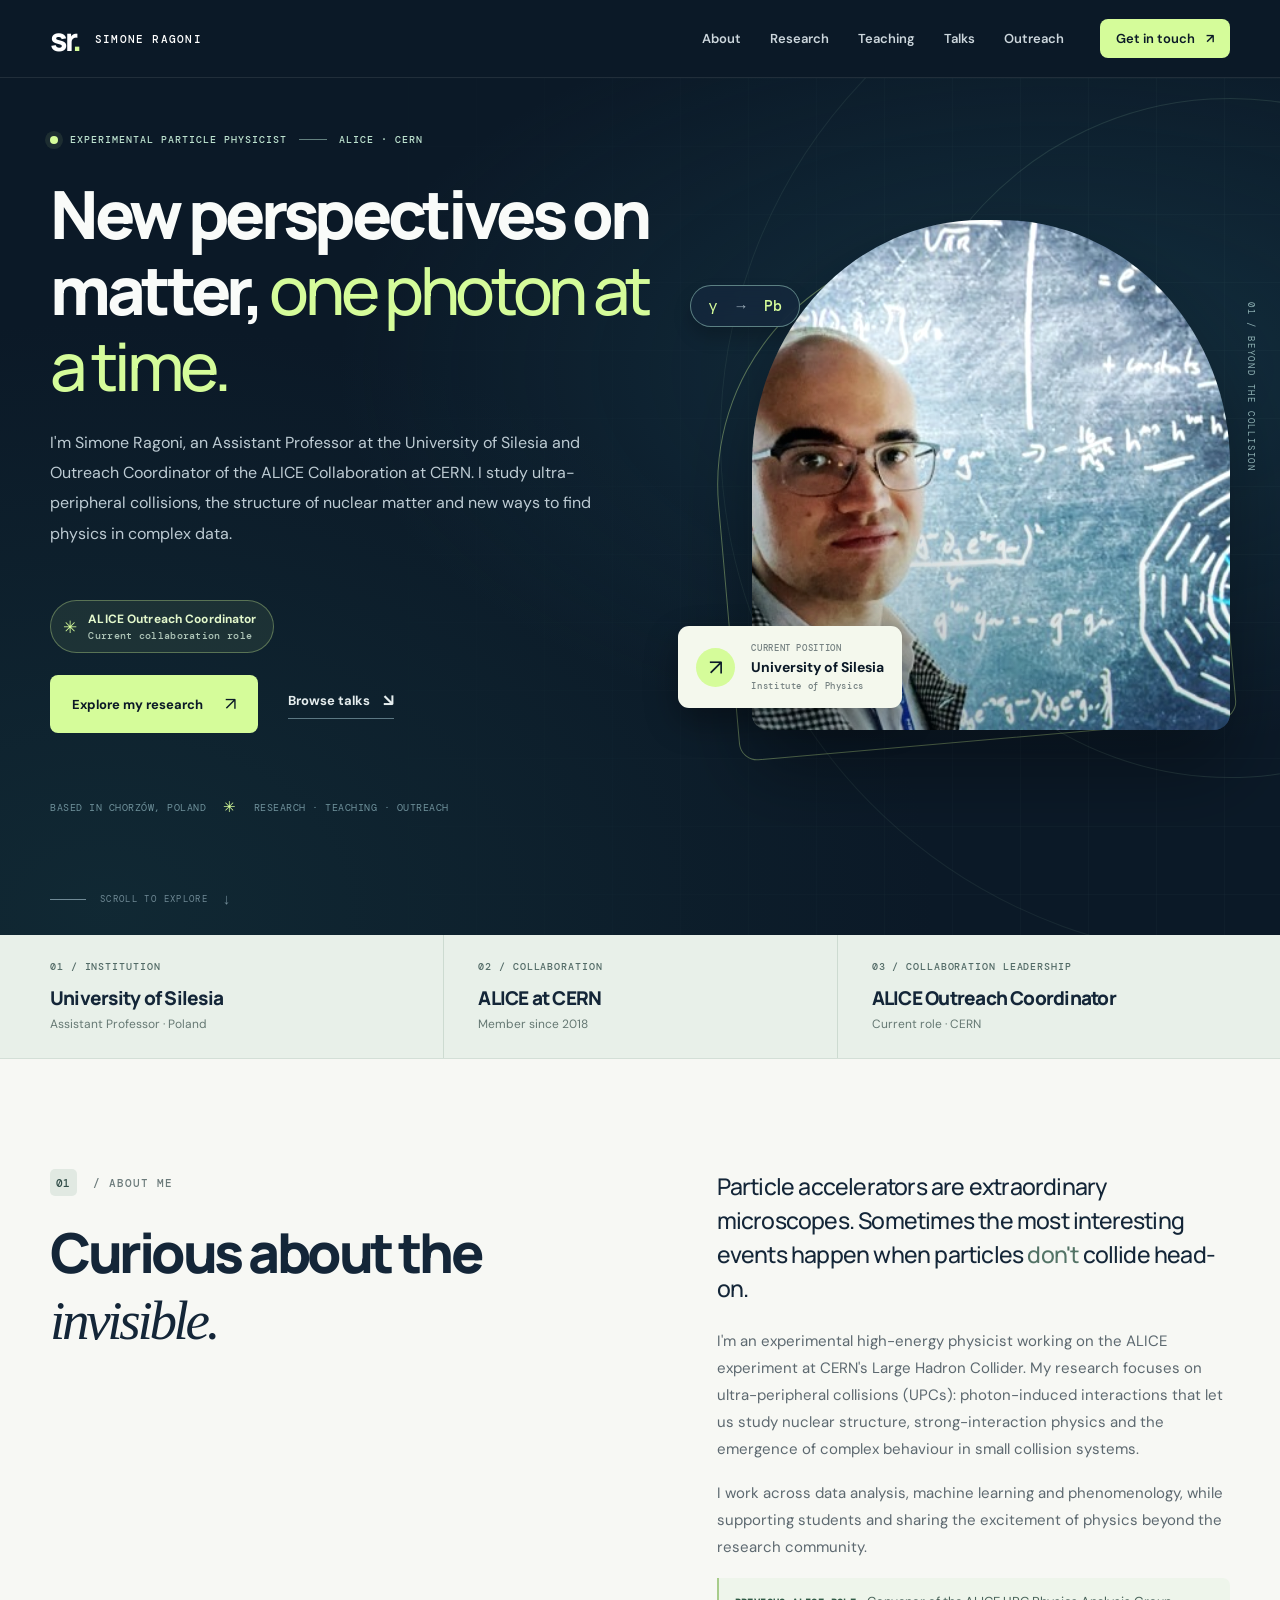
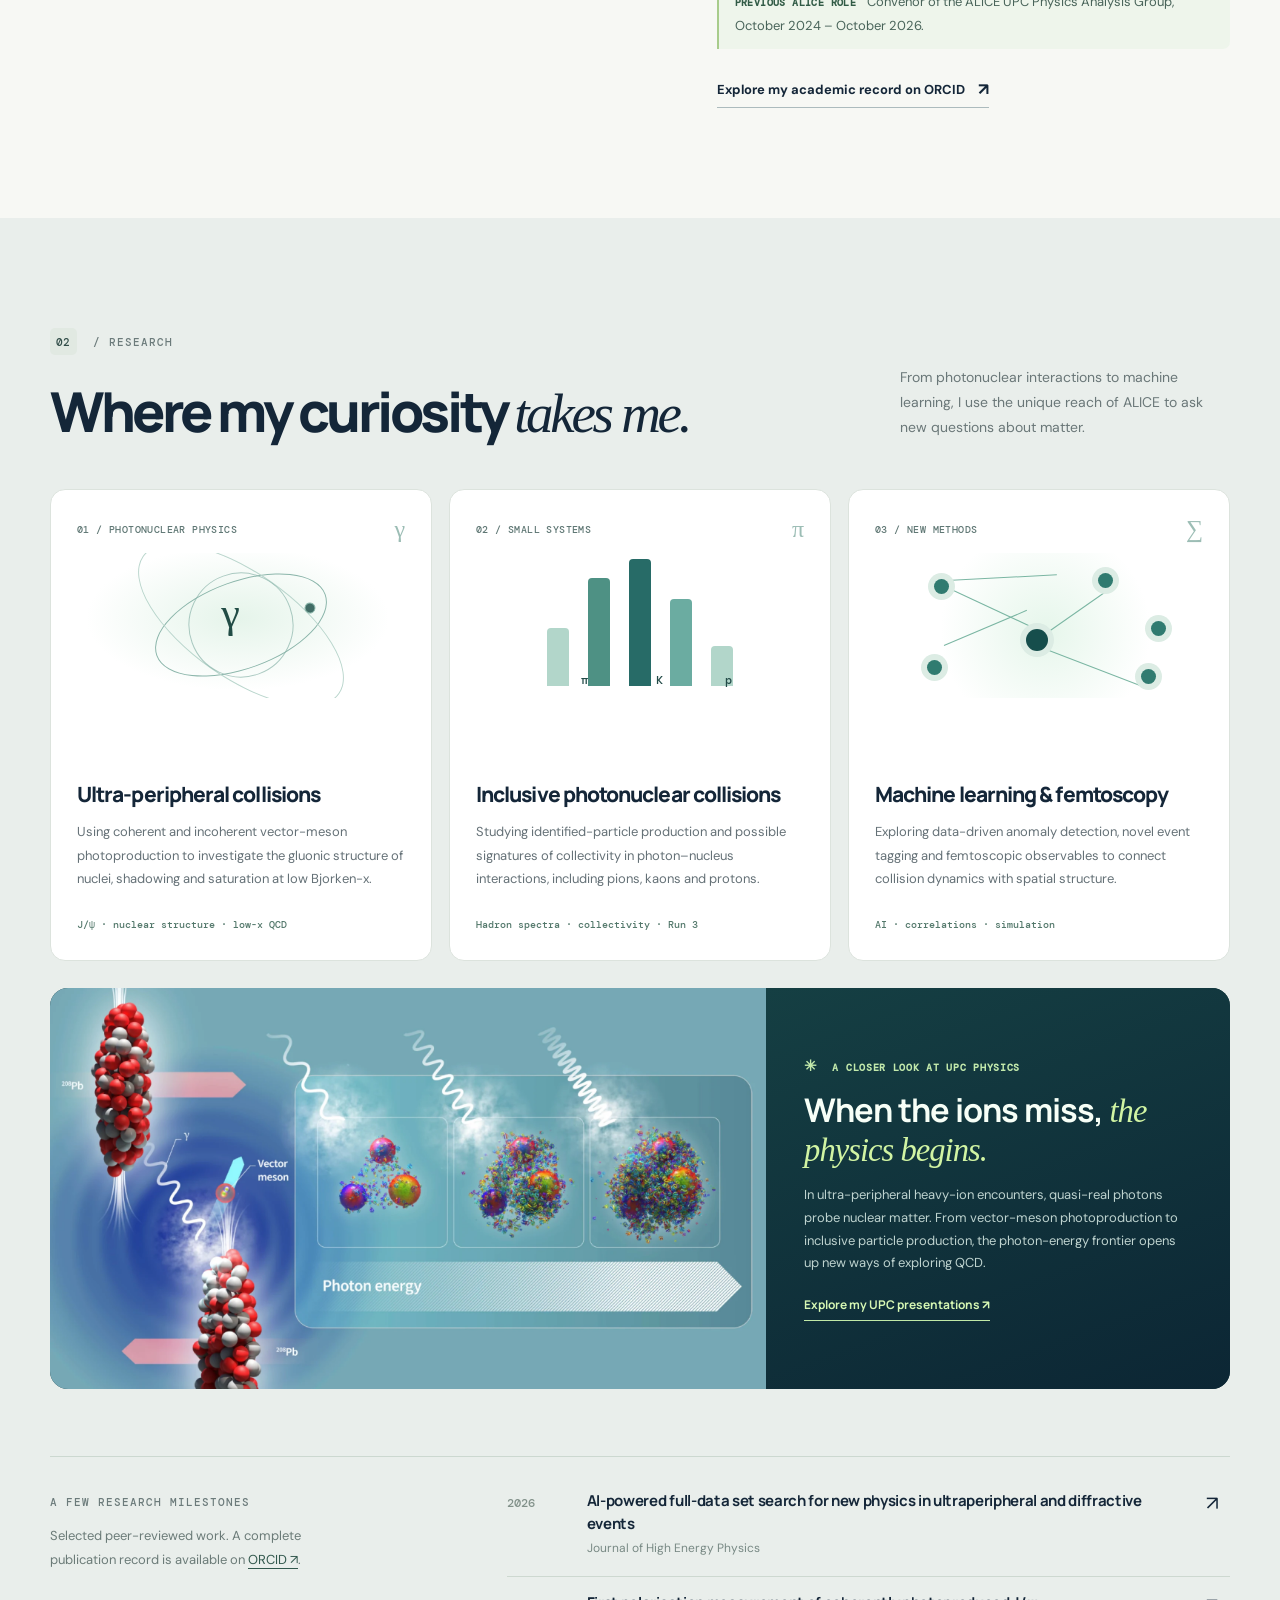
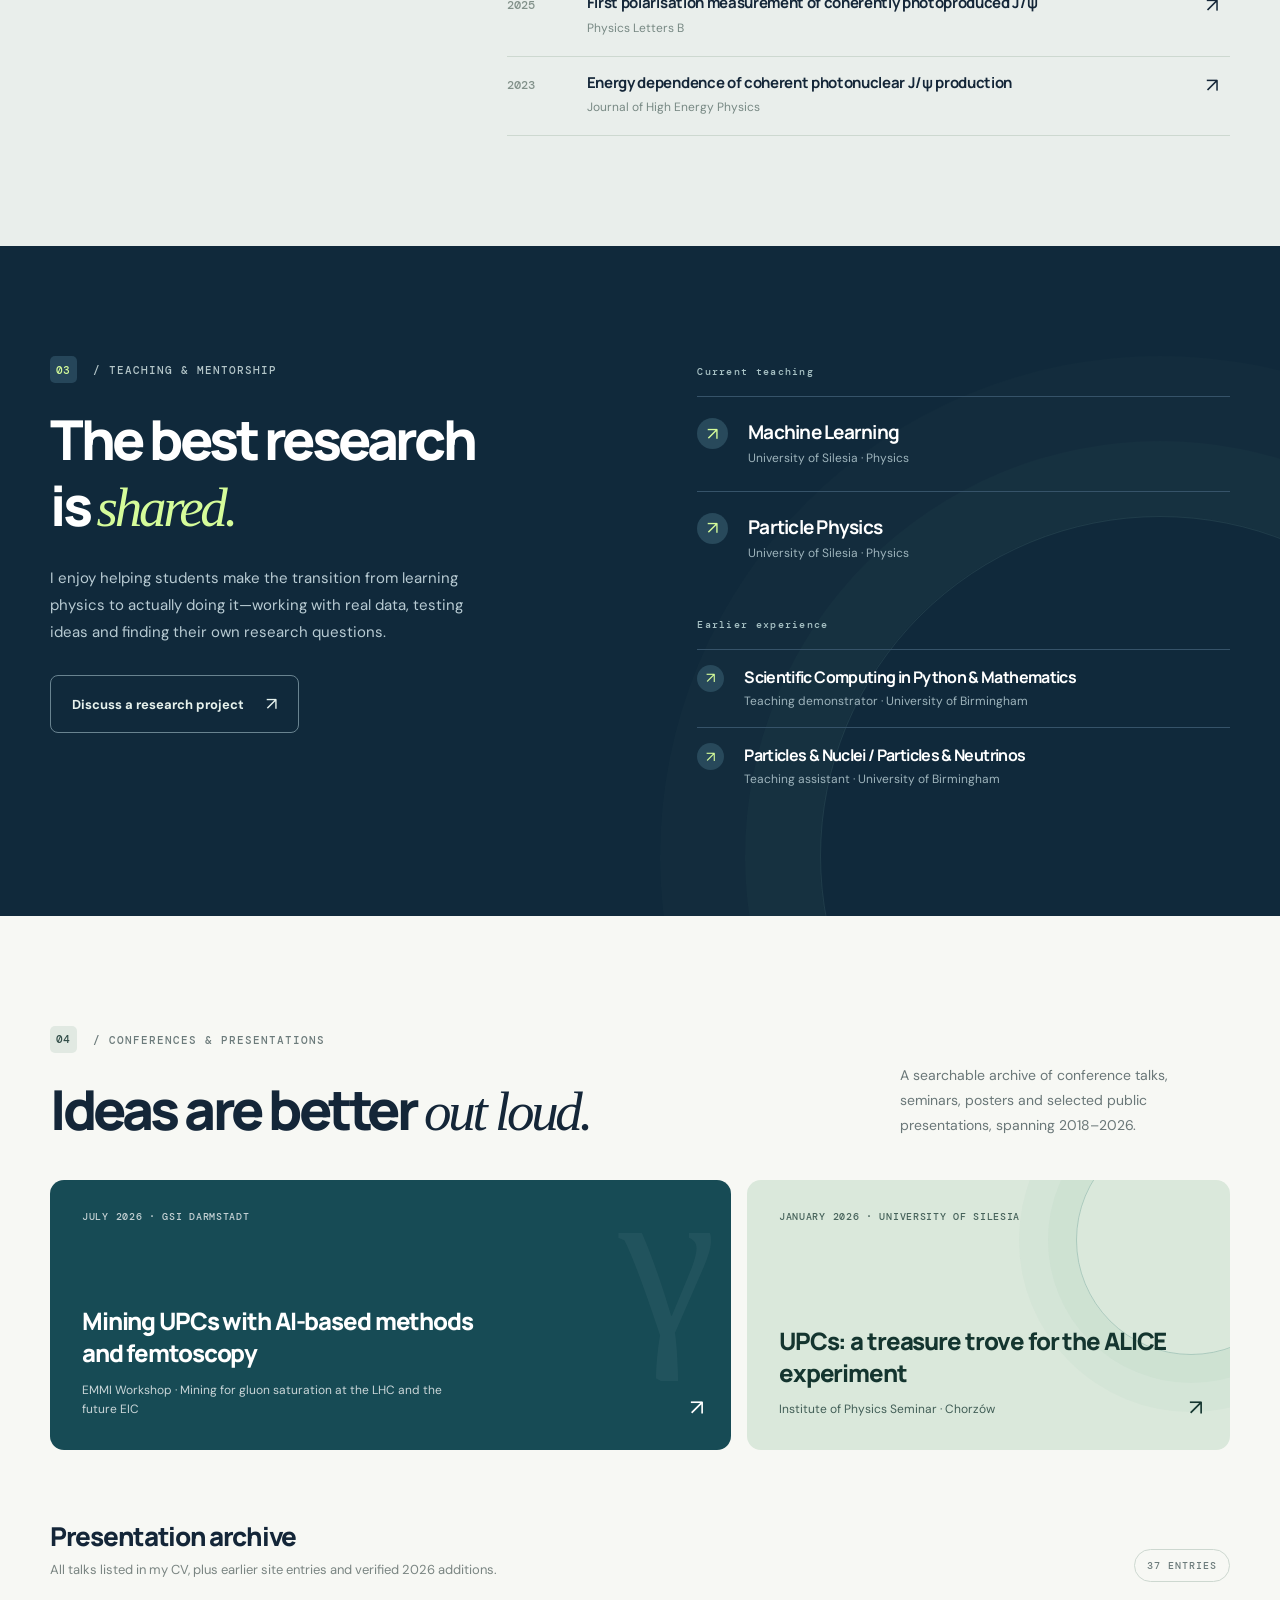
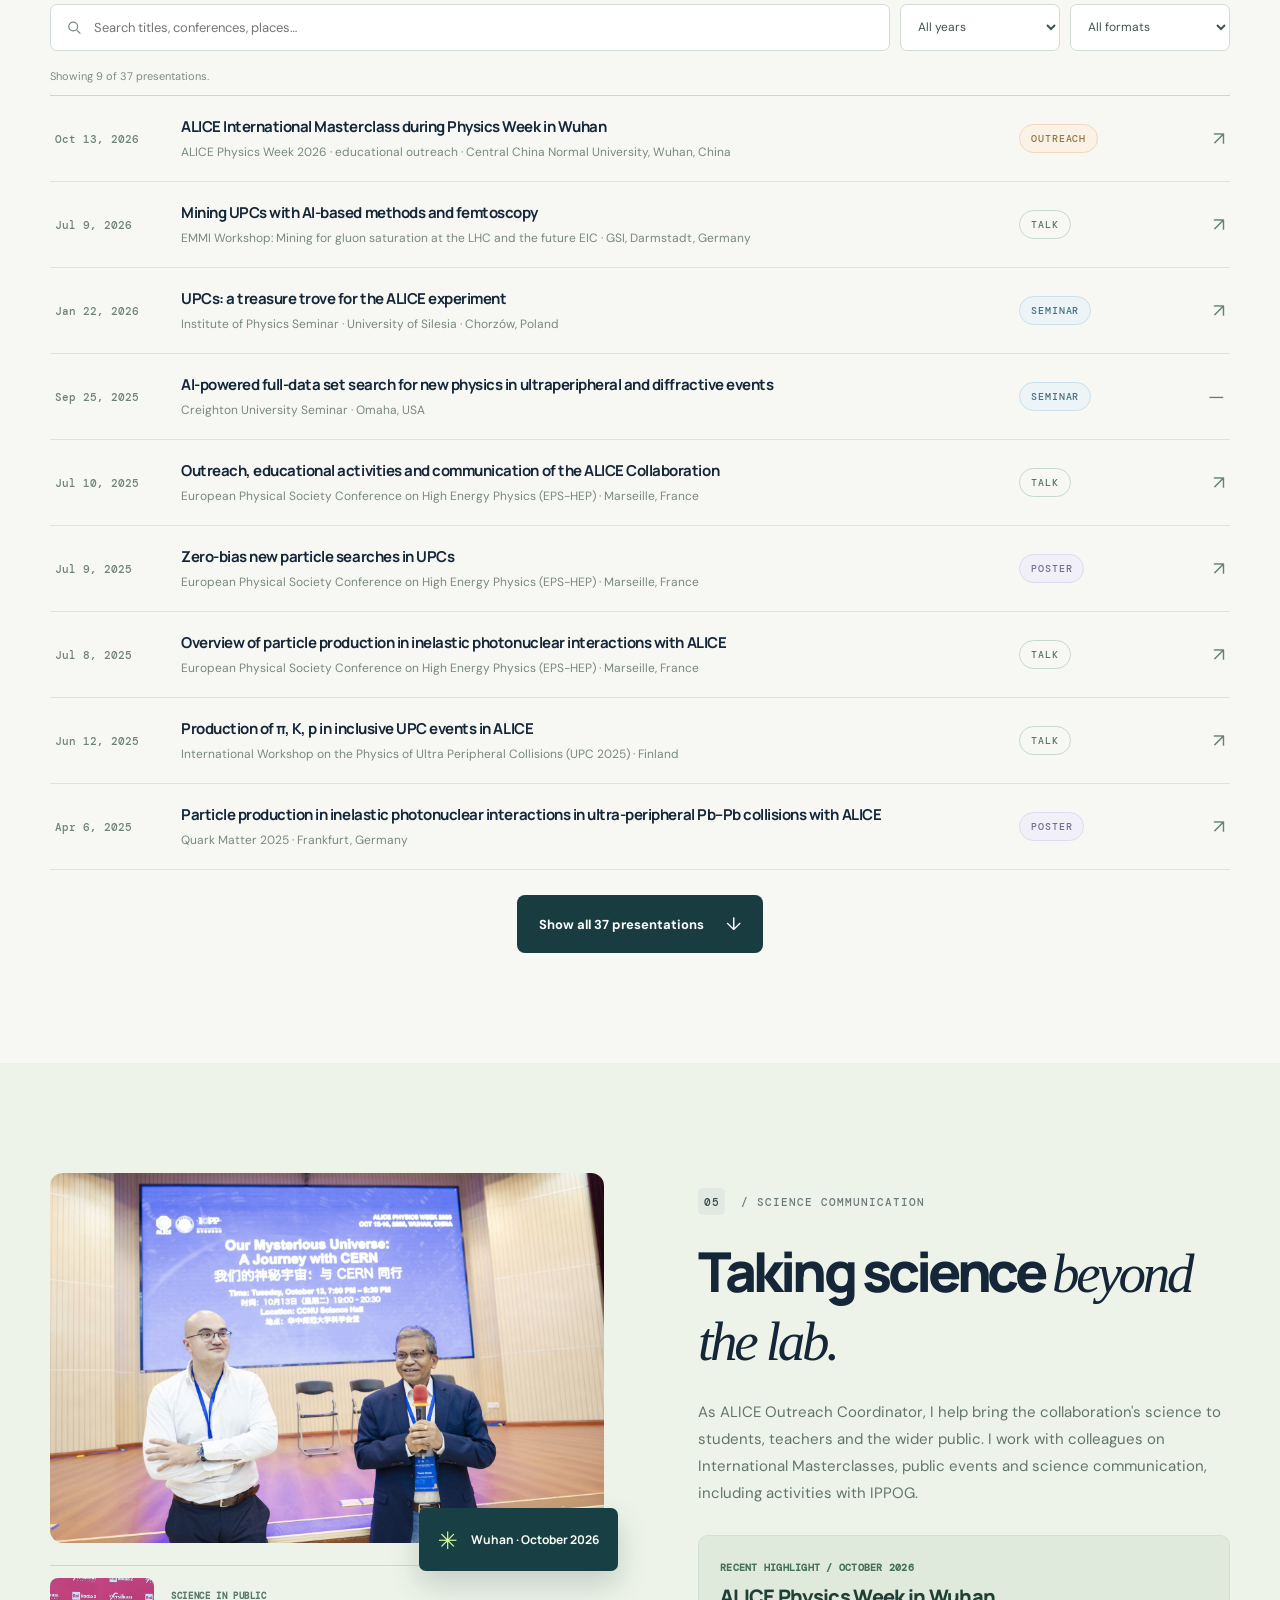
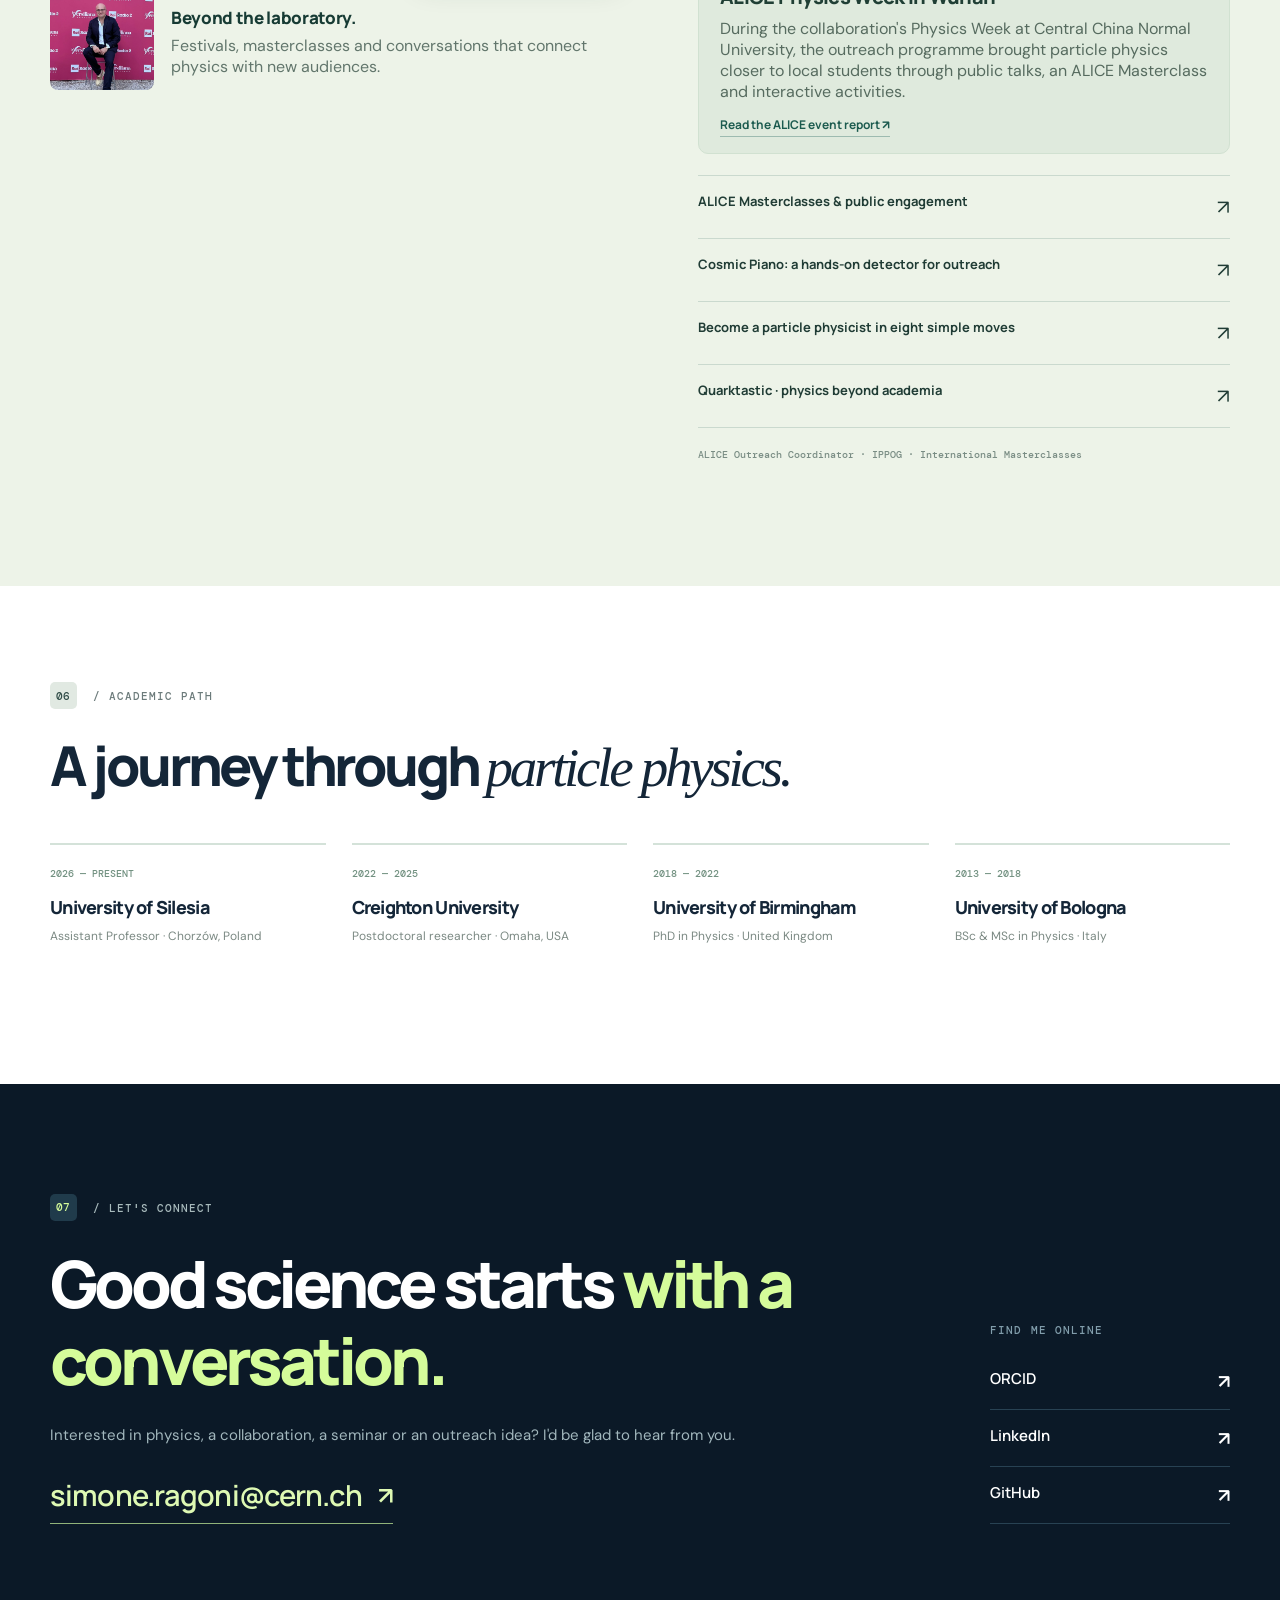
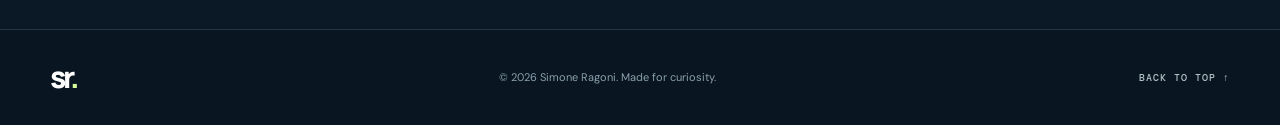
<file: index.html>
<!DOCTYPE html>

<html lang="en">
<head>
<meta charset="utf-8"/>
<meta content="width=device-width, initial-scale=1" name="viewport"/>
<meta content="#0b1927" name="theme-color"/>
<meta content="Dr Simone Ragoni is an experimental particle physicist and Assistant Professor at the University of Silesia, and ALICE Outreach Coordinator at CERN. Research in ultra-peripheral collisions, photonuclear physics and machine learning." name="description"/>
<meta content="Simone Ragoni" name="author"/>
<meta content="profile" property="og:type"/>
<meta content="Simone Ragoni — Experimental Particle Physicist" property="og:title"/>
<meta content="Assistant Professor at the University of Silesia and ALICE Outreach Coordinator. Exploring photonuclear physics, ultra-peripheral collisions, AI and science engagement." property="og:description"/>
<meta content="https://siragoni.github.io/" property="og:url"/>
<meta content="https://siragoni.github.io/assets/simone-ragoni-portrait-2026.jpg" property="og:image"/>
<meta content="summary_large_image" name="twitter:card"/>
<link href="https://siragoni.github.io/" rel="canonical"/>
<link href="./favicon.svg" rel="icon" type="image/svg+xml"/>
<link href="https://fonts.googleapis.com" rel="preconnect"/>
<link crossorigin="" href="https://fonts.gstatic.com" rel="preconnect"/>
<link href="https://fonts.googleapis.com/css2?family=DM+Sans:wght@400;500;600;700&amp;family=DM+Mono:wght@400;500&amp;family=Manrope:wght@400;500;600;700;800&amp;display=swap" rel="stylesheet"/>
<link href="./assets/styles.css" rel="stylesheet"/>
<script defer="" src="./assets/site.js"></script>
<script type="application/ld+json">
  {"@context":"https://schema.org","@type":"Person","name":"Simone Ragoni","honorificPrefix":"Dr","jobTitle":"Assistant Professor of Physics","affiliation":[{"@type":"Organization","name":"University of Silesia in Katowice"},{"@type":"Organization","name":"ALICE Collaboration"}],"url":"https://siragoni.github.io/","email":"mailto:simone.ragoni@cern.ch","sameAs":["https://orcid.org/0000-0001-9765-5668","https://github.com/siragoni","https://www.linkedin.com/in/simone-ragoni"]}
  </script>
<title>Simone Ragoni · Experimental Particle Physicist</title>
</head>
<body>
<a class="skip-link" href="#main">Skip to content</a>
<header class="site-header" id="top">
<nav aria-label="Main navigation" class="nav shell">
<a aria-label="Simone Ragoni, home" class="wordmark" href="#top"><span aria-hidden="true" class="wordmark-icon">sr<span class="wordmark-point">.</span></span><span class="wordmark-name">SIMONE RAGONI</span></a>
<button aria-controls="nav-links" aria-expanded="false" aria-label="Toggle navigation" class="menu-toggle" id="menu-toggle" type="button"><span></span><span></span><span></span></button>
<div class="nav-links" id="nav-links">
<a href="#about">About</a>
<a href="#research">Research</a>
<a href="#teaching">Teaching</a>
<a href="#talks">Talks</a>
<a href="#outreach">Outreach</a>
<a class="nav-contact" href="mailto:simone.ragoni@cern.ch">Get in touch <span aria-hidden="true">↗</span></a>
</div>
</nav>
</header>
<main id="main">
<section aria-labelledby="hero-title" class="hero">
<div aria-hidden="true" class="hero-mesh"></div>
<div aria-hidden="true" class="hero-orbit hero-orbit-one"></div>
<div aria-hidden="true" class="hero-orbit hero-orbit-two"></div>
<div class="shell hero-grid">
<div class="hero-copy">
<div class="hero-kicker"><span aria-hidden="true" class="pulse-dot"></span> EXPERIMENTAL PARTICLE PHYSICIST <span aria-hidden="true" class="kicker-rule"></span> ALICE · CERN</div>
<h1 id="hero-title">New perspectives on matter, <em>one photon at a time.</em></h1>
<p class="hero-description">I'm Simone Ragoni, an Assistant Professor at the University of Silesia and Outreach Coordinator of the ALICE Collaboration at CERN. I study ultra-peripheral collisions, the structure of nuclear matter and new ways to find physics in complex data.</p><div class="hero-current-role"><span aria-hidden="true" class="hero-role-mark">✳</span><span>ALICE Outreach Coordinator <small>Current collaboration role</small></span></div>
<div class="hero-actions">
<a class="btn btn-lime" href="#research">Explore my research <span aria-hidden="true">↗</span></a>
<a class="text-link light-link" href="#talks">Browse talks <span aria-hidden="true">↘</span></a>
</div>
<div class="hero-bottomline"><span>BASED IN CHORZÓW, POLAND</span><span aria-hidden="true" class="inline-sparkle">✳</span><span>RESEARCH · TEACHING · OUTREACH</span></div>
</div>
<div class="hero-visual">
<div aria-hidden="true" class="portrait-backplate"></div>
<img alt="Simone Ragoni at a physics event with equations on a chalkboard behind him" class="hero-portrait" fetchpriority="high" height="400" src="./assets/simone-ragoni-portrait-2026.jpg" width="400"/>
<div aria-hidden="true" class="portrait-shine"></div>
<div aria-hidden="true" class="hero-photo-side-label">01 / BEYOND THE COLLISION</div>
<div class="photo-stamp"><span aria-hidden="true" class="stamp-icon">↗</span><span><small>CURRENT POSITION</small><strong>University of Silesia</strong><small>Institute of Physics</small></span></div>
<div aria-hidden="true" class="particle-token">γ <span>→</span> Pb</div>
</div>
</div>
<div class="hero-footnote shell"><span aria-hidden="true" class="hero-line"></span><span>SCROLL TO EXPLORE</span><span aria-hidden="true">↓</span></div>
</section>
<section aria-label="Academic profile at a glance" class="quick-facts">
<div class="shell fact-grid">
<div class="fact"><span class="fact-index">01 / INSTITUTION</span><strong>University of Silesia</strong><small>Assistant Professor · Poland</small></div>
<div class="fact"><span class="fact-index">02 / COLLABORATION</span><strong>ALICE at CERN</strong><small>Member since 2018</small></div>
<div class="fact"><span class="fact-index">03 / COLLABORATION LEADERSHIP</span><strong>ALICE Outreach Coordinator</strong><small>Current role · CERN</small></div>
</div>
</section>
<section aria-labelledby="about-title" class="section about-section" id="about">
<div class="shell about-grid">
<div class="section-intro"><div class="section-eyebrow"><span>01</span> / ABOUT ME</div><h2 id="about-title">Curious about the <span class="highlight-serif">invisible.</span></h2></div>
<div class="about-text"><p class="lead">Particle accelerators are extraordinary microscopes. Sometimes the most interesting events happen when particles <em>don't</em> collide head-on.</p>
<p>I'm an experimental high-energy physicist working on the ALICE experiment at CERN's Large Hadron Collider. My research focuses on ultra-peripheral collisions (UPCs): photon-induced interactions that let us study nuclear structure, strong-interaction physics and the emergence of complex behaviour in small collision systems.</p>
<p>I work across data analysis, machine learning and phenomenology, while supporting students and sharing the excitement of physics beyond the research community.</p><p class="prior-role"><span class="role-timeline-label">PREVIOUS ALICE ROLE</span> Convenor of the ALICE UPC Physics Analysis Group, October 2024 – October 2026.</p>
<a class="text-link dark-link" href="https://orcid.org/0000-0001-9765-5668" rel="noopener noreferrer" target="_blank">Explore my academic record on ORCID <span aria-hidden="true">↗</span></a>
</div>
</div>
</section>
<section aria-labelledby="research-title" class="section research-section" id="research">
<div class="shell">
<div class="section-head"><div><div class="section-eyebrow"><span>02</span> / RESEARCH</div><h2 id="research-title">Where my curiosity <span class="highlight-serif">takes me.</span></h2></div><p>From photonuclear interactions to machine learning, I use the unique reach of ALICE to ask new questions about matter.</p></div>
<div class="research-grid">
<article class="research-card"><div class="card-top"><span class="card-number">01 / PHOTONUCLEAR PHYSICS</span><span aria-hidden="true" class="card-glyph">γ</span></div><div aria-hidden="true" class="card-art art-orbit"><span></span><span></span><b>γ</b></div><div class="card-bottom"><h3>Ultra-peripheral collisions</h3><p>Using coherent and incoherent vector-meson photoproduction to investigate the gluonic structure of nuclei, shadowing and saturation at low Bjorken-x.</p><span class="card-keywords">J/ψ · nuclear structure · low-x QCD</span></div></article>
<article class="research-card"><div class="card-top"><span class="card-number">02 / SMALL SYSTEMS</span><span aria-hidden="true" class="card-glyph">π</span></div><div aria-hidden="true" class="card-art art-spectrum"><i></i><i></i><i></i><i></i><i></i><span>π</span><span>K</span><span>p</span></div><div class="card-bottom"><h3>Inclusive photonuclear collisions</h3><p>Studying identified-particle production and possible signatures of collectivity in photon–nucleus interactions, including pions, kaons and protons.</p><span class="card-keywords">Hadron spectra · collectivity · Run 3</span></div></article>
<article class="research-card"><div class="card-top"><span class="card-number">03 / NEW METHODS</span><span aria-hidden="true" class="card-glyph">∑</span></div><div aria-hidden="true" class="card-art art-network"><span class="node n1"></span><span class="node n2"></span><span class="node n3"></span><span class="node n4"></span><span class="node n5"></span><span class="node n6"></span><span class="bridge b1"></span><span class="bridge b2"></span><span class="bridge b3"></span><span class="bridge b4"></span><span class="bridge b5"></span></div><div class="card-bottom"><h3>Machine learning &amp; femtoscopy</h3><p>Exploring data-driven anomaly detection, novel event tagging and femtoscopic observables to connect collision dynamics with spatial structure.</p><span class="card-keywords">AI · correlations · simulation</span></div></article>
</div>
<div class="research-showcase">
<div class="research-showcase-image"><img alt="Scientific illustration of ultra-peripheral lead–lead interactions, showing photons and increasingly complex final states with rising photon energy" decoding="async" height="1084" loading="lazy" src="./assets/upc-photonuclear-diagram.webp" width="1932"/></div>
<div class="research-showcase-copy"><span class="showcase-eyebrow"><span aria-hidden="true" class="showcase-sparkle">✳</span> A CLOSER LOOK AT UPC PHYSICS</span>
<h3>When the ions miss, <em>the physics begins.</em></h3>
<p>In ultra-peripheral heavy-ion encounters, quasi-real photons probe nuclear matter. From vector-meson photoproduction to inclusive particle production, the photon-energy frontier opens up new ways of exploring QCD.</p>
<a class="showcase-link" href="#talks">Explore my UPC presentations <span aria-hidden="true">↗</span></a></div>
</div><div class="selected-work">
<div class="selected-work-heading"><span class="section-eyebrow">A FEW RESEARCH MILESTONES</span><p>Selected peer-reviewed work. A complete publication record is available on <a href="https://orcid.org/0000-0001-9765-5668" rel="noopener noreferrer" target="_blank">ORCID ↗</a>.</p></div>
<div class="work-list">
<a class="work-item" href="https://doi.org/10.1007/JHEP04(2026)139" rel="noopener noreferrer" target="_blank"><span class="work-year">2026</span><span class="work-title">AI-powered full-data set search for new physics in ultraperipheral and diffractive events <small>Journal of High Energy Physics</small></span><span aria-hidden="true" class="work-arrow">↗</span></a>
<a class="work-item" href="https://arxiv.org/abs/2304.10928" rel="noopener noreferrer" target="_blank"><span class="work-year">2025</span><span class="work-title">First polarisation measurement of coherently photoproduced J/ψ <small>Physics Letters B</small></span><span aria-hidden="true" class="work-arrow">↗</span></a>
<a class="work-item" href="https://arxiv.org/abs/2305.19060" rel="noopener noreferrer" target="_blank"><span class="work-year">2023</span><span class="work-title">Energy dependence of coherent photonuclear J/ψ production <small>Journal of High Energy Physics</small></span><span aria-hidden="true" class="work-arrow">↗</span></a>
</div>
</div>
</div>
</section>
<section aria-labelledby="teaching-title" class="section teaching-section" id="teaching">
<div class="shell teaching-grid">
<div><div class="section-eyebrow eyebrow-dark"><span>03</span> / TEACHING &amp; MENTORSHIP</div><h2 id="teaching-title">The best research is <span class="highlight-serif">shared.</span></h2><p class="teaching-intro">I enjoy helping students make the transition from learning physics to actually doing it—working with real data, testing ideas and finding their own research questions.</p><a class="btn btn-outline" href="mailto:simone.ragoni@cern.ch?subject=Student%20research%20enquiry">Discuss a research project <span aria-hidden="true">↗</span></a></div>
<div class="teaching-courses"><h3>Current teaching</h3><div class="course"><span class="course-marker">↗</span><div><h4>Machine Learning</h4><p>University of Silesia · Physics</p></div></div><div class="course"><span class="course-marker">↗</span><div><h4>Particle Physics</h4><p>University of Silesia · Physics</p></div></div><h3 class="past-label">Earlier experience</h3><div class="course course-compact"><span class="course-marker">↗</span><div><h4>Scientific Computing in Python &amp; Mathematics</h4><p>Teaching demonstrator · University of Birmingham</p></div></div><div class="course course-compact"><span class="course-marker">↗</span><div><h4>Particles &amp; Nuclei / Particles &amp; Neutrinos</h4><p>Teaching assistant · University of Birmingham</p></div></div></div>
</div>
</section>
<section aria-labelledby="talks-title" class="section talks-section" id="talks">
<div class="shell">
<div class="section-head talks-head"><div><div class="section-eyebrow"><span>04</span> / CONFERENCES &amp; PRESENTATIONS</div><h2 id="talks-title">Ideas are better <span class="highlight-serif">out loud.</span></h2></div><p>A searchable archive of conference talks, seminars, posters and selected public presentations, spanning 2018–2026.</p></div>
<div aria-label="Recent presentations" class="talk-featured">
<a class="featured-talk featured-primary" href="https://indico.gsi.de/event/24193/contributions/101160/" rel="noopener noreferrer" target="_blank"><span class="featured-meta">JULY 2026 <span aria-hidden="true">·</span> GSI DARMSTADT</span><div><h3>Mining UPCs with AI-based methods and femtoscopy</h3><p>EMMI Workshop · Mining for gluon saturation at the LHC and the future EIC</p></div><span aria-hidden="true" class="featured-arrow">↗</span></a>
<a class="featured-talk featured-secondary" href="https://us.edu.pl/instytut/ifiz/seminarium-instytutowe-04-12-2025-dr-simone-ragoni/" rel="noopener noreferrer" target="_blank"><span class="featured-meta">JANUARY 2026 <span aria-hidden="true">·</span> UNIVERSITY OF SILESIA</span><div><h3>UPCs: a treasure trove for the ALICE experiment</h3><p>Institute of Physics Seminar · Chorzów</p></div><span aria-hidden="true" class="featured-arrow">↗</span></a>
</div>
<div class="archive-header"><div><h3>Presentation archive</h3><p>All talks listed in my CV, plus earlier site entries and verified 2026 additions.</p></div><span class="archive-total">37 ENTRIES</span></div>
<div aria-label="Filter presentations" class="filters" id="talk-filters" role="search"><label class="searchbox"><span class="sr-only">Search presentations</span><svg aria-hidden="true" viewbox="0 0 24 24"><circle cx="10.5" cy="10.5" r="6.5"></circle><path d="m16 16 5 5"></path></svg><input autocomplete="off" id="talk-search" placeholder="Search titles, conferences, places…" type="search"/></label><label class="select-wrap"><span class="sr-only">Filter by year</span><select id="talk-year"><option value="all">All years</option></select></label><label class="select-wrap"><span class="sr-only">Filter by type</span><select id="talk-type"><option value="all">All formats</option><option value="Talk">Talks</option><option value="Seminar">Seminars</option><option value="Poster">Posters</option><option value="Outreach">Outreach</option></select></label></div>
<p aria-live="polite" class="results-line" id="talk-results">Showing the latest presentations.</p>
<div class="talk-list" id="talk-list">
<!-- TALKS:START -->
          <a class="talk-row" data-year="2026" data-type="Outreach" href="https://alice-collaboration.web.cern.ch/2026-ALICE-Physics-Week" target="_blank" rel="noopener noreferrer"><span class="talk-date">Oct 13, 2026</span><div class="talk-main"><h4>ALICE International Masterclass during Physics Week in Wuhan</h4><p>ALICE Physics Week 2026 · educational outreach <span aria-hidden="true">·</span> Central China Normal University, Wuhan, China</p></div><span class="talk-type t-outreach">Outreach</span><span class="talk-action" aria-hidden="true">↗</span></a>
          <a class="talk-row" data-year="2026" data-type="Talk" href="https://indico.gsi.de/event/24193/contributions/101160/" target="_blank" rel="noopener noreferrer"><span class="talk-date">Jul 9, 2026</span><div class="talk-main"><h4>Mining UPCs with AI-based methods and femtoscopy</h4><p>EMMI Workshop: Mining for gluon saturation at the LHC and the future EIC <span aria-hidden="true">·</span> GSI, Darmstadt, Germany</p></div><span class="talk-type t-talk">Talk</span><span class="talk-action" aria-hidden="true">↗</span></a>
          <a class="talk-row" data-year="2026" data-type="Seminar" href="https://us.edu.pl/instytut/ifiz/seminarium-instytutowe-04-12-2025-dr-simone-ragoni/" target="_blank" rel="noopener noreferrer"><span class="talk-date">Jan 22, 2026</span><div class="talk-main"><h4>UPCs: a treasure trove for the ALICE experiment</h4><p>Institute of Physics Seminar · University of Silesia <span aria-hidden="true">·</span> Chorzów, Poland</p></div><span class="talk-type t-seminar">Seminar</span><span class="talk-action" aria-hidden="true">↗</span></a>
          <div class="talk-row no-link" data-year="2025" data-type="Seminar"><span class="talk-date">Sep 25, 2025</span><div class="talk-main"><h4>AI-powered full-data set search for new physics in ultraperipheral and diffractive events</h4><p>Creighton University Seminar <span aria-hidden="true">·</span> Omaha, USA</p></div><span class="talk-type t-seminar">Seminar</span><span class="talk-action" aria-hidden="true">—</span></div>
          <a class="talk-row" data-year="2025" data-type="Talk" href="https://indico.in2p3.fr/event/33627/contributions/155060/" target="_blank" rel="noopener noreferrer"><span class="talk-date">Jul 10, 2025</span><div class="talk-main"><h4>Outreach, educational activities and communication of the ALICE Collaboration</h4><p>European Physical Society Conference on High Energy Physics (EPS-HEP) <span aria-hidden="true">·</span> Marseille, France</p></div><span class="talk-type t-talk">Talk</span><span class="talk-action" aria-hidden="true">↗</span></a>
          <a class="talk-row" data-year="2025" data-type="Poster" href="https://indico.in2p3.fr/event/33627/contributions/155174/" target="_blank" rel="noopener noreferrer"><span class="talk-date">Jul 9, 2025</span><div class="talk-main"><h4>Zero-bias new particle searches in UPCs</h4><p>European Physical Society Conference on High Energy Physics (EPS-HEP) <span aria-hidden="true">·</span> Marseille, France</p></div><span class="talk-type t-poster">Poster</span><span class="talk-action" aria-hidden="true">↗</span></a>
          <a class="talk-row" data-year="2025" data-type="Talk" href="https://indico.in2p3.fr/event/33627/contributions/156314/" target="_blank" rel="noopener noreferrer"><span class="talk-date">Jul 8, 2025</span><div class="talk-main"><h4>Overview of particle production in inelastic photonuclear interactions with ALICE</h4><p>European Physical Society Conference on High Energy Physics (EPS-HEP) <span aria-hidden="true">·</span> Marseille, France</p></div><span class="talk-type t-talk">Talk</span><span class="talk-action" aria-hidden="true">↗</span></a>
          <a class="talk-row" data-year="2025" data-type="Talk" href="https://indico.global/event/9992/contributions/122608/" target="_blank" rel="noopener noreferrer"><span class="talk-date">Jun 12, 2025</span><div class="talk-main"><h4>Production of π, K, p in inclusive UPC events in ALICE</h4><p>International Workshop on the Physics of Ultra Peripheral Collisions (UPC 2025) <span aria-hidden="true">·</span> Finland</p></div><span class="talk-type t-talk">Talk</span><span class="talk-action" aria-hidden="true">↗</span></a>
          <a class="talk-row" data-year="2025" data-type="Poster" href="https://indico.cern.ch/event/1334113/contributions/6351027/" target="_blank" rel="noopener noreferrer"><span class="talk-date">Apr 6, 2025</span><div class="talk-main"><h4>Particle production in inelastic photonuclear interactions in ultra-peripheral Pb–Pb collisions with ALICE</h4><p>Quark Matter 2025 <span aria-hidden="true">·</span> Frankfurt, Germany</p></div><span class="talk-type t-poster">Poster</span><span class="talk-action" aria-hidden="true">↗</span></a>
          <div class="talk-row no-link" data-year="2025" data-type="Seminar"><span class="talk-date">Feb 28, 2025</span><div class="talk-main"><h4>Past, present and future of UPCs in ALICE</h4><p>University of Sonora Seminar <span aria-hidden="true">·</span> Sonora, Mexico</p></div><span class="talk-type t-seminar">Seminar</span><span class="talk-action" aria-hidden="true">—</span></div>
          <a class="talk-row" data-year="2024" data-type="Talk" href="https://indico.cern.ch/event/1367518/contributions/6224225/" target="_blank" rel="noopener noreferrer"><span class="talk-date">Dec 13, 2024</span><div class="talk-main"><h4>Zero-bias new particle searches and other machine learning applications for UPCs</h4><p>Forward Physics Workshop <span aria-hidden="true">·</span> CERN, Geneva, Switzerland</p></div><span class="talk-type t-talk">Talk</span><span class="talk-action" aria-hidden="true">↗</span></a>
          <a class="talk-row" data-year="2024" data-type="Talk" href="https://indico.cern.ch/event/1462154/" target="_blank" rel="noopener noreferrer"><span class="talk-date">Dec 5, 2024</span><div class="talk-main"><h4>Machine learning opportunities for tagging photo-induced and diffractive events in continuous-readout experiments</h4><p>ALICE Physics Week <span aria-hidden="true">·</span> Salerno, Italy</p></div><span class="talk-type t-talk">Talk</span><span class="talk-action" aria-hidden="true">↗</span></a>
          <a class="talk-row" data-year="2024" data-type="Talk" href="https://indico.cern.ch/event/1354173/contributions/6078734/" target="_blank" rel="noopener noreferrer"><span class="talk-date">Sep 11, 2024</span><div class="talk-main"><h4>Overview of the latest ALICE UPC and photonuclear results</h4><p>Diffraction and Low-x <span aria-hidden="true">·</span> Palermo, Italy</p></div><span class="talk-type t-talk">Talk</span><span class="talk-action" aria-hidden="true">↗</span></a>
          <a class="talk-row" data-year="2024" data-type="Talk" href="https://indico.uni-muenster.de/event/2607/contributions/4635/" target="_blank" rel="noopener noreferrer"><span class="talk-date">Sep 4, 2024</span><div class="talk-main"><h4>Incoherent and coherent UPCs with ALICE</h4><p>International Workshop: QCD Challenges from pp to A–A Collisions <span aria-hidden="true">·</span> Münster, Germany</p></div><span class="talk-type t-talk">Talk</span><span class="talk-action" aria-hidden="true">↗</span></a>
          <a class="talk-row" data-year="2024" data-type="Talk" href="https://indico.cern.ch/event/1291157/contributions/5887124/" target="_blank" rel="noopener noreferrer"><span class="talk-date">Jul 19, 2024</span><div class="talk-main"><h4>Outreach, educational activities and communication of the ALICE Collaboration</h4><p>International Conference on High Energy Physics (ICHEP) <span aria-hidden="true">·</span> Prague, Czechia</p></div><span class="talk-type t-talk">Talk</span><span class="talk-action" aria-hidden="true">↗</span></a>
          <a class="talk-row" data-year="2023" data-type="Poster" href="https://indico.cern.ch/event/1339885/contributions/5640657/" target="_blank" rel="noopener noreferrer"><span class="talk-date">Oct 25, 2023</span><div class="talk-main"><h4>Studying photonuclear cross sections with UPCs in ALICE</h4><p>WE-Heraeus Forward Physics Workshop · poster &amp; flash talk (honourable mention) <span aria-hidden="true">·</span> Bonn, Germany</p></div><span class="talk-type t-poster">Poster</span><span class="talk-action" aria-hidden="true">↗</span></a>
          <a class="talk-row" data-year="2023" data-type="Talk" href="https://indico.cern.ch/event/1139644/contributions/5540119/" target="_blank" rel="noopener noreferrer"><span class="talk-date">Sep 6, 2023</span><div class="talk-main"><h4>First global study of super-dense gluonic matter with UPCs by ALICE</h4><p>Quark Matter 2023 <span aria-hidden="true">·</span> Houston, USA</p></div><span class="talk-type t-talk">Talk</span><span class="talk-action" aria-hidden="true">↗</span></a>
          <a class="talk-row" data-year="2023" data-type="Seminar" href="https://indico.cern.ch/event/1281609/" target="_blank" rel="noopener noreferrer"><span class="talk-date">Jun 27, 2023</span><div class="talk-main"><h4>Recent ALICE results on charmonium photoproduction</h4><p>CERN Seminar · invited <span aria-hidden="true">·</span> CERN, Geneva, Switzerland</p></div><span class="talk-type t-seminar">Seminar</span><span class="talk-action" aria-hidden="true">↗</span></a>
          <a class="talk-row" data-year="2023" data-type="Talk" href="https://moriond.in2p3.fr/2023/QCD/Program.html" target="_blank" rel="noopener noreferrer"><span class="talk-date">Mar 31, 2023</span><div class="talk-main"><h4>Recent results on J/ψ photoproduction in ultra-peripheral collisions with ALICE</h4><p>Rencontres de Moriond QCD · invited <span aria-hidden="true">·</span> La Thuile, Italy</p></div><span class="talk-type t-talk">Talk</span><span class="talk-action" aria-hidden="true">↗</span></a>
          <div class="talk-row no-link" data-year="2023" data-type="Talk"><span class="talk-date">2023</span><div class="talk-main"><h4>New results in UPC</h4><p>ALICE Physics Week <span aria-hidden="true">·</span> Bucharest, Romania</p></div><span class="talk-type t-talk">Talk</span><span class="talk-action" aria-hidden="true">—</span></div>
          <div class="talk-row no-link" data-year="2022" data-type="Outreach"><span class="talk-date">Dec 20, 2022</span><div class="talk-main"><h4>Become a particle physicist in eight simple moves</h4><p>Public book presentation · City Hall <span aria-hidden="true">·</span> Carrara, Italy</p></div><span class="talk-type t-outreach">Outreach</span><span class="talk-action" aria-hidden="true">—</span></div>
          <a class="talk-row" data-year="2022" data-type="Outreach" href="https://indico.cern.ch/event/1185824/contributions/5025517/" target="_blank" rel="noopener noreferrer"><span class="talk-date">2022</span><div class="talk-main"><h4>Become a particle physicist in eight simple moves</h4><p>24th IPPOG Meeting <span aria-hidden="true">·</span> CERN, Geneva, Switzerland</p></div><span class="talk-type t-outreach">Outreach</span><span class="talk-action" aria-hidden="true">↗</span></a>
          <div class="talk-row no-link" data-year="2022" data-type="Talk"><span class="talk-date">2022</span><div class="talk-main"><h4>Recent ALICE results on charmonium photoproduction</h4><p>CIPANP · invited <span aria-hidden="true">·</span> Orlando, USA</p></div><span class="talk-type t-talk">Talk</span><span class="talk-action" aria-hidden="true">—</span></div>
          <div class="talk-row no-link" data-year="2022" data-type="Talk"><span class="talk-date">2022</span><div class="talk-main"><h4>New results in UPC</h4><p>ALICE Physics Week <span aria-hidden="true">·</span> CERN, Geneva, Switzerland</p></div><span class="talk-type t-talk">Talk</span><span class="talk-action" aria-hidden="true">—</span></div>
          <div class="talk-row no-link" data-year="2021" data-type="Talk"><span class="talk-date">Jun 8, 2021</span><div class="talk-main"><h4>New measurements on diffractive vector mesons</h4><p>Large Hadron Collider Physics Conference (LHCP) · ALICE/LHCb <span aria-hidden="true">·</span> Online</p></div><span class="talk-type t-talk">Talk</span><span class="talk-action" aria-hidden="true">—</span></div>
          <div class="talk-row no-link" data-year="2021" data-type="Talk"><span class="talk-date">Apr 12, 2021</span><div class="talk-main"><h4>J/ψ photoproduction analysis in ALICE</h4><p>Joint Institute of Physics Nuclear / Particle / Astroparticle Conference <span aria-hidden="true">·</span> Online</p></div><span class="talk-type t-talk">Talk</span><span class="talk-action" aria-hidden="true">—</span></div>
          <div class="talk-row no-link" data-year="2021" data-type="Talk"><span class="talk-date">2021</span><div class="talk-main"><h4>J/ψ polarisation and neutron emission</h4><p>ALICE Physics Week <span aria-hidden="true">·</span> Online</p></div><span class="talk-type t-talk">Talk</span><span class="talk-action" aria-hidden="true">—</span></div>
          <a class="talk-row" data-year="2021" data-type="Talk" href="https://arxiv.org/abs/2206.11624" target="_blank" rel="noopener noreferrer"><span class="talk-date">2021</span><div class="talk-main"><h4>Recent ALICE results on vector-meson photoproduction</h4><p>Diffraction and Low-x <span aria-hidden="true">·</span> Elba, Italy</p></div><span class="talk-type t-talk">Talk</span><span class="talk-action" aria-hidden="true">↗</span></a>
          <div class="talk-row no-link" data-year="2020" data-type="Poster"><span class="talk-date">May 25, 2020</span><div class="talk-main"><h4>UPC: a powerful tool for J/ψ photoproduction analysis in ALICE</h4><p>Large Hadron Collider Physics Conference (LHCP) <span aria-hidden="true">·</span> Online</p></div><span class="talk-type t-poster">Poster</span><span class="talk-action" aria-hidden="true">—</span></div>
          <div class="talk-row no-link" data-year="2020" data-type="Outreach"><span class="talk-date">Feb 18, 2020</span><div class="talk-main"><h4>Outreach with high-school students at CERN</h4><p>High-school outreach presentation <span aria-hidden="true">·</span> Pisa, Italy</p></div><span class="talk-type t-outreach">Outreach</span><span class="talk-action" aria-hidden="true">—</span></div>
          <div class="talk-row no-link" data-year="2020" data-type="Talk"><span class="talk-date">2020</span><div class="talk-main"><h4>J/ψ polarisation</h4><p>ALICE Physics Week <span aria-hidden="true">·</span> Online</p></div><span class="talk-type t-talk">Talk</span><span class="talk-action" aria-hidden="true">—</span></div>
          <div class="talk-row no-link" data-year="2020" data-type="Talk"><span class="talk-date">2020</span><div class="talk-main"><h4>Overview of J/ψ in UPCs</h4><p>ALICE Juniors Day <span aria-hidden="true">·</span> Online</p></div><span class="talk-type t-talk">Talk</span><span class="talk-action" aria-hidden="true">—</span></div>
          <div class="talk-row no-link" data-year="2020" data-type="Seminar"><span class="talk-date">2020</span><div class="talk-main"><h4>Overview of main UPC results</h4><p>UK Nuclear Lockdown Seminars <span aria-hidden="true">·</span> Online</p></div><span class="talk-type t-seminar">Seminar</span><span class="talk-action" aria-hidden="true">—</span></div>
          <div class="talk-row no-link" data-year="2019" data-type="Talk"><span class="talk-date">2019</span><div class="talk-main"><h4>Overview of J/ψ in UPCs</h4><p>ALICE Physics Week <span aria-hidden="true">·</span> Prague, Czechia</p></div><span class="talk-type t-talk">Talk</span><span class="talk-action" aria-hidden="true">—</span></div>
          <div class="talk-row no-link" data-year="2019" data-type="Poster"><span class="talk-date">2019</span><div class="talk-main"><h4>Recent results for forward J/ψ production in Pb–Pb UPCs</h4><p>International Nuclear Physics Conference (INPC) <span aria-hidden="true">·</span> Glasgow, UK</p></div><span class="talk-type t-poster">Poster</span><span class="talk-action" aria-hidden="true">—</span></div>
          <div class="talk-row no-link" data-year="2018" data-type="Talk"><span class="talk-date">Jul 19, 2018</span><div class="talk-main"><h4>Charged-hadron production in Xe–Xe collisions: details of the TOF analysis</h4><p>ALICE Juniors Day <span aria-hidden="true">·</span> CERN, Geneva, Switzerland</p></div><span class="talk-type t-talk">Talk</span><span class="talk-action" aria-hidden="true">—</span></div>
          <div class="talk-row no-link" data-year="2018" data-type="Poster"><span class="talk-date">2018</span><div class="talk-main"><h4>Production of pions, kaons and protons in Xe–Xe collisions at 5.44 TeV</h4><p>Large Hadron Collider Physics Conference (LHCP) <span aria-hidden="true">·</span> Bologna, Italy</p></div><span class="talk-type t-poster">Poster</span><span class="talk-action" aria-hidden="true">—</span></div>
          <!-- TALKS:END -->
</div>
<div class="archive-actions"><button class="btn btn-dark" id="show-talks" type="button">Show all 37 presentations <span aria-hidden="true">↓</span></button><button class="clear-filters" hidden="" id="clear-filters" type="button">Clear filters <span aria-hidden="true">×</span></button></div>
</div>
</section>
<section aria-labelledby="outreach-title" class="section outreach-section" id="outreach">
<div class="shell outreach-grid">
<div class="outreach-visual"><img alt="Simone Ragoni with a colleague on stage during the ALICE Physics Week outreach programme in Wuhan, October 2026" decoding="async" height="1120" loading="lazy" src="./assets/wuhan-alice-physics-week-2026.jpg" width="1680"/><div class="outreach-caption"><span aria-hidden="true" class="caption-star">✳</span> Wuhan · October 2026</div><div class="outreach-secondary"><img alt="Simone Ragoni at the La Versiliana Festival public event" decoding="async" height="1024" loading="lazy" src="./assets/science-communication-festival.jpg" width="768"/><div><span class="outreach-secondary-kicker">SCIENCE IN PUBLIC</span><strong>Beyond the laboratory.</strong><p>Festivals, masterclasses and conversations that connect physics with new audiences.</p></div></div></div>
<div class="outreach-content"><div class="section-eyebrow"><span>05</span> / SCIENCE COMMUNICATION</div><h2 id="outreach-title">Taking science <span class="highlight-serif">beyond the lab.</span></h2><p>As ALICE Outreach Coordinator, I help bring the collaboration's science to students, teachers and the wider public. I work with colleagues on International Masterclasses, public events and science communication, including activities with IPPOG.</p><div class="outreach-highlight"><span>RECENT HIGHLIGHT / OCTOBER 2026</span><h3>ALICE Physics Week in Wuhan</h3><p>During the collaboration's Physics Week at Central China Normal University, the outreach programme brought particle physics closer to local students through public talks, an ALICE Masterclass and interactive activities.</p><a href="https://alice-collaboration.web.cern.ch/2026-ALICE-Physics-Week" rel="noopener noreferrer" target="_blank">Read the ALICE event report <span aria-hidden="true">↗</span></a></div><div class="outreach-links"><a href="https://alice-collaboration.web.cern.ch/2026-ALICE-Physics-Week" rel="noopener noreferrer" target="_blank"><span>ALICE Masterclasses &amp; public engagement</span><span aria-hidden="true">↗</span></a><a href="https://doi.org/10.1088/1361-6552/adc2c5" rel="noopener noreferrer" target="_blank"><span>Cosmic Piano: a hands-on detector for outreach</span><span aria-hidden="true">↗</span></a><a href="https://indico.cern.ch/event/1185824/contributions/5025517/" rel="noopener noreferrer" target="_blank"><span>Become a particle physicist in eight simple moves</span><span aria-hidden="true">↗</span></a><a href="https://www.instagram.com/quarktastic/" rel="noopener noreferrer" target="_blank"><span>Quarktastic · physics beyond academia</span><span aria-hidden="true">↗</span></a></div><div class="outreach-foot">ALICE Outreach Coordinator · IPPOG · International Masterclasses</div></div>
</div>
</section>
<section aria-labelledby="path-title" class="academic-path"><div class="shell"><div class="section-eyebrow"><span>06</span> / ACADEMIC PATH</div><h2 id="path-title">A journey through <span class="highlight-serif">particle physics.</span></h2><div class="path-grid"><div class="path-item"><span>2026 — PRESENT</span><strong>University of Silesia</strong><p>Assistant Professor · Chorzów, Poland</p></div><div class="path-item"><span>2022 — 2025</span><strong>Creighton University</strong><p>Postdoctoral researcher · Omaha, USA</p></div><div class="path-item"><span>2018 — 2022</span><strong>University of Birmingham</strong><p>PhD in Physics · United Kingdom</p></div><div class="path-item"><span>2013 — 2018</span><strong>University of Bologna</strong><p>BSc &amp; MSc in Physics · Italy</p></div></div></div></section>
<section aria-labelledby="contact-title" class="contact-section" id="contact"><div class="shell contact-grid"><div><div class="section-eyebrow eyebrow-lime"><span>07</span> / LET'S CONNECT</div><h2 id="contact-title">Good science starts <em>with a conversation.</em></h2><p>Interested in physics, a collaboration, a seminar or an outreach idea? I'd be glad to hear from you.</p><a class="contact-email" href="mailto:simone.ragoni@cern.ch">simone.ragoni@cern.ch <span aria-hidden="true">↗</span></a></div><div class="contact-side"><span class="contact-side-header">FIND ME ONLINE</span><a href="https://orcid.org/0000-0001-9765-5668" rel="noopener noreferrer" target="_blank">ORCID <span aria-hidden="true">↗</span></a><a href="https://www.linkedin.com/in/simone-ragoni" rel="noopener noreferrer" target="_blank">LinkedIn <span aria-hidden="true">↗</span></a><a href="https://github.com/siragoni" rel="noopener noreferrer" target="_blank">GitHub <span aria-hidden="true">↗</span></a></div></div></section>
</main>
<footer class="site-footer"><div class="shell footer-inner"><a class="footer-logo" href="#top">sr<span>.</span></a><span>© <span id="copyright-year">2026</span> Simone Ragoni. Made for curiosity.</span><a class="back-top" href="#top">BACK TO TOP ↑</a></div></footer>
</body>
</html>
</file>
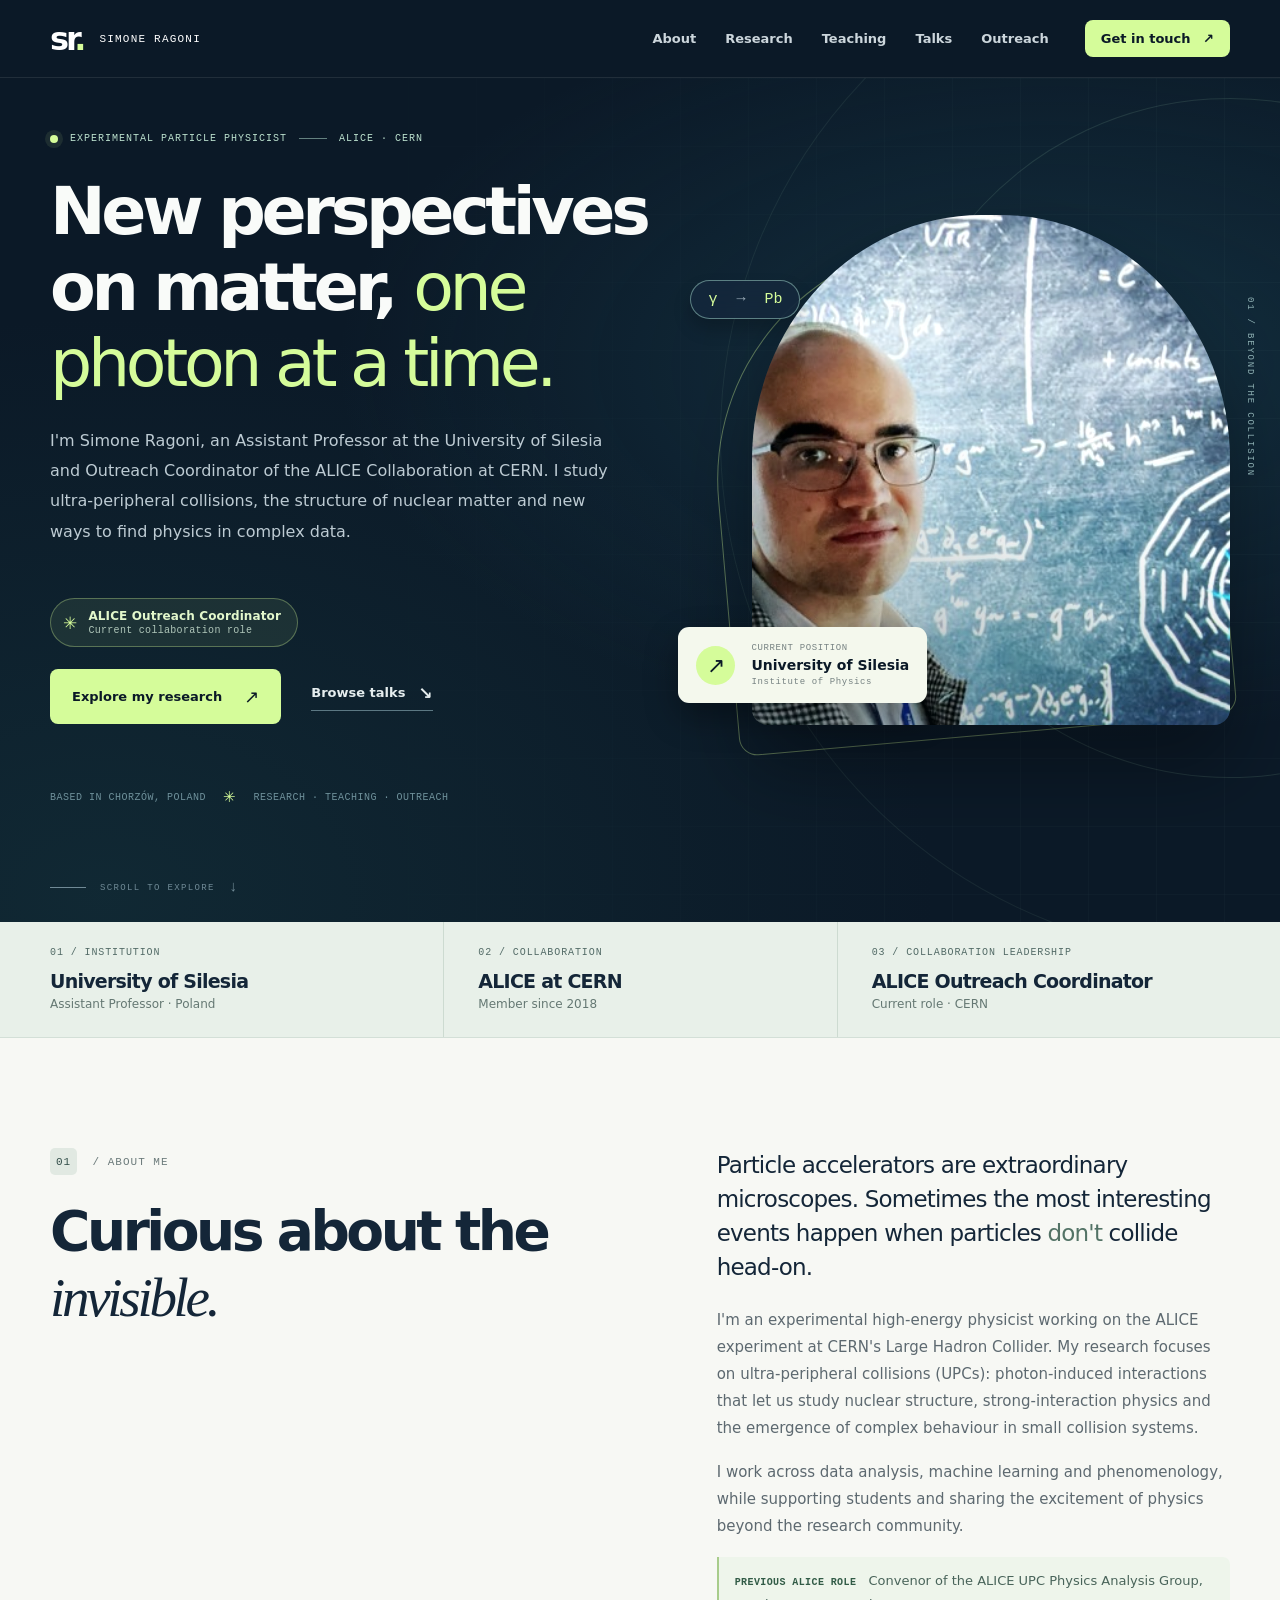
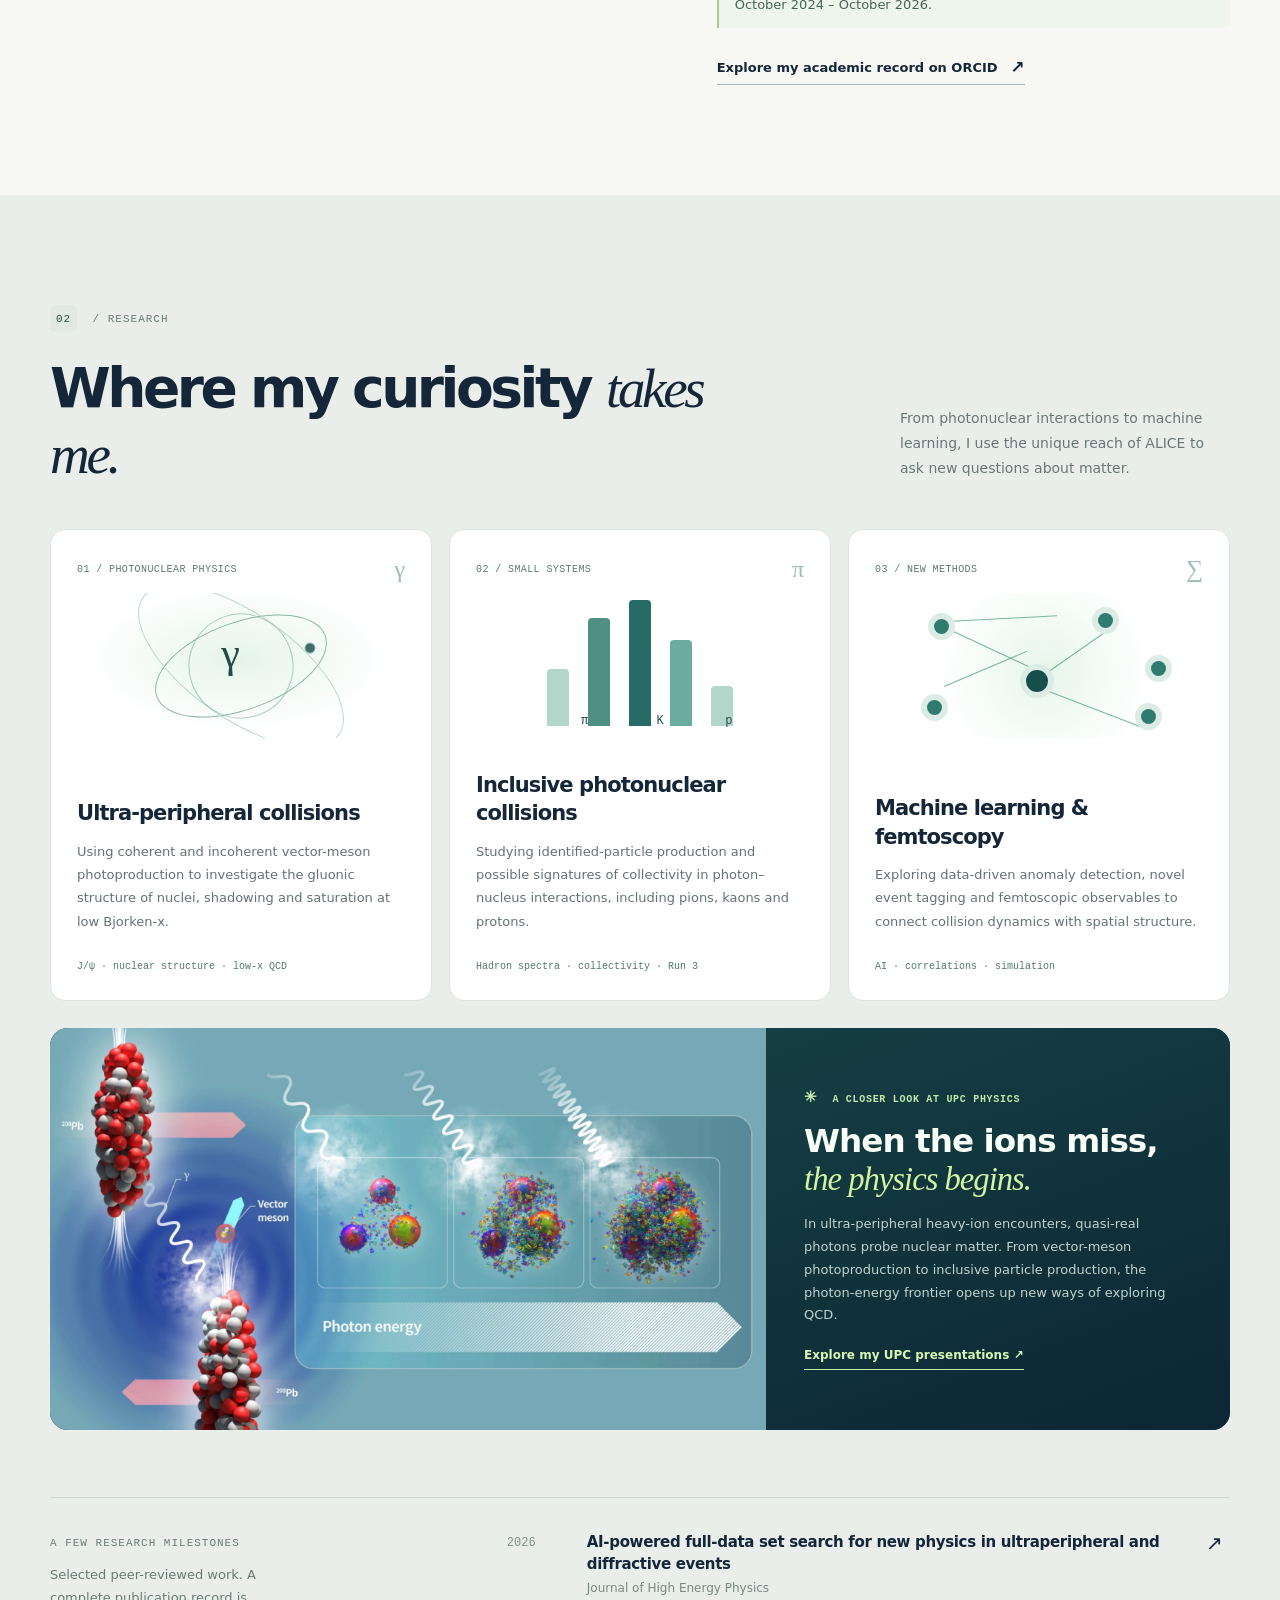
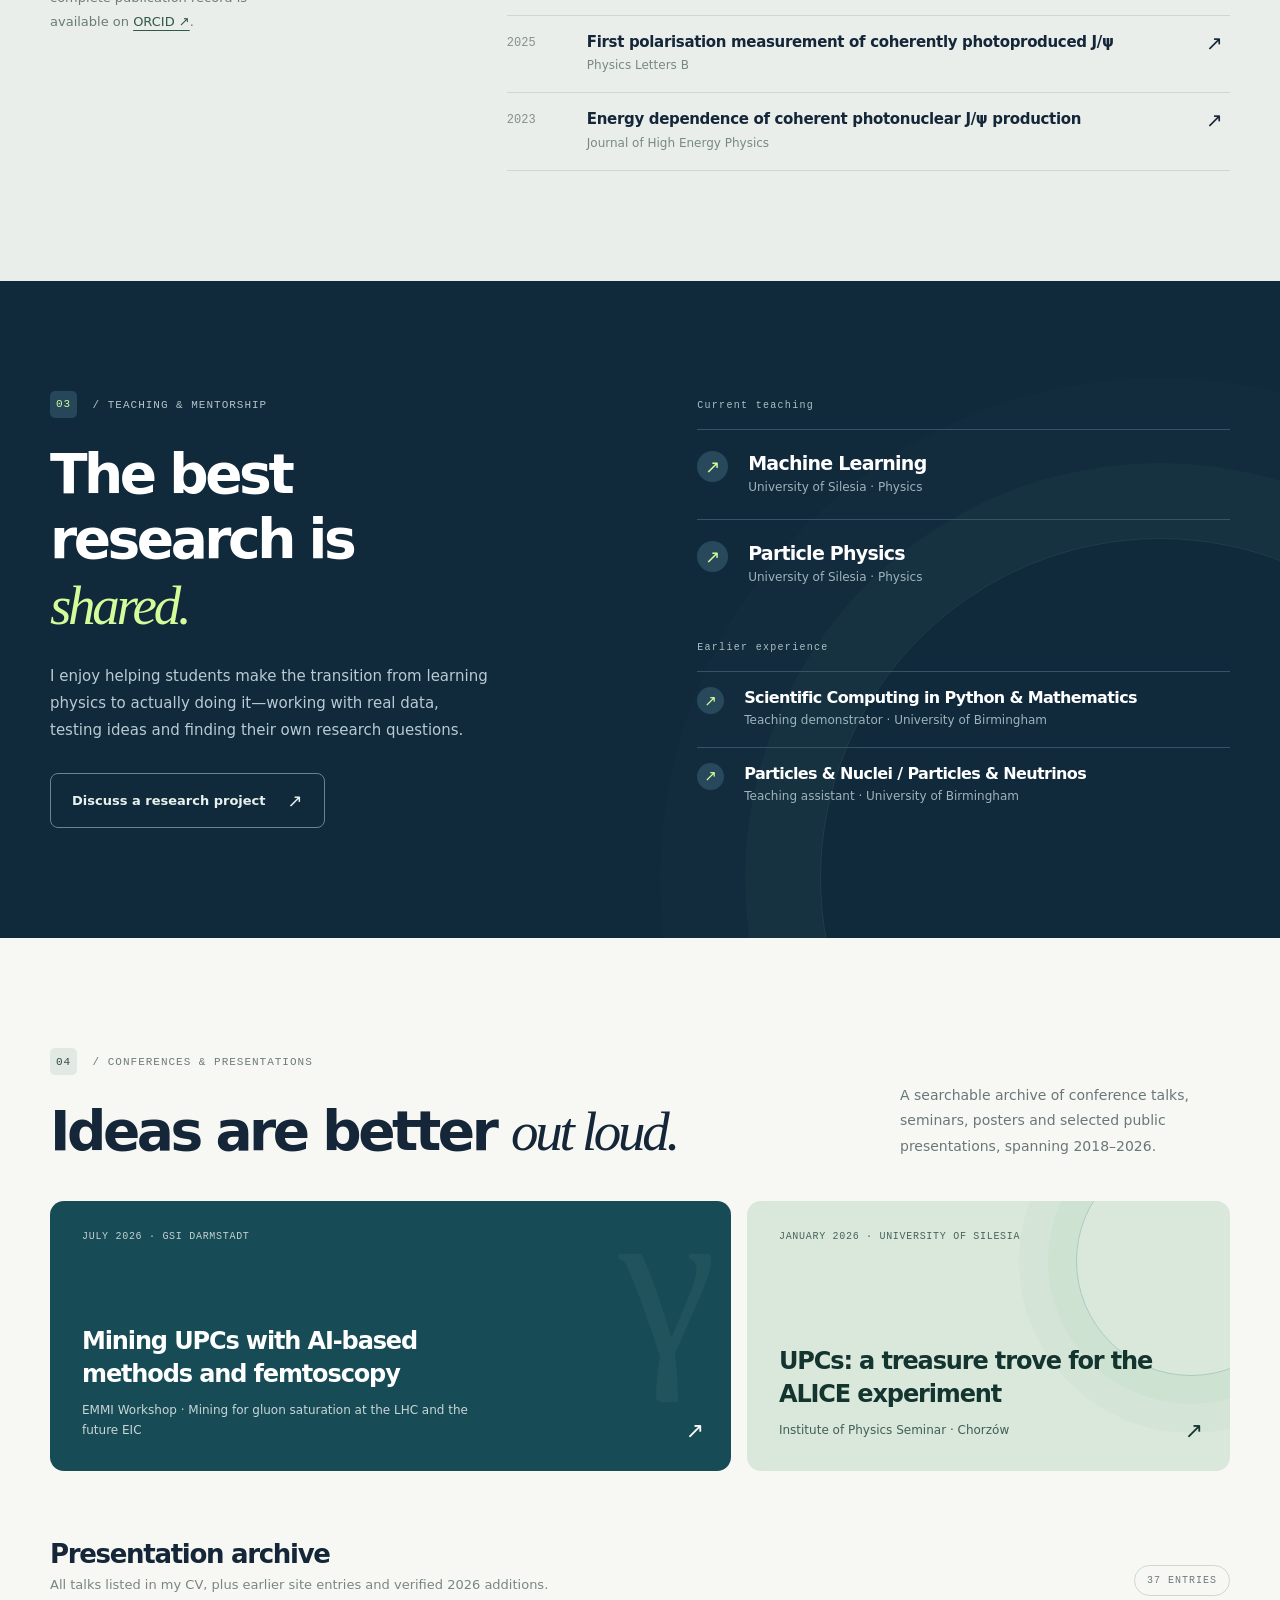
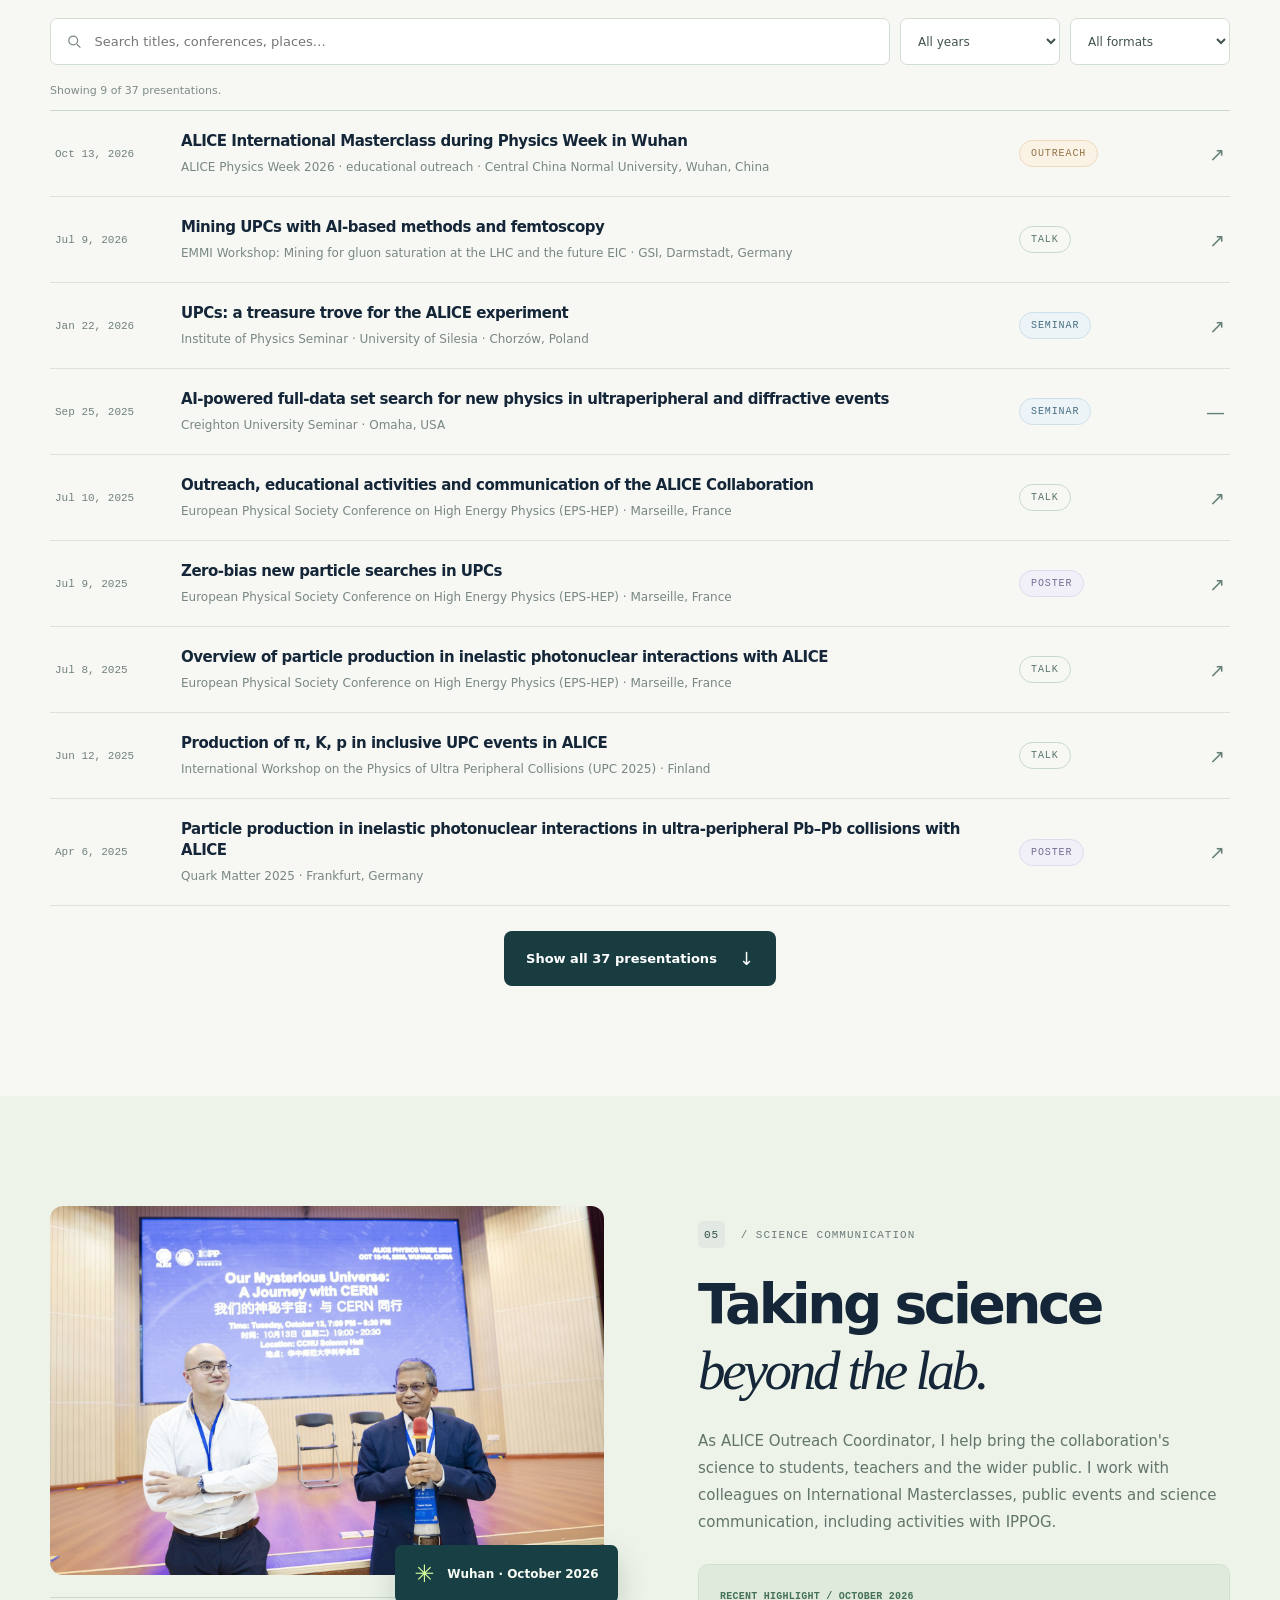
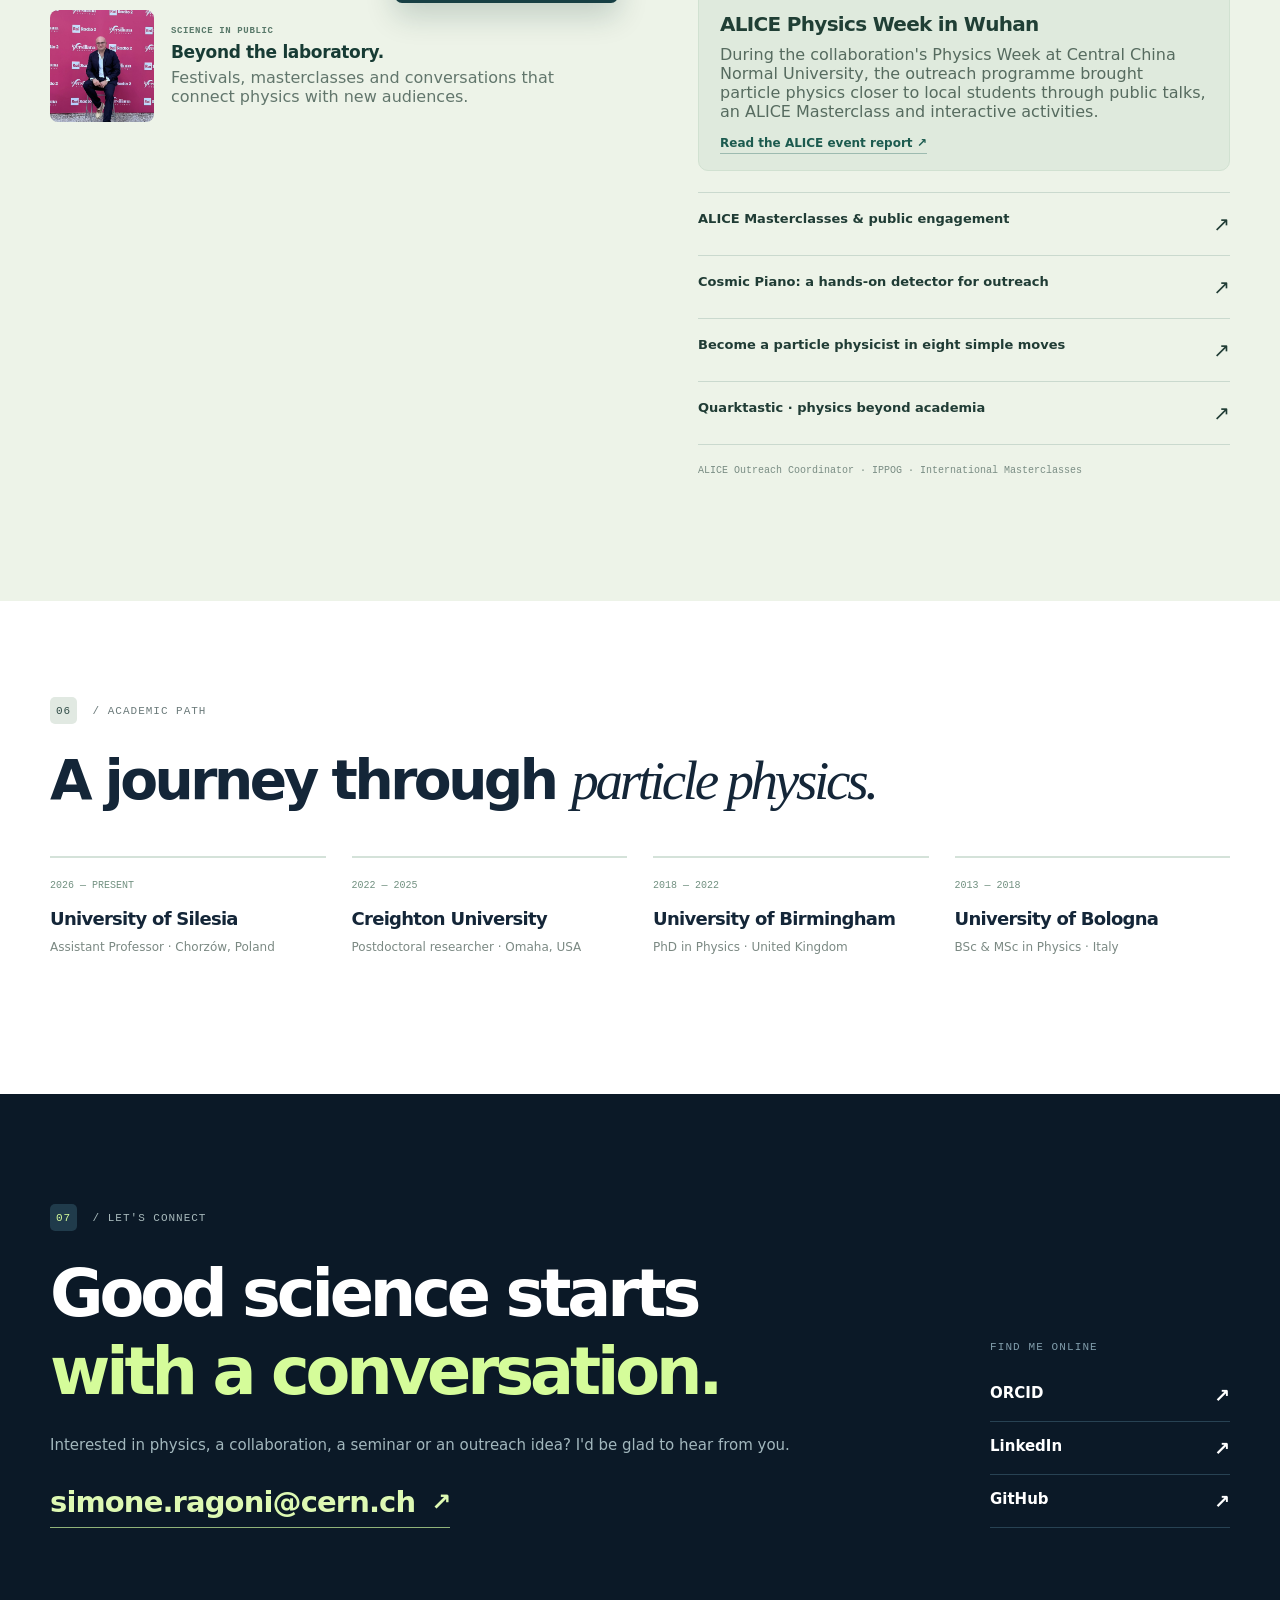
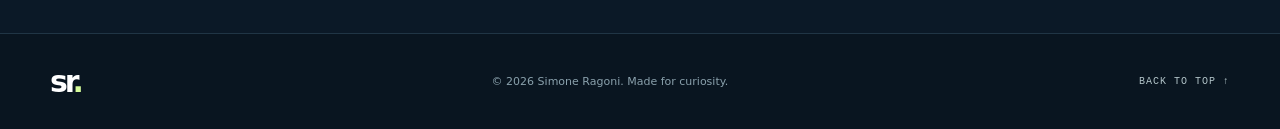
<file: cv/index.html>
<!doctype html><html lang="en"><head><meta charset="utf-8"><meta name="viewport" content="width=device-width, initial-scale=1"><meta http-equiv="refresh" content="0; url=https://siragoni.github.io/#about"><link rel="canonical" href="https://siragoni.github.io/#about"><title>Academic profile · Simone Ragoni</title></head><body><p>This section is now part of my <a href="https://siragoni.github.io/#about">academic website</a>.</p><script>location.replace('https://siragoni.github.io/#about');</script></body></html>
</file>
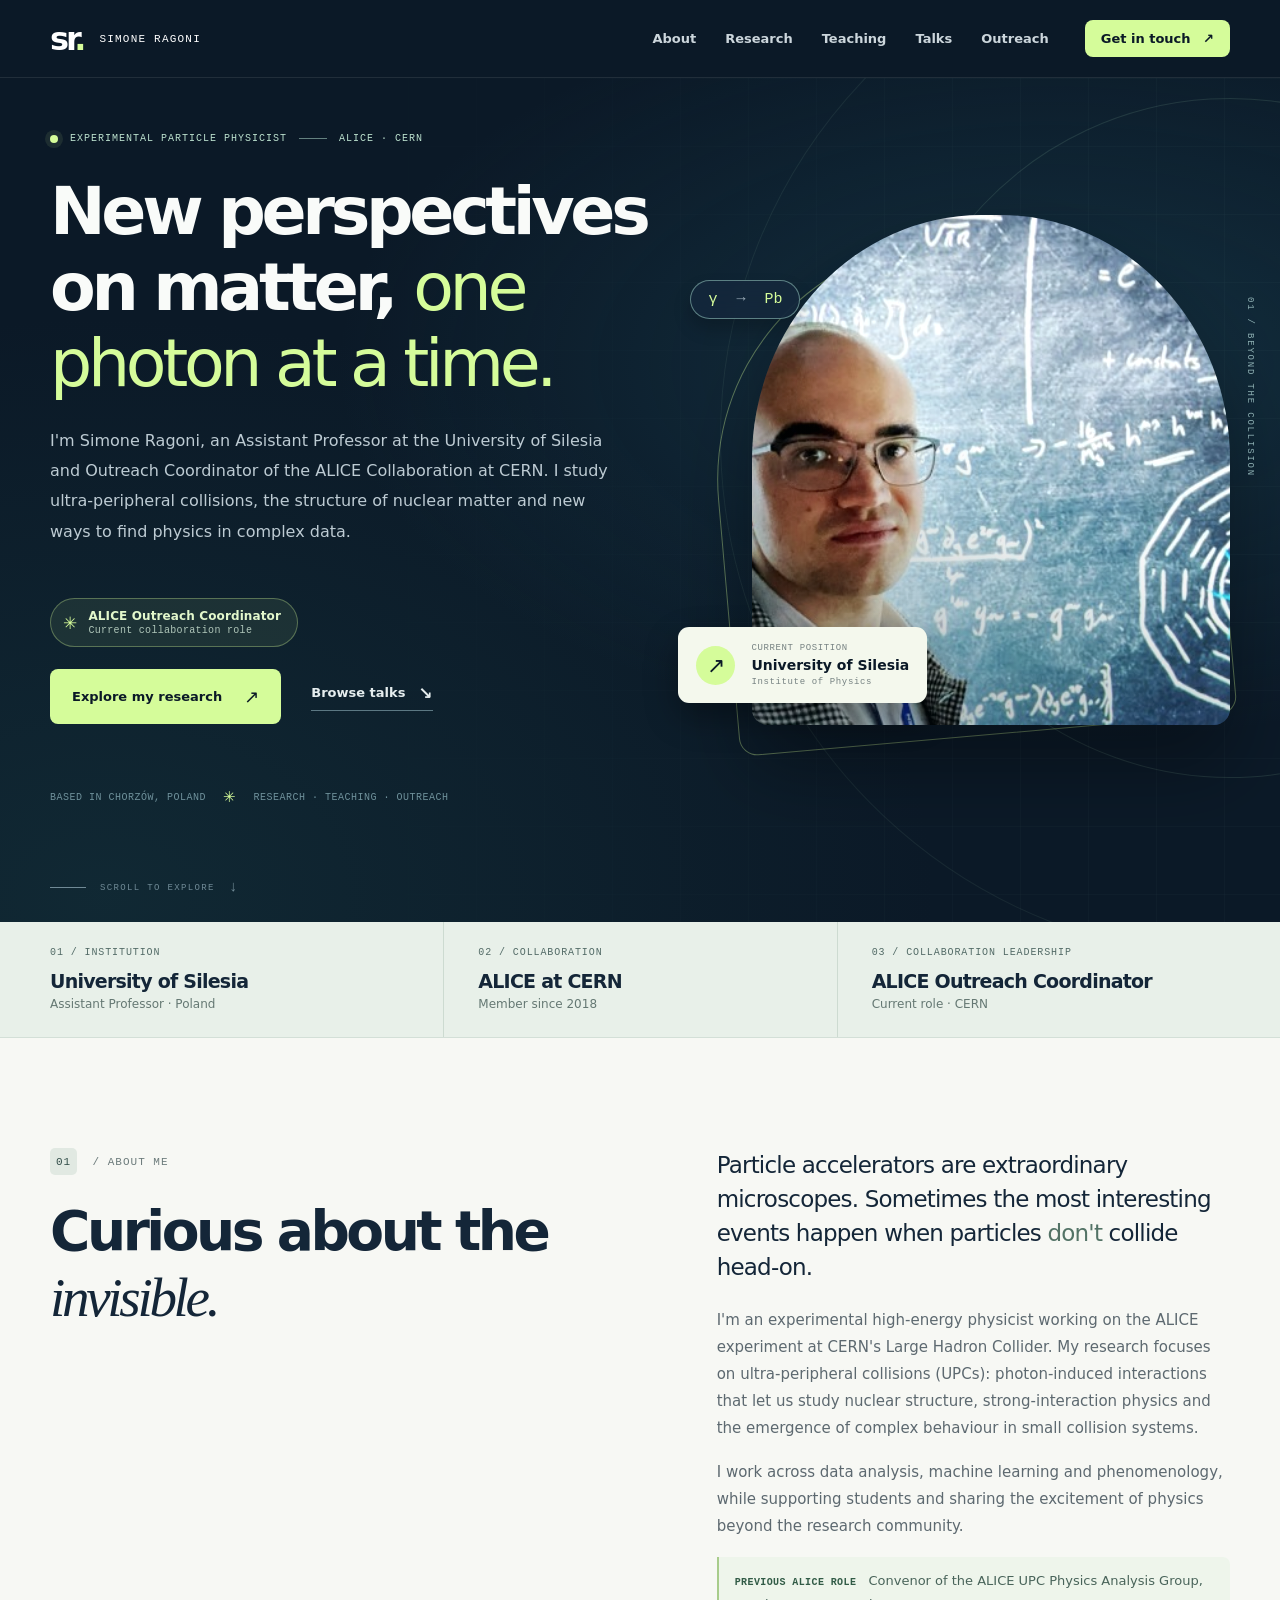
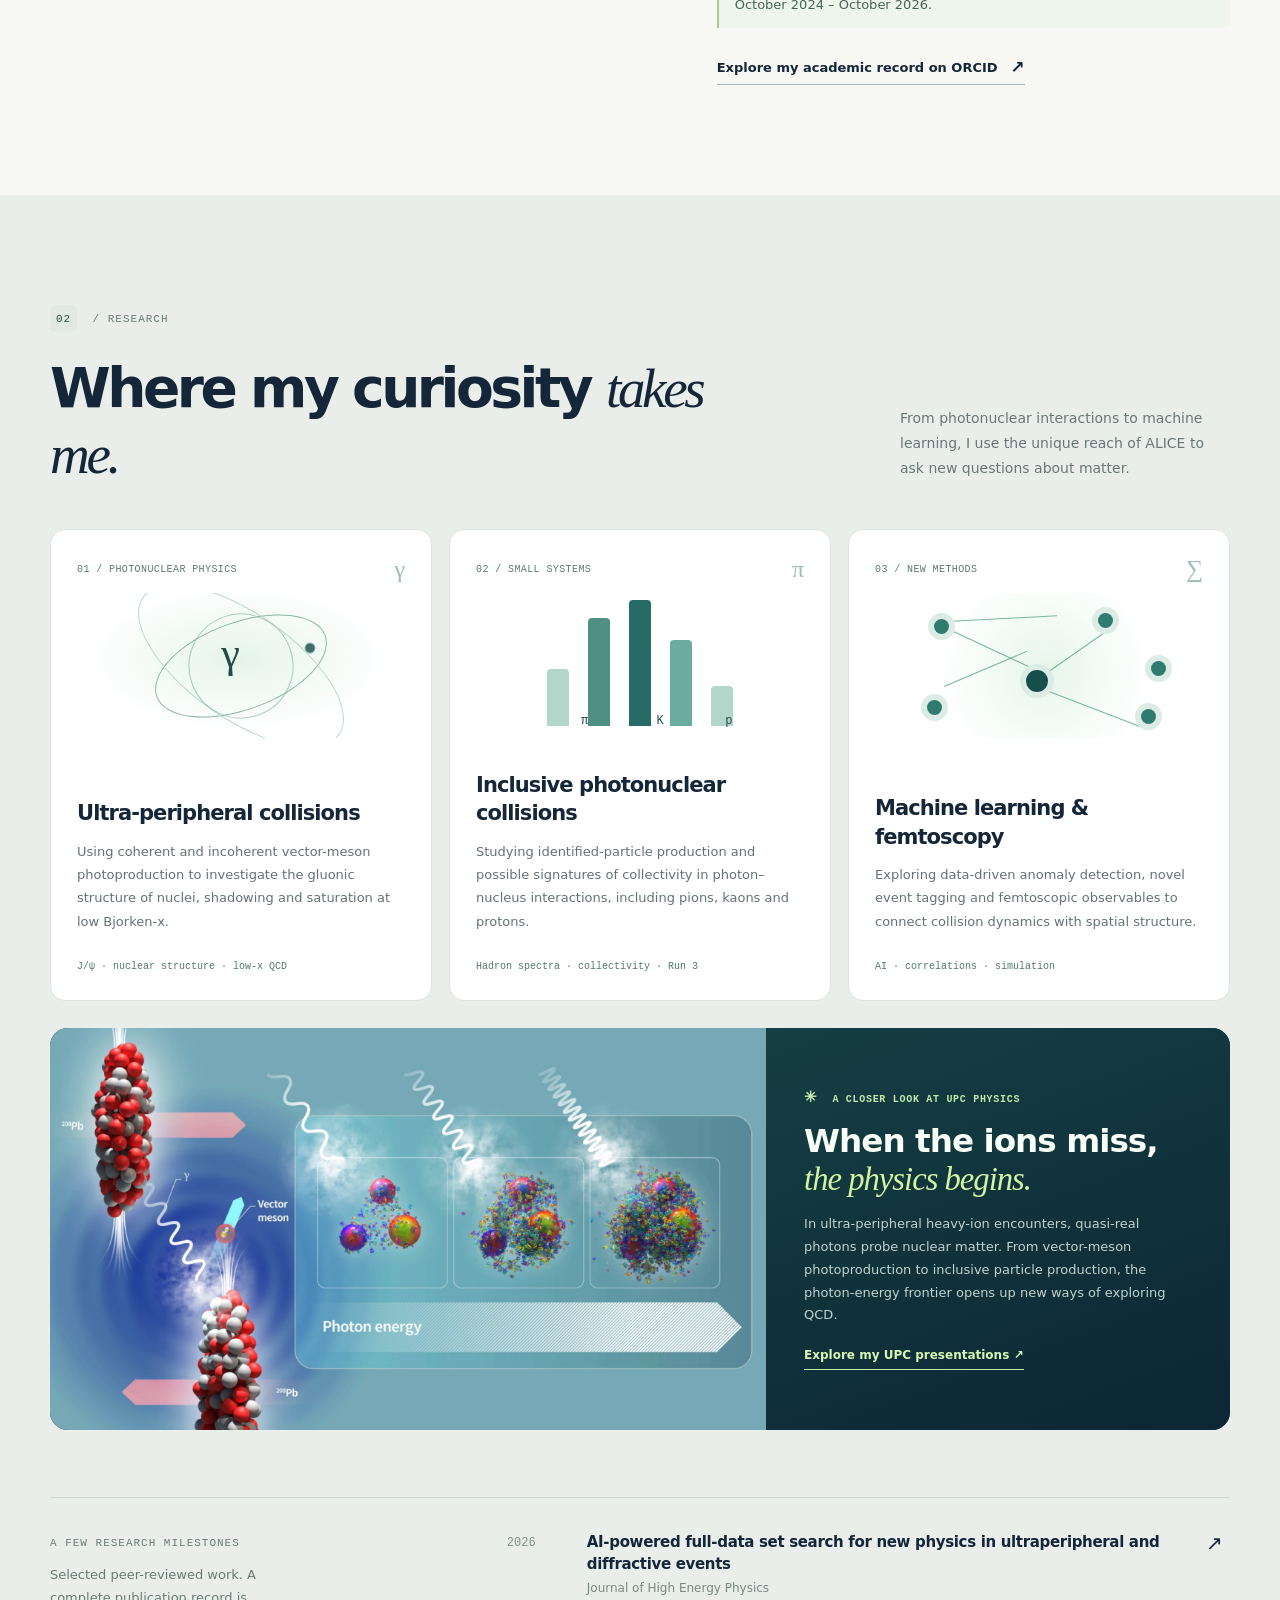
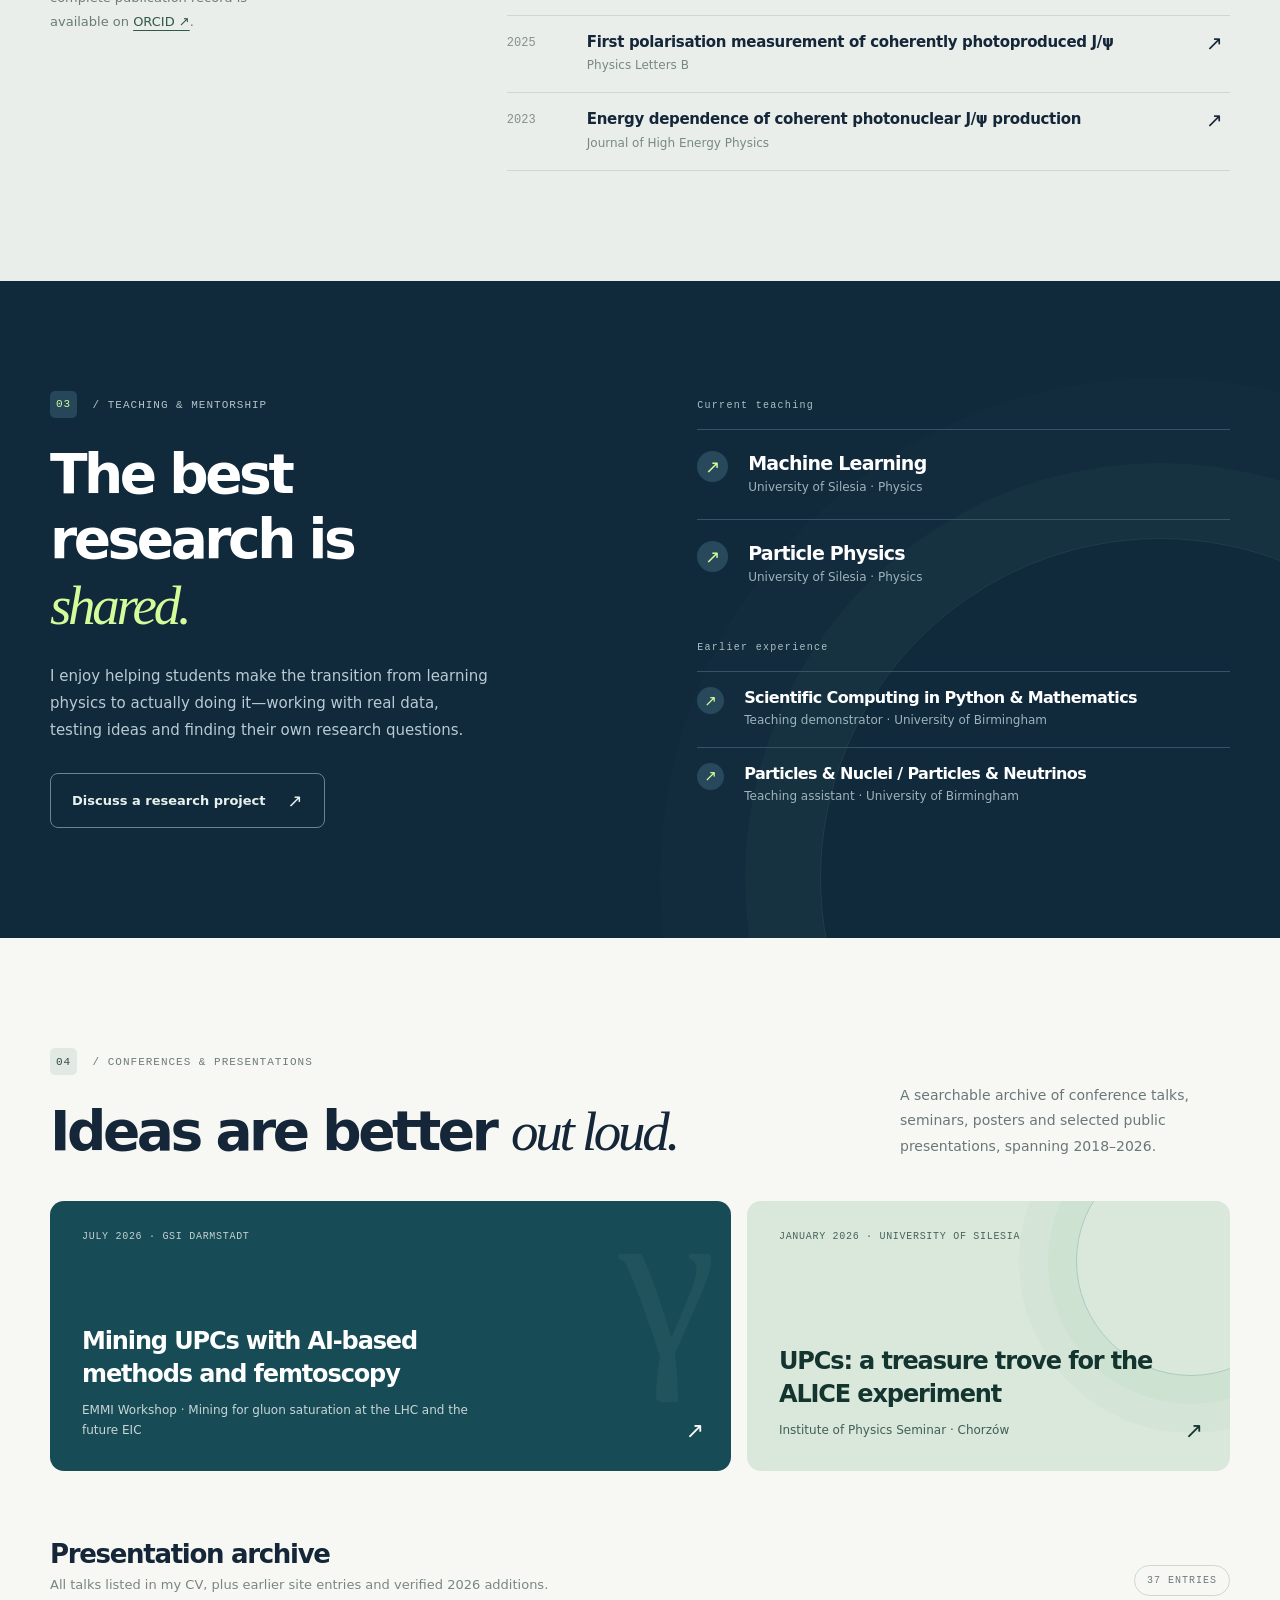
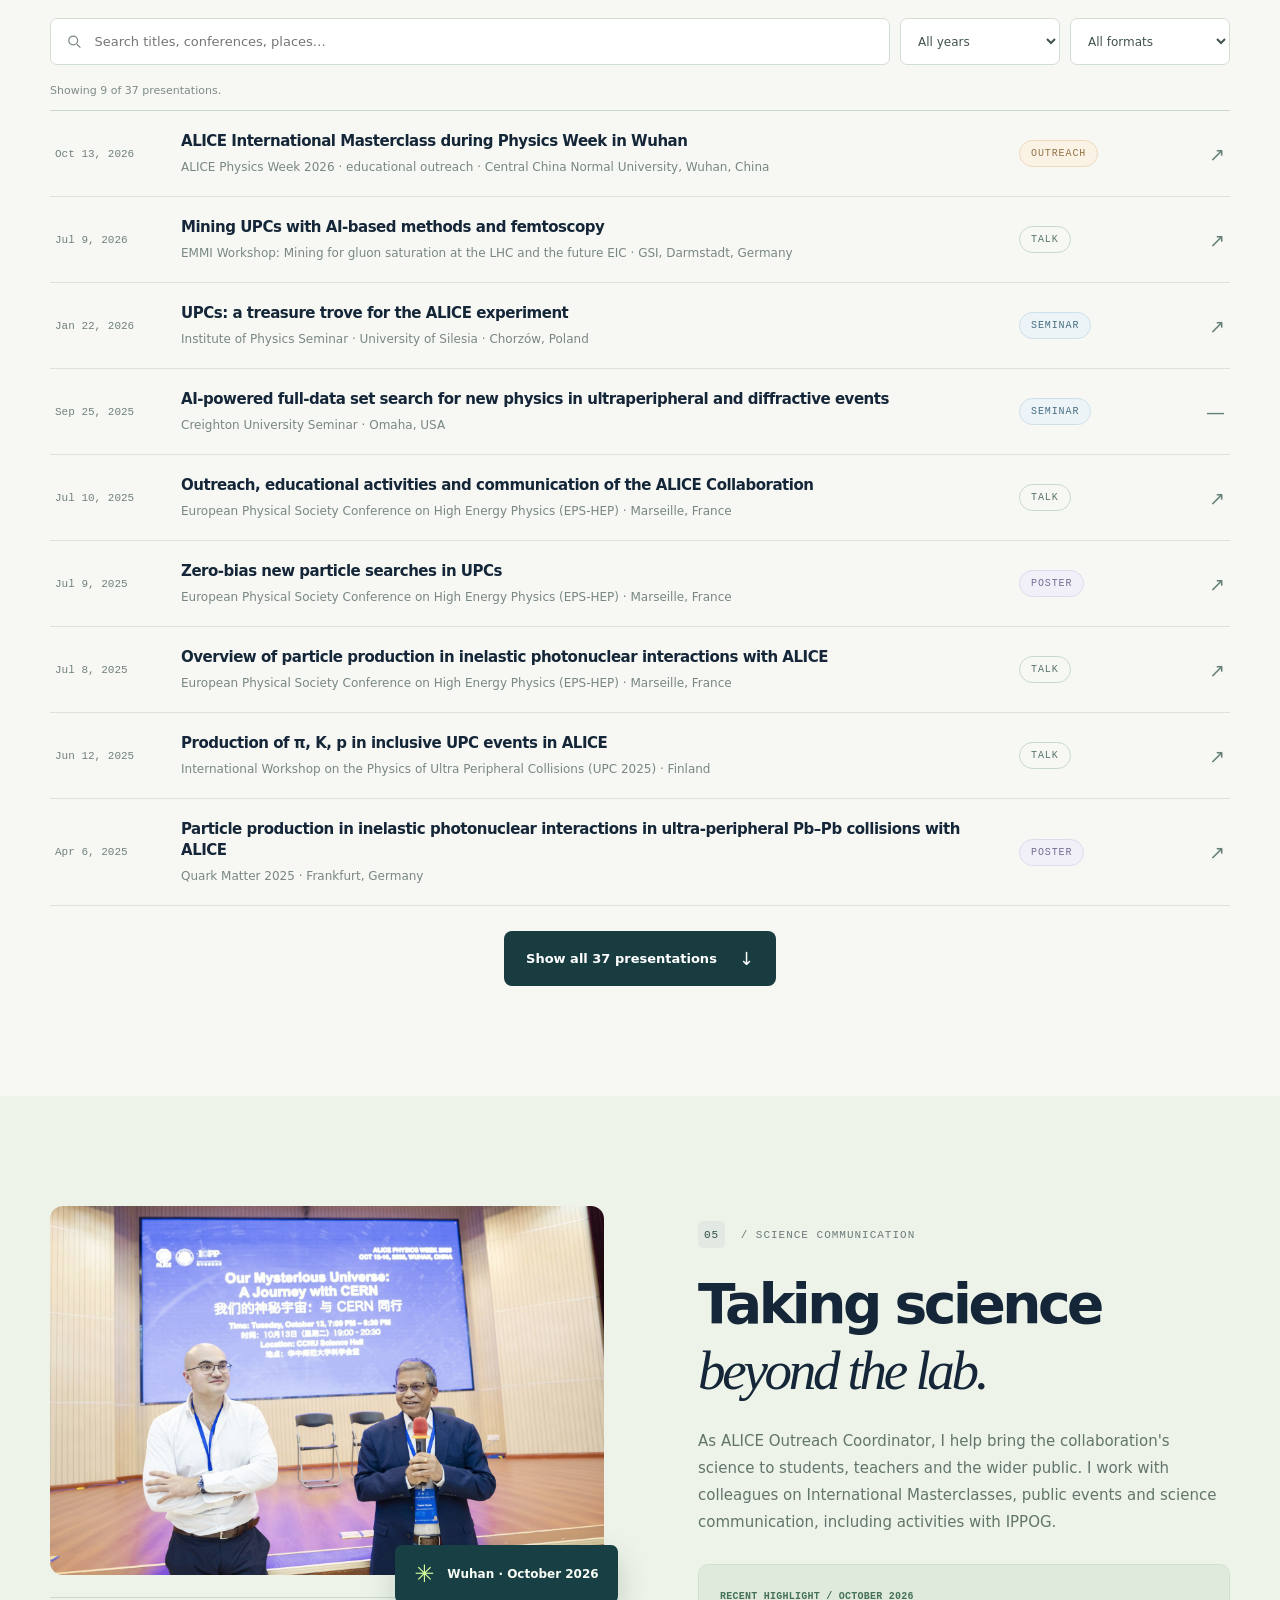
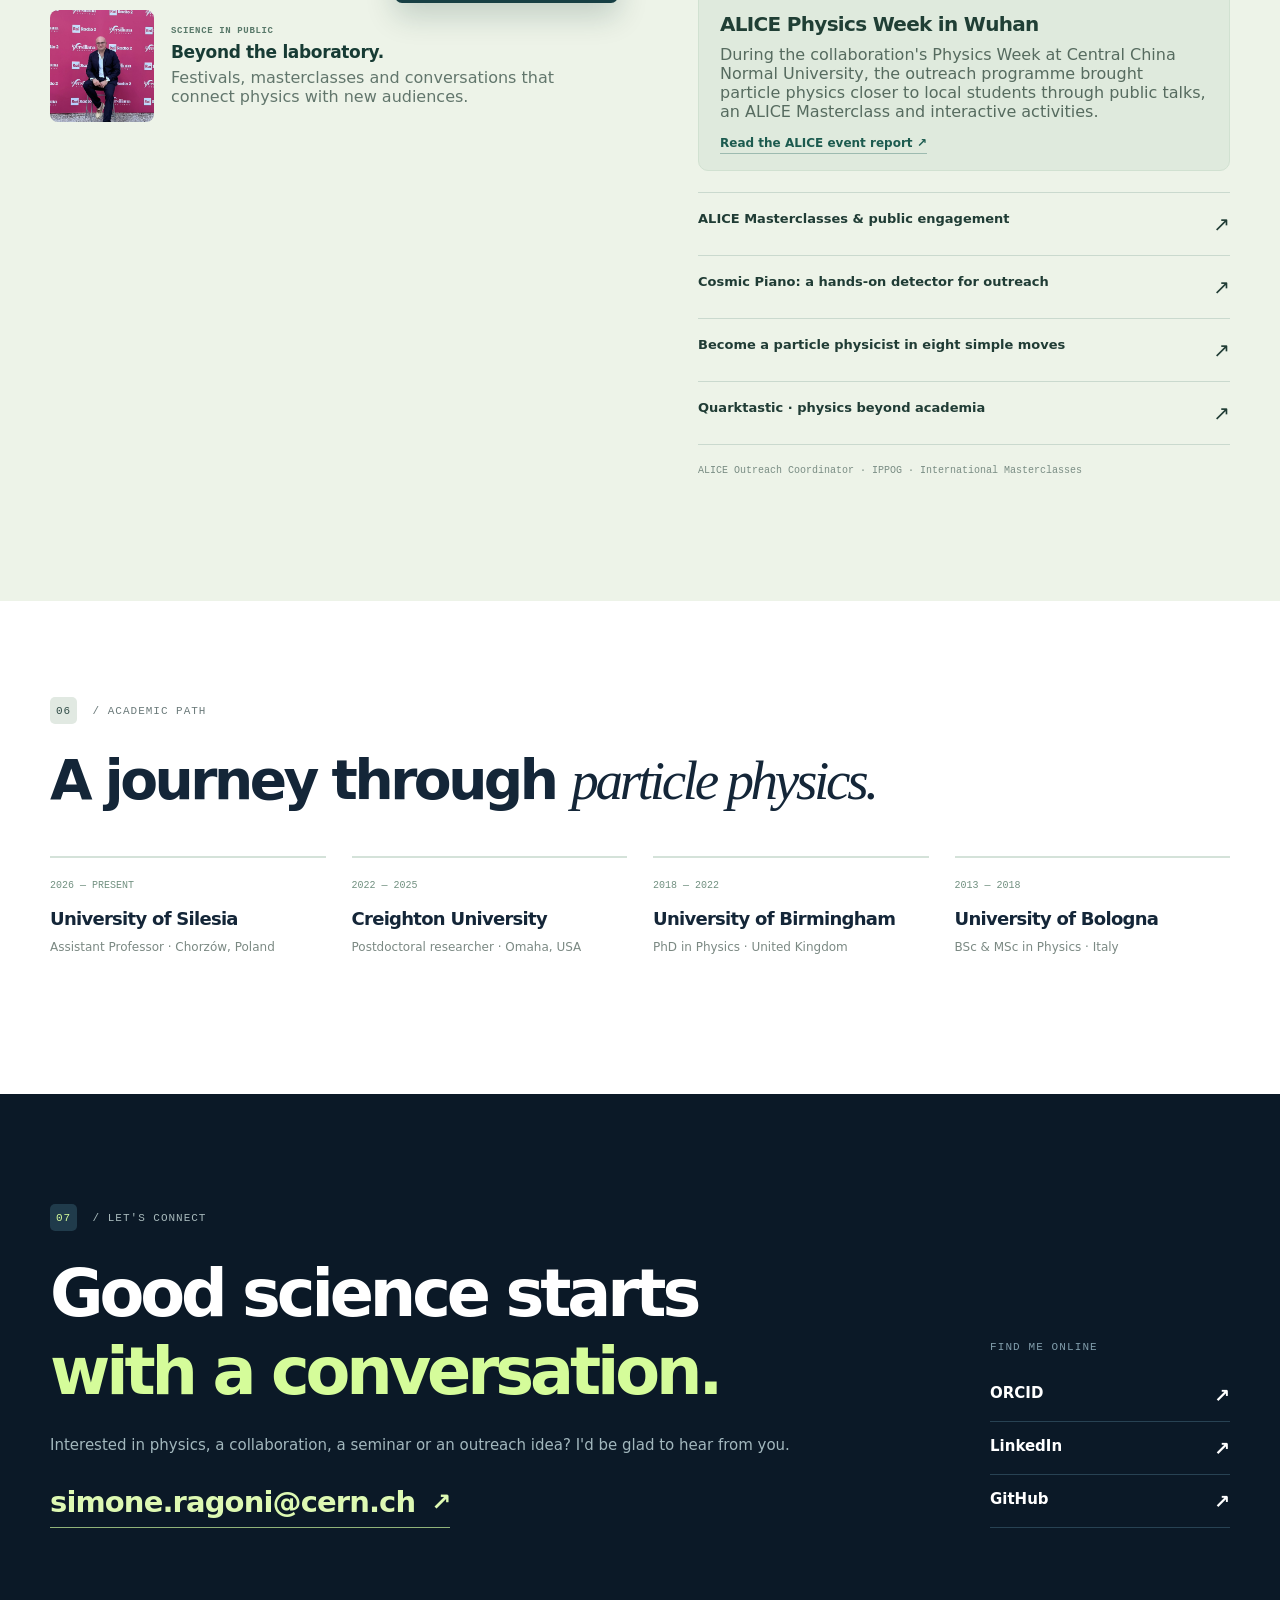
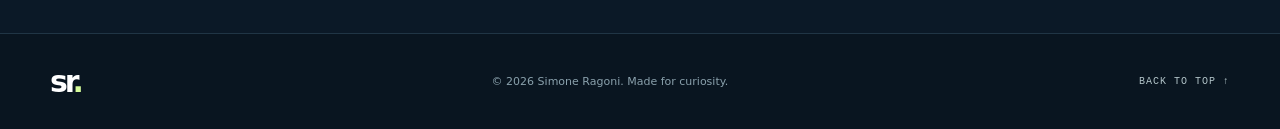
<file: publications/index.html>
<!doctype html><html lang="en"><head><meta charset="utf-8"><meta name="viewport" content="width=device-width, initial-scale=1"><meta http-equiv="refresh" content="0; url=https://siragoni.github.io/#research"><link rel="canonical" href="https://siragoni.github.io/#research"><title>Research · Simone Ragoni</title></head><body><p>This section is now part of my <a href="https://siragoni.github.io/#research">academic website</a>.</p><script>location.replace('https://siragoni.github.io/#research');</script></body></html>
</file>
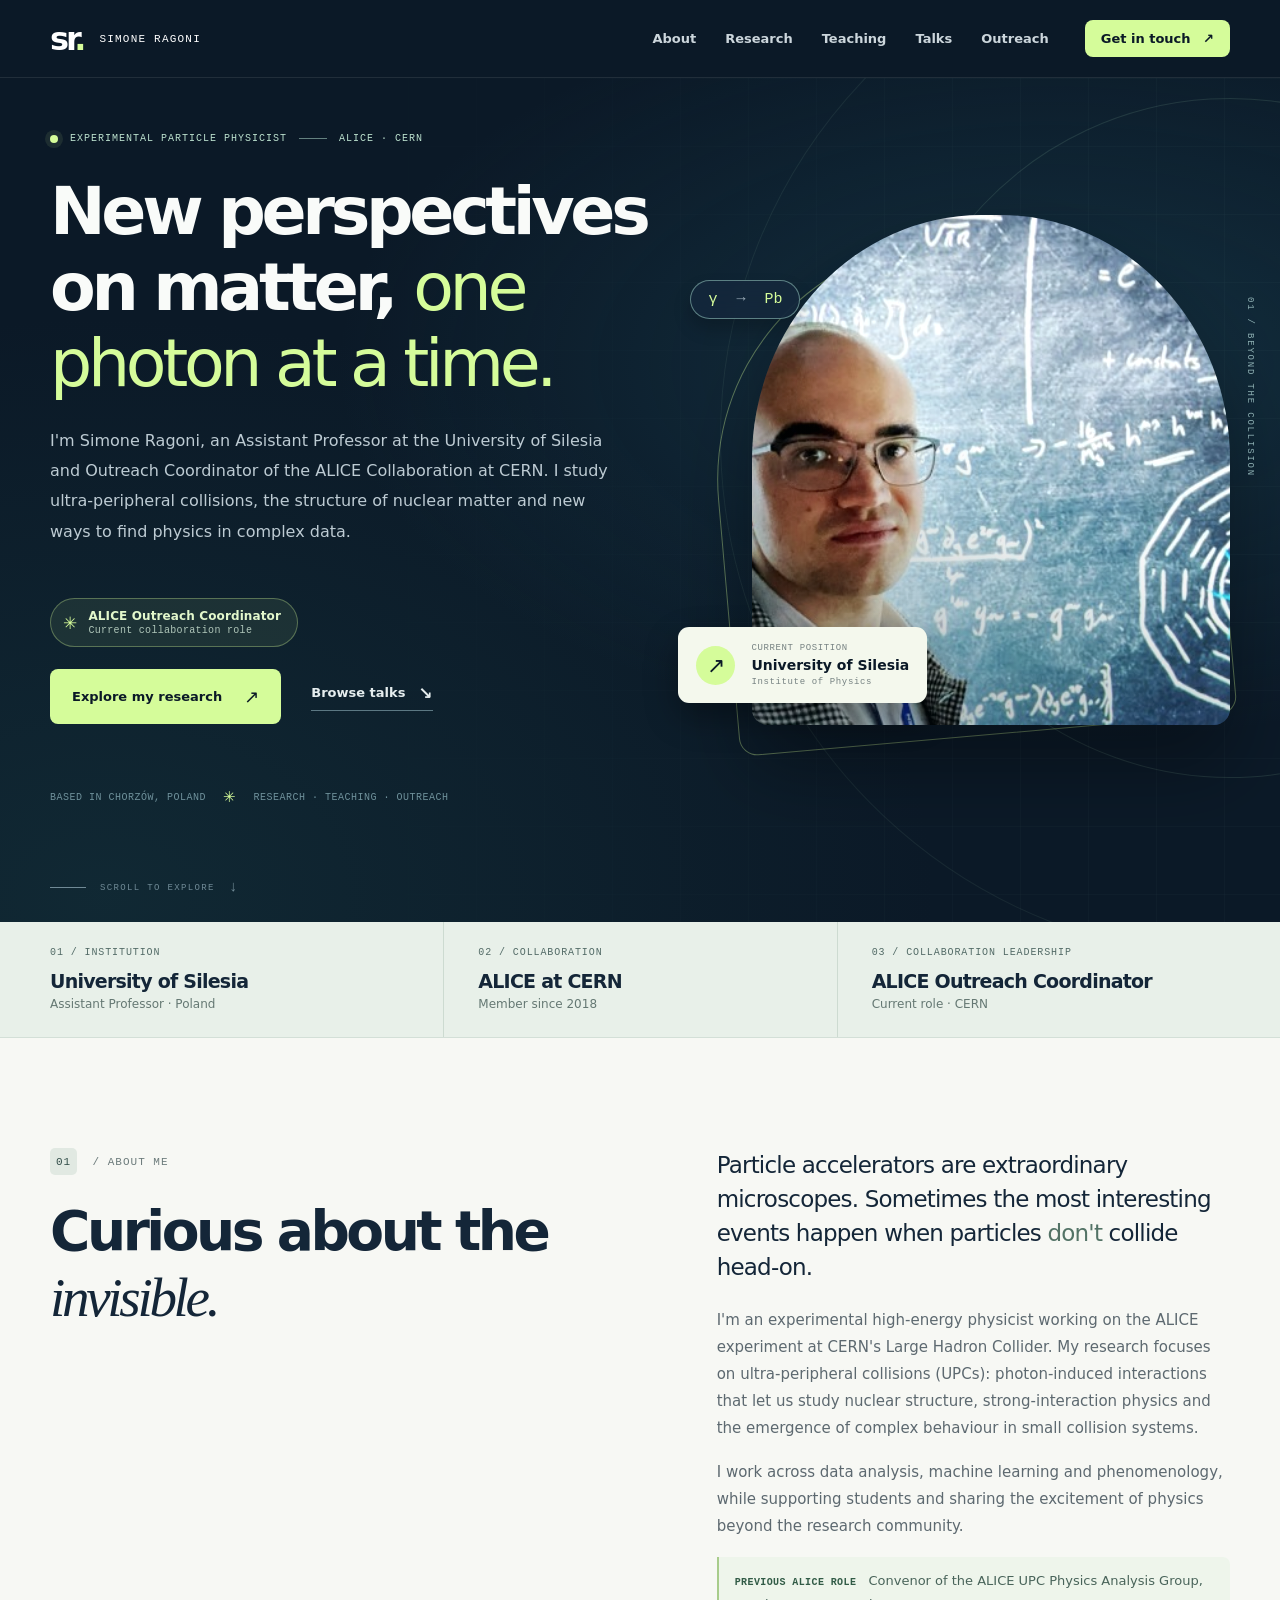
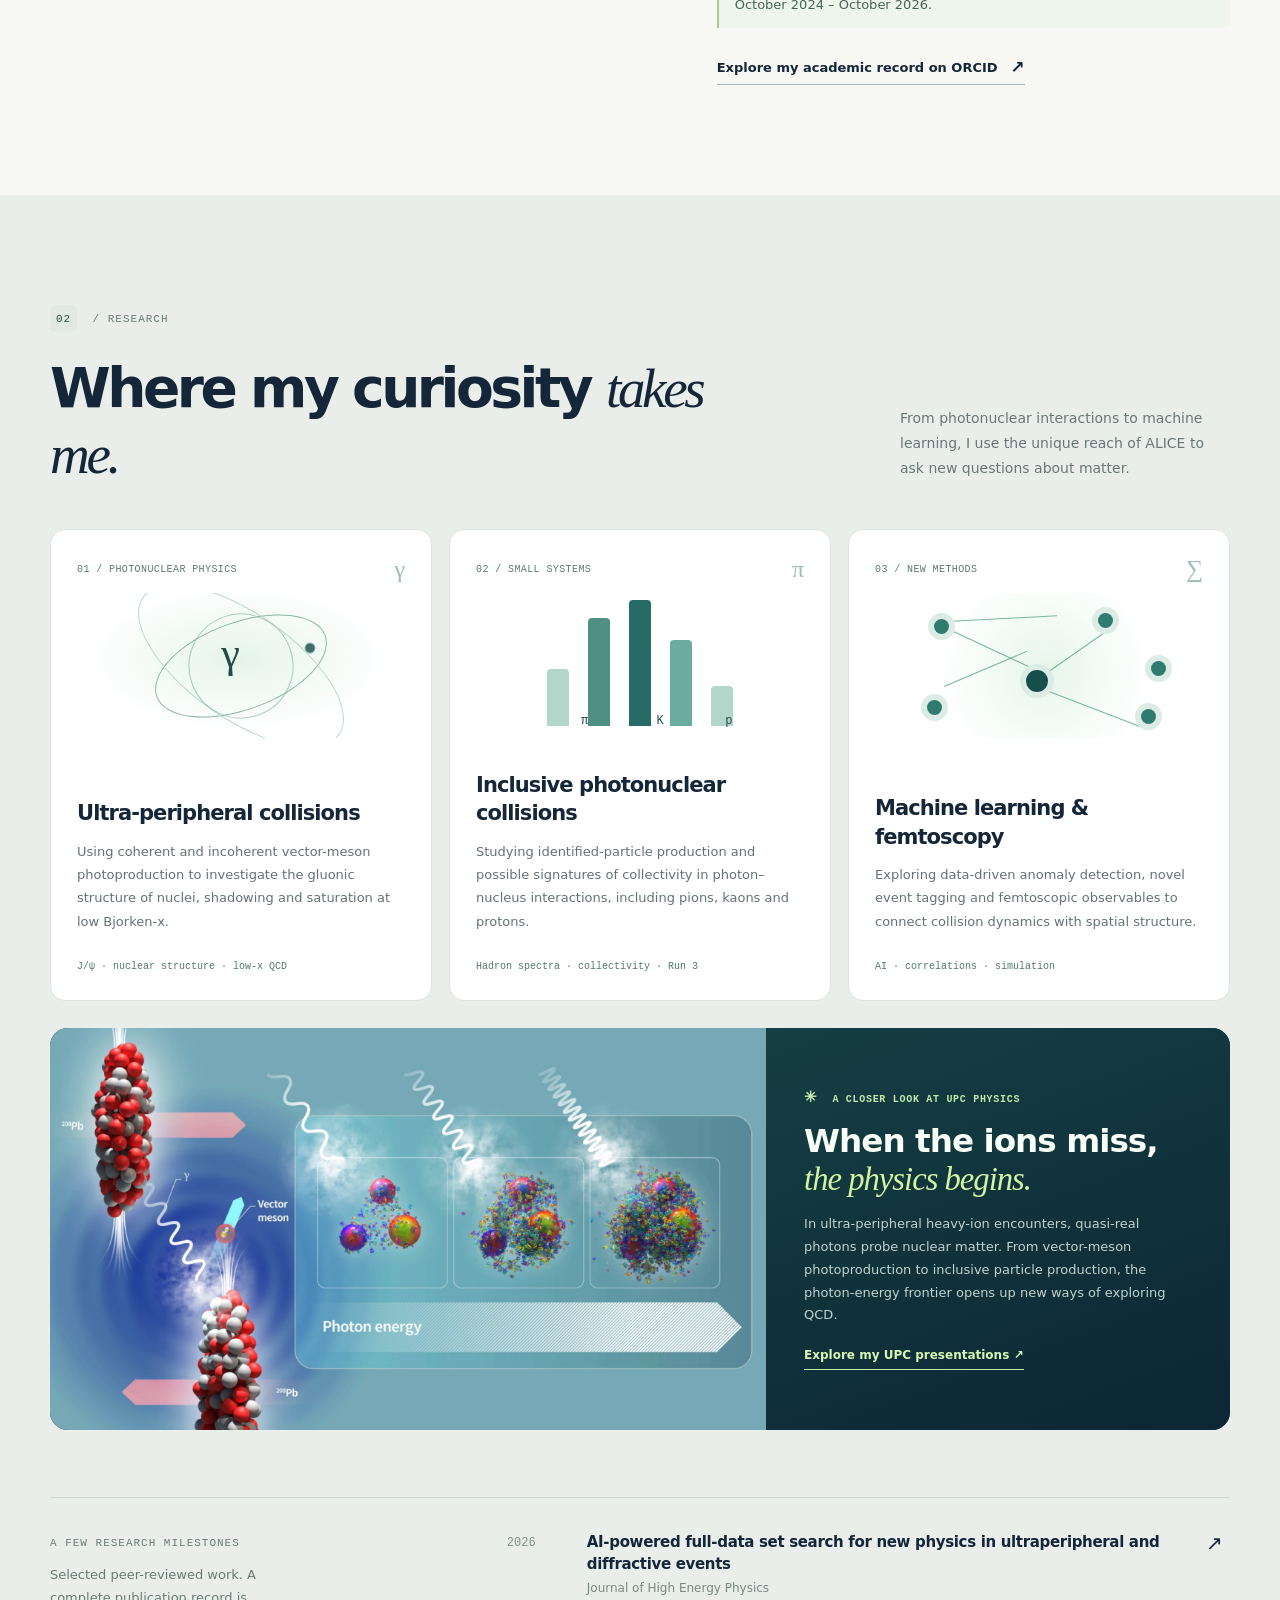
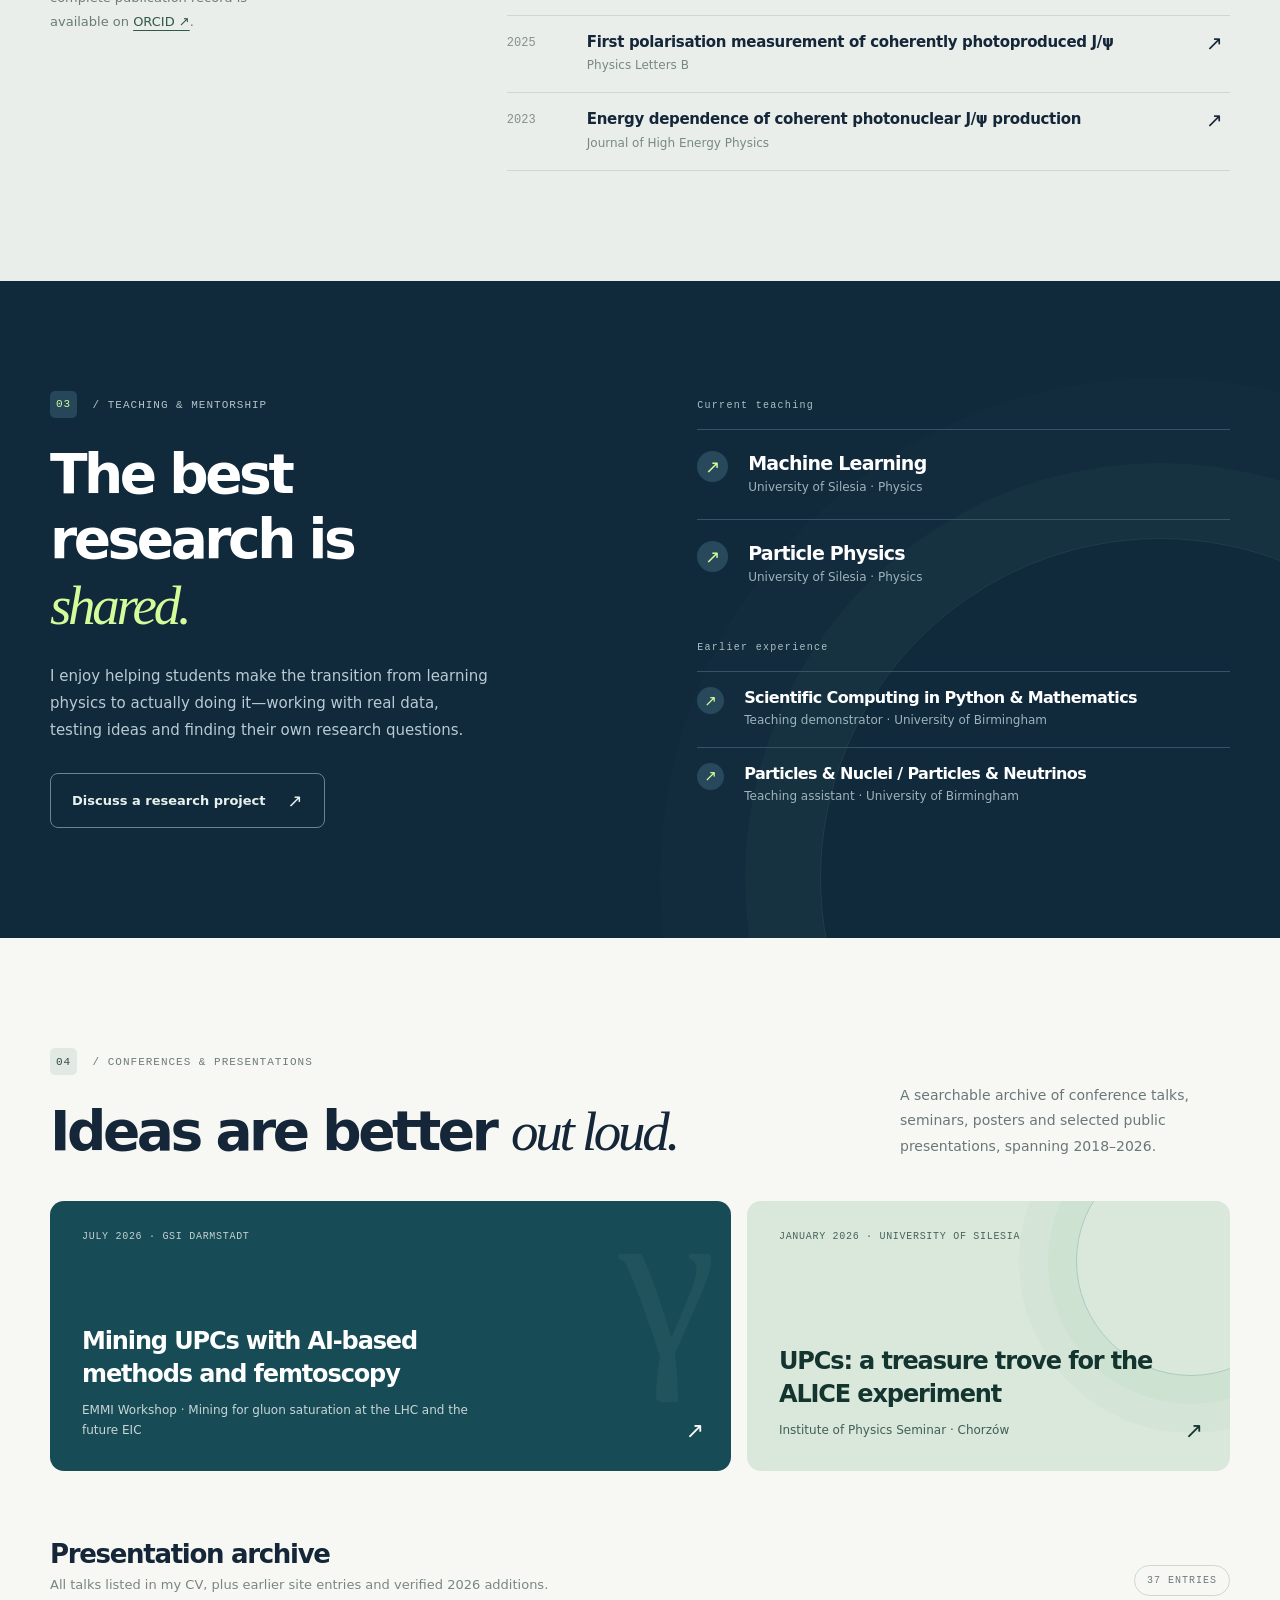
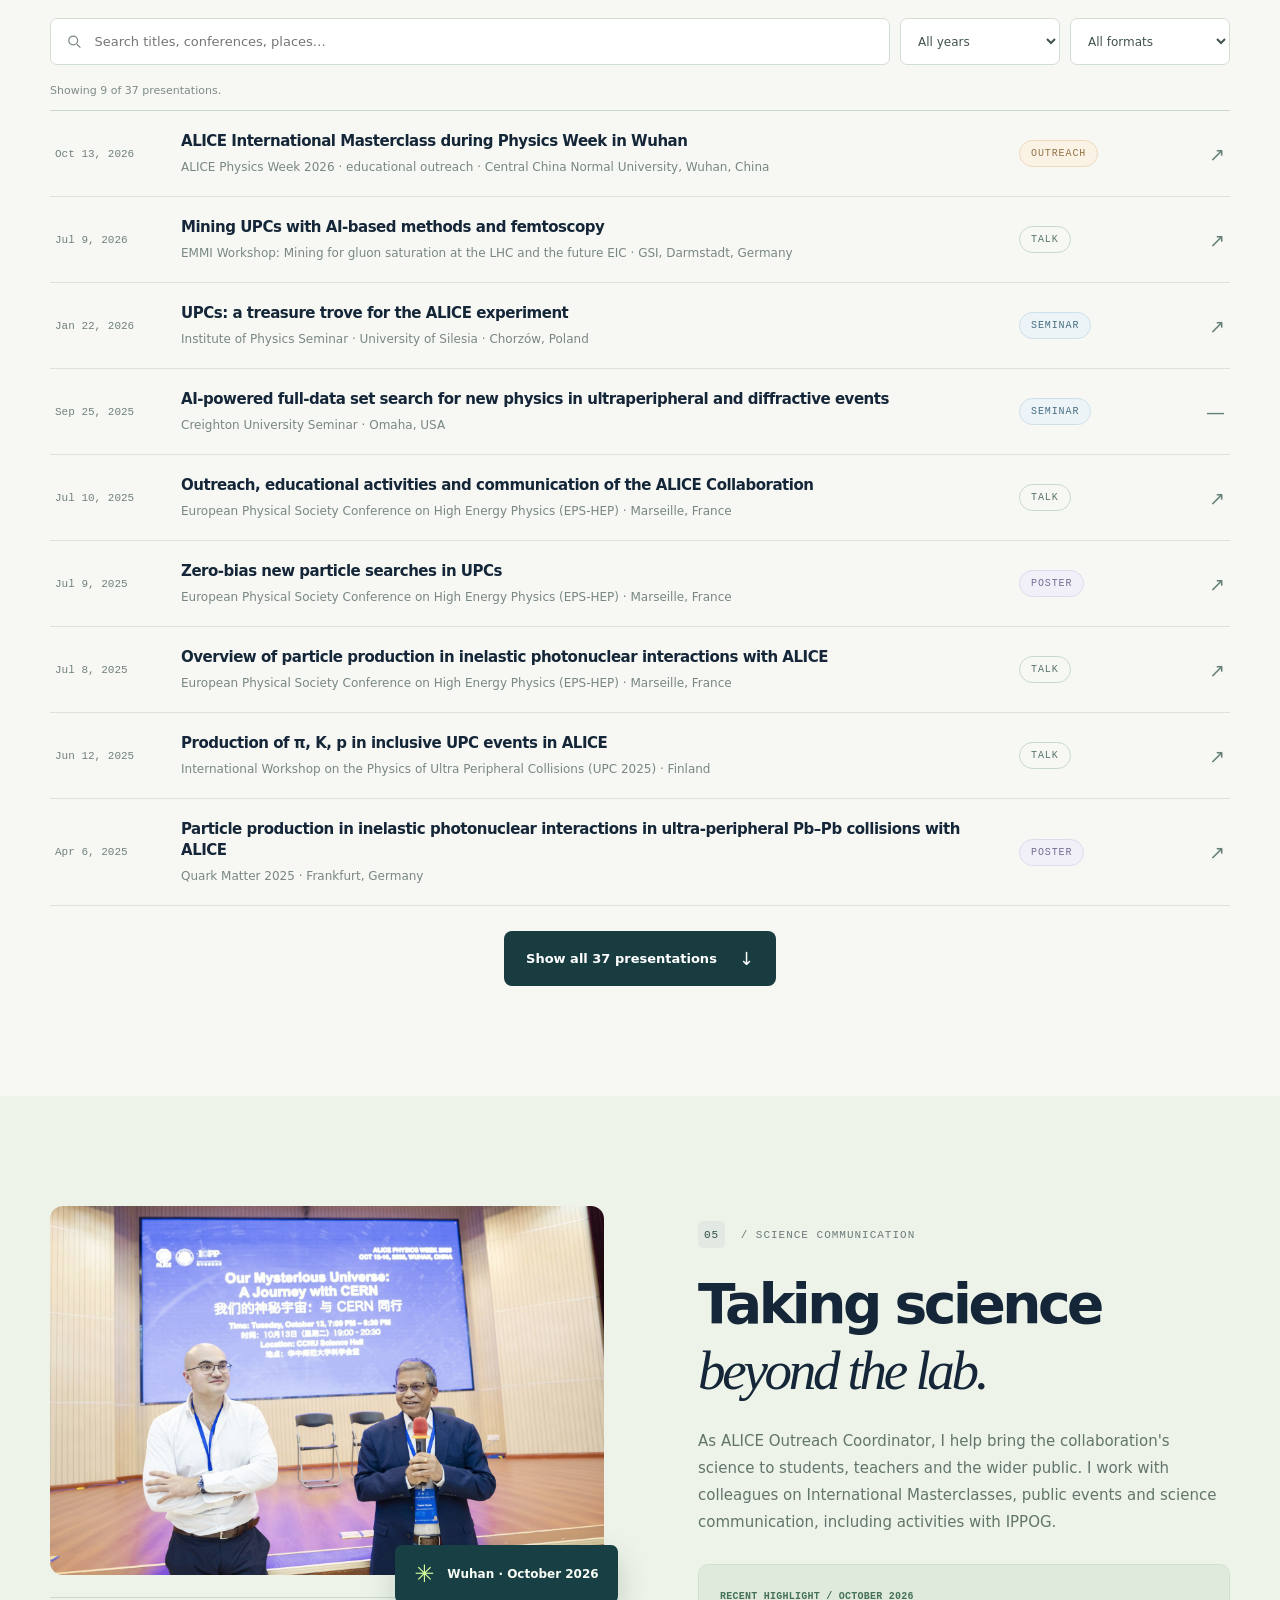
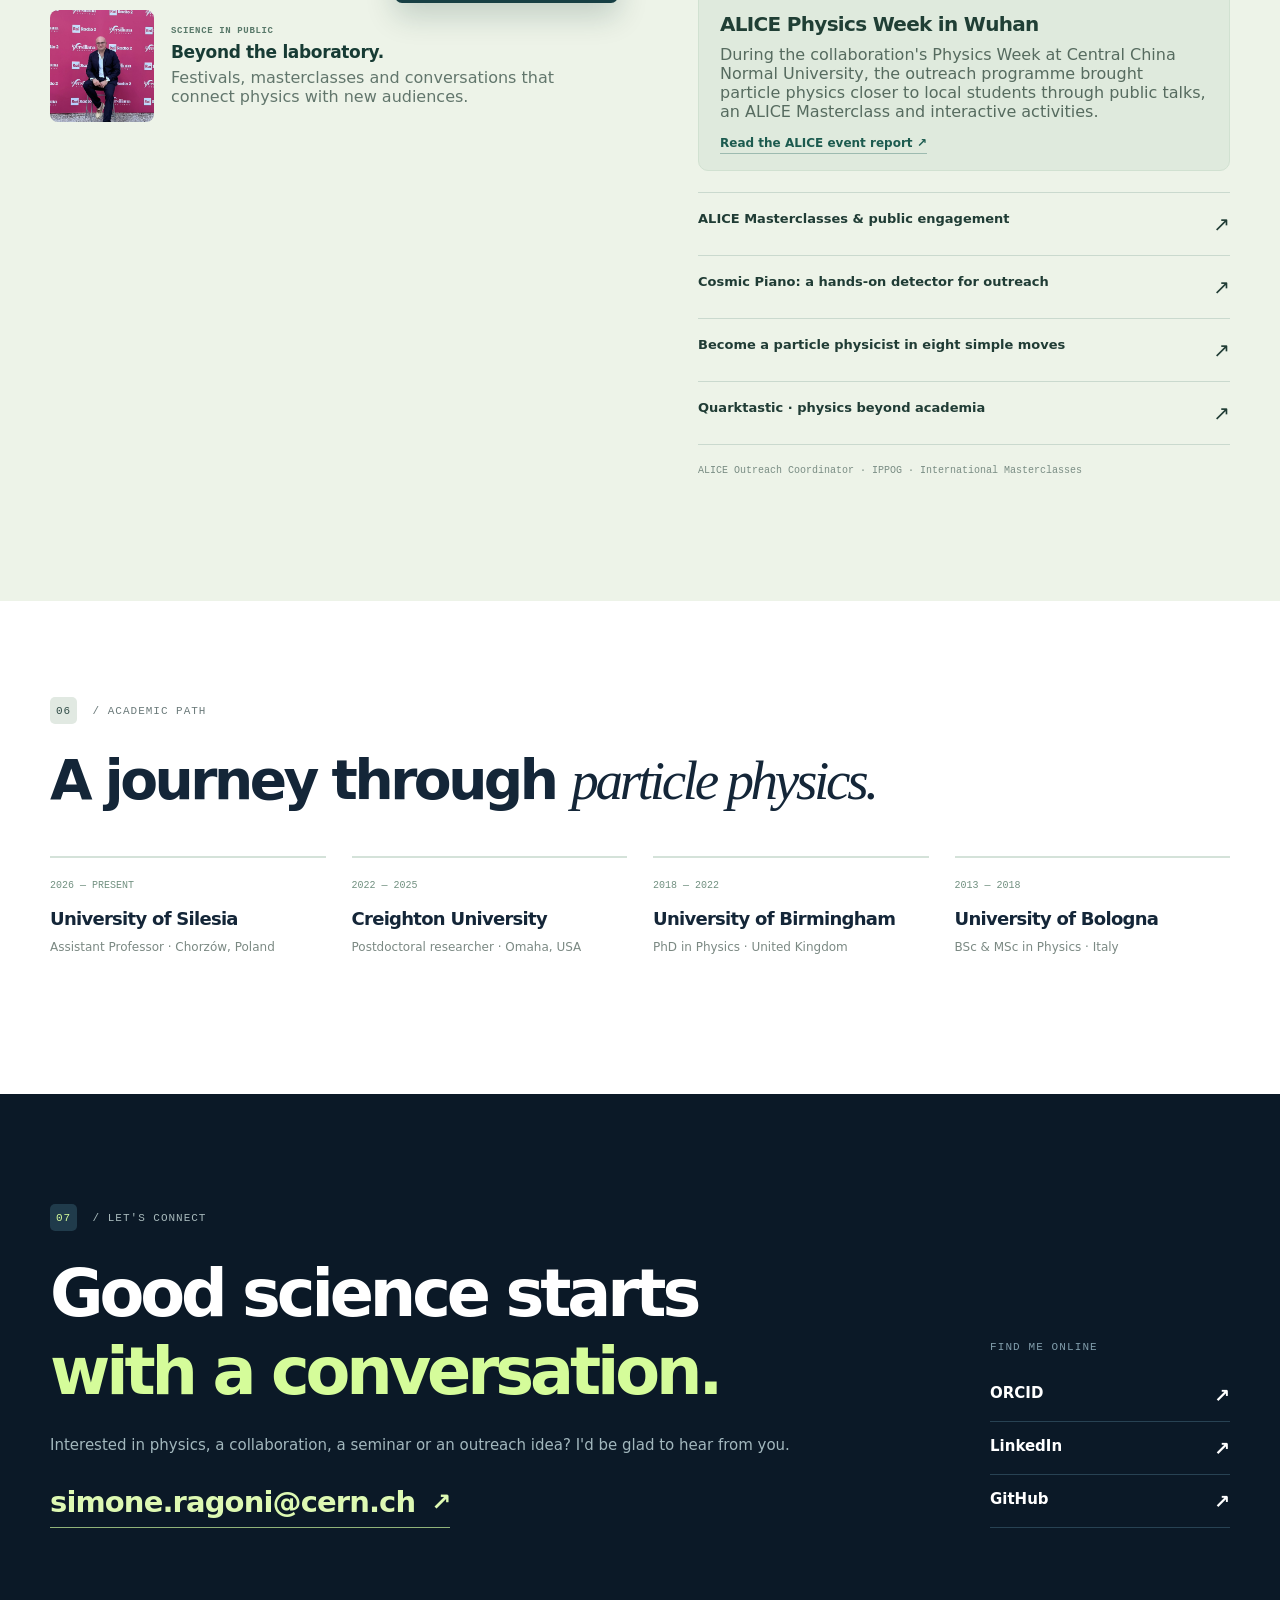
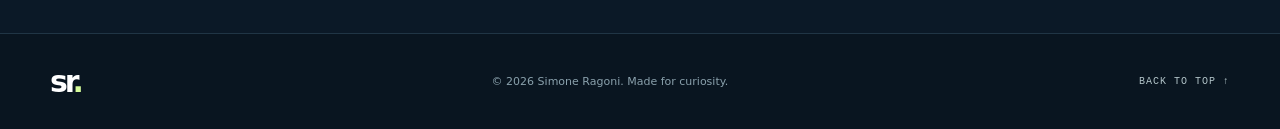
<file: talks/index.html>
<!doctype html><html lang="en"><head><meta charset="utf-8"><meta name="viewport" content="width=device-width, initial-scale=1"><meta http-equiv="refresh" content="0; url=https://siragoni.github.io/#talks"><link rel="canonical" href="https://siragoni.github.io/#talks"><title>Talks and presentations · Simone Ragoni</title></head><body><p>This section is now part of my <a href="https://siragoni.github.io/#talks">academic website</a>.</p><script>location.replace('https://siragoni.github.io/#talks');</script></body></html>
</file>
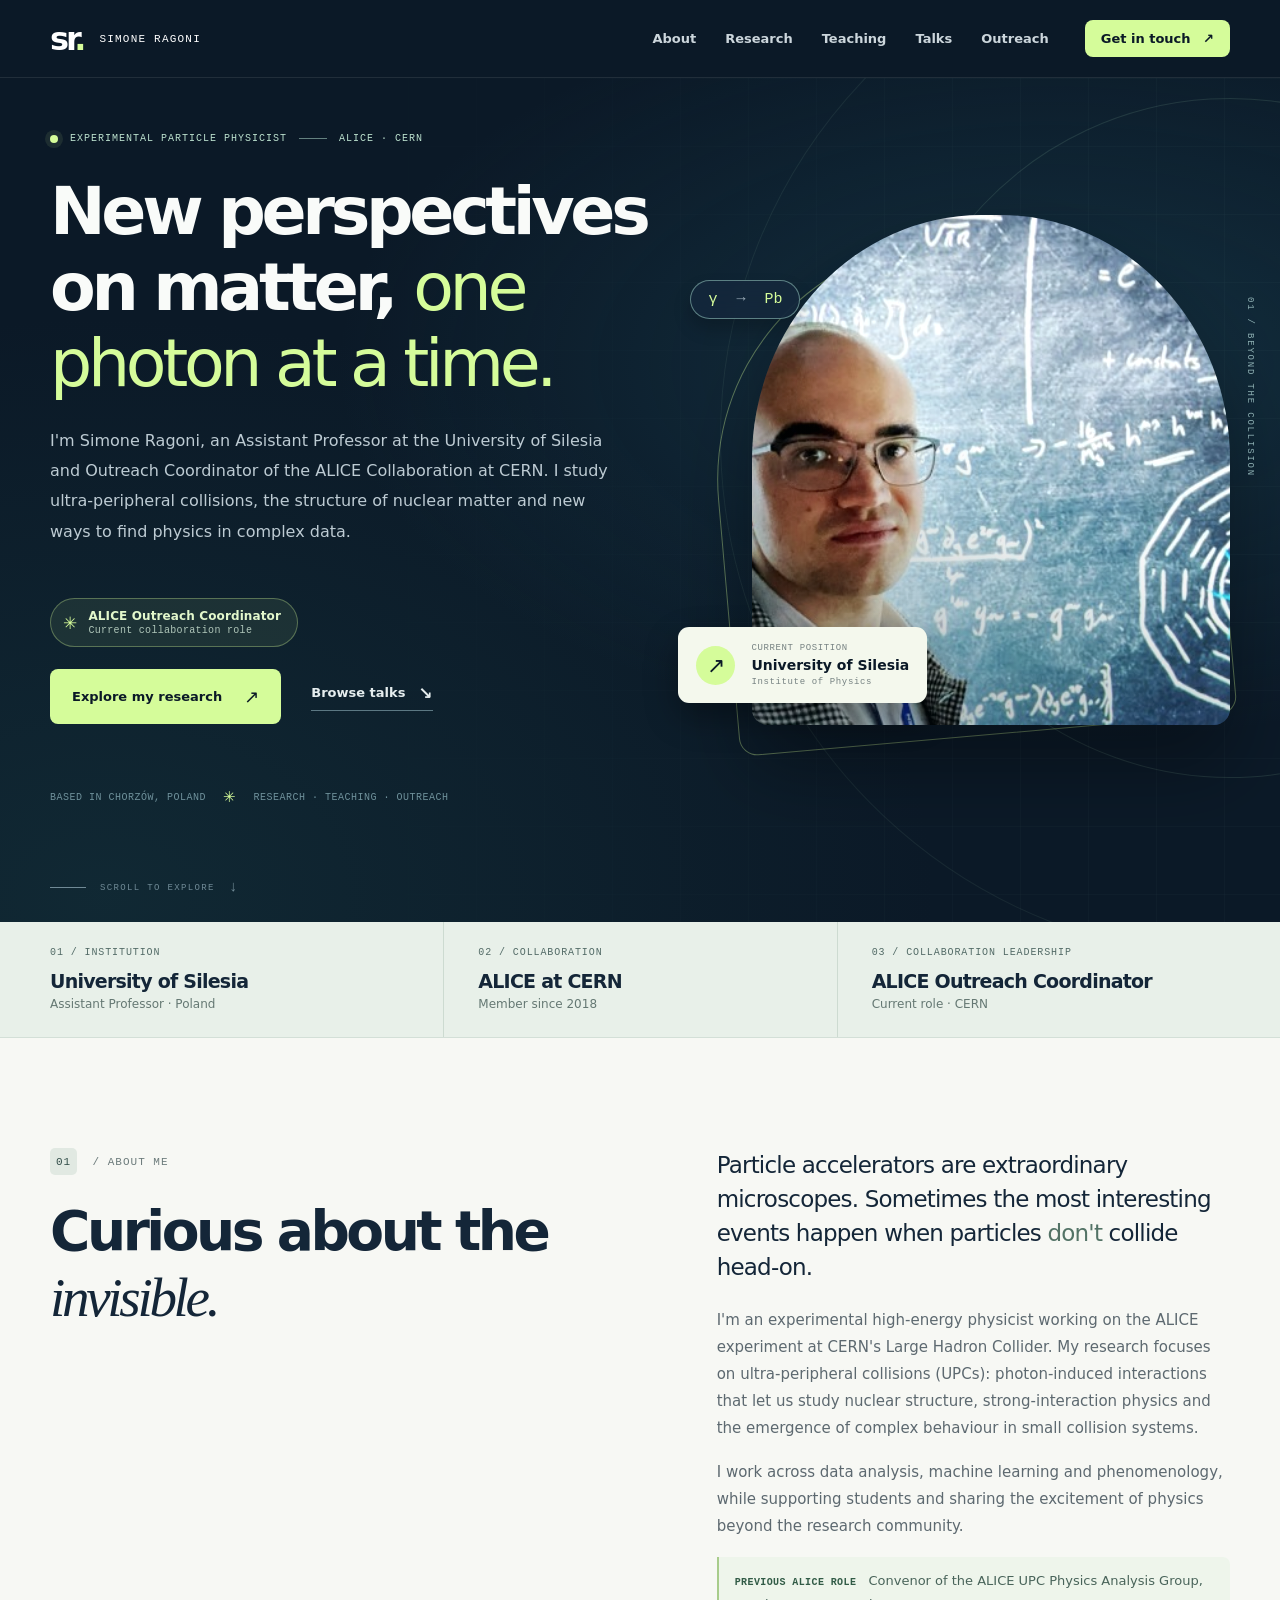
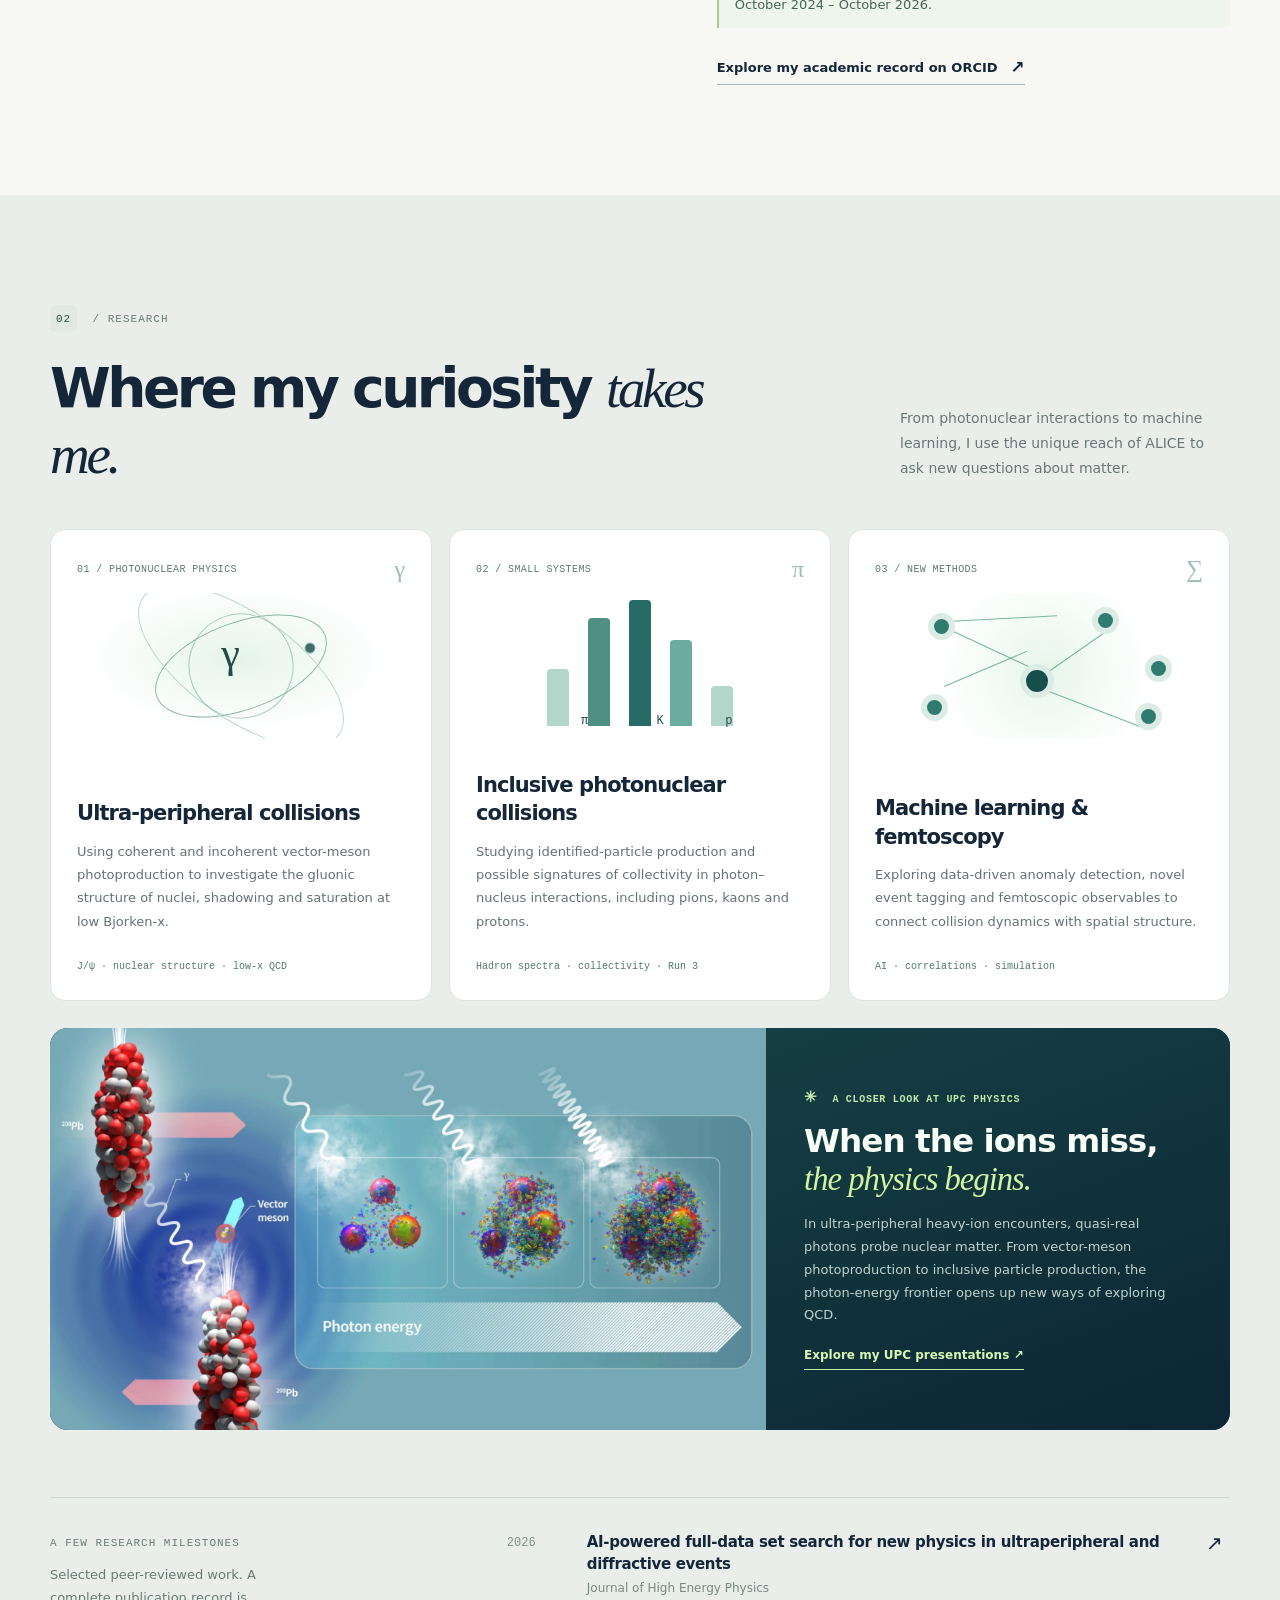
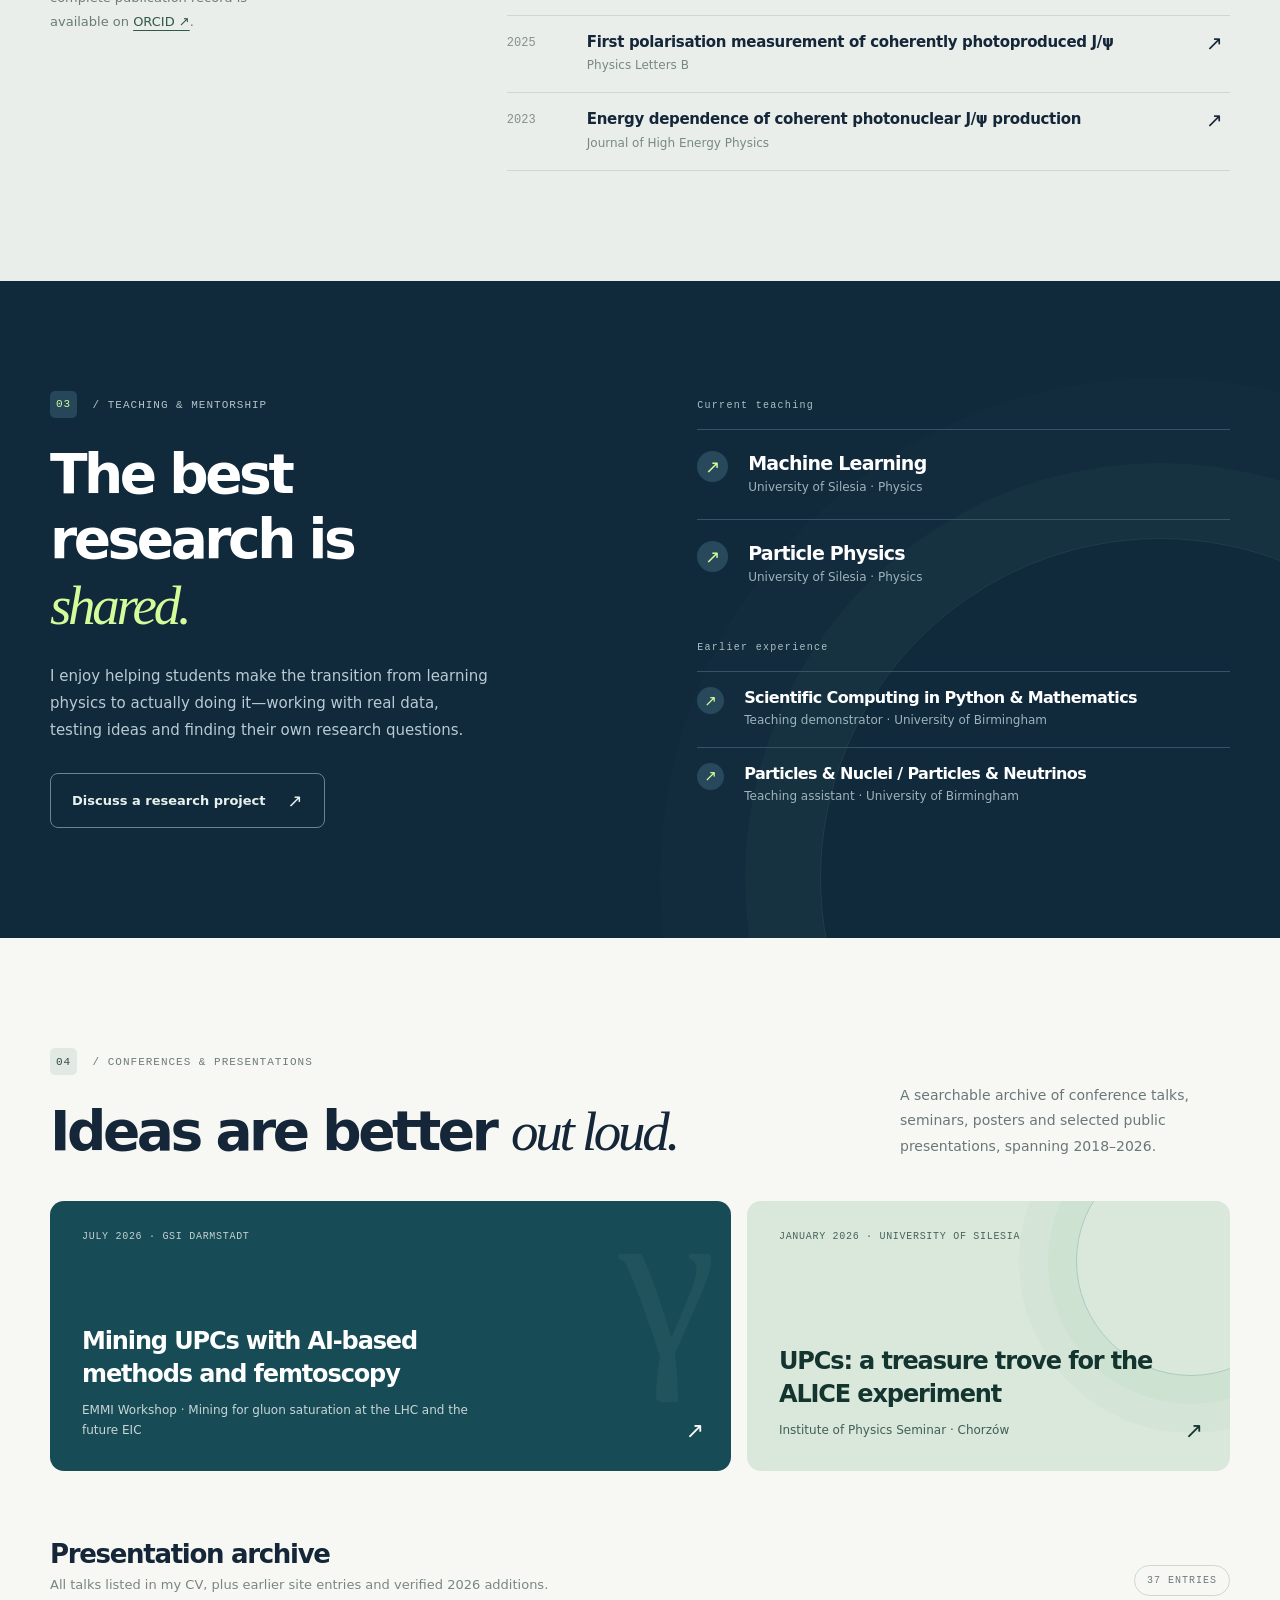
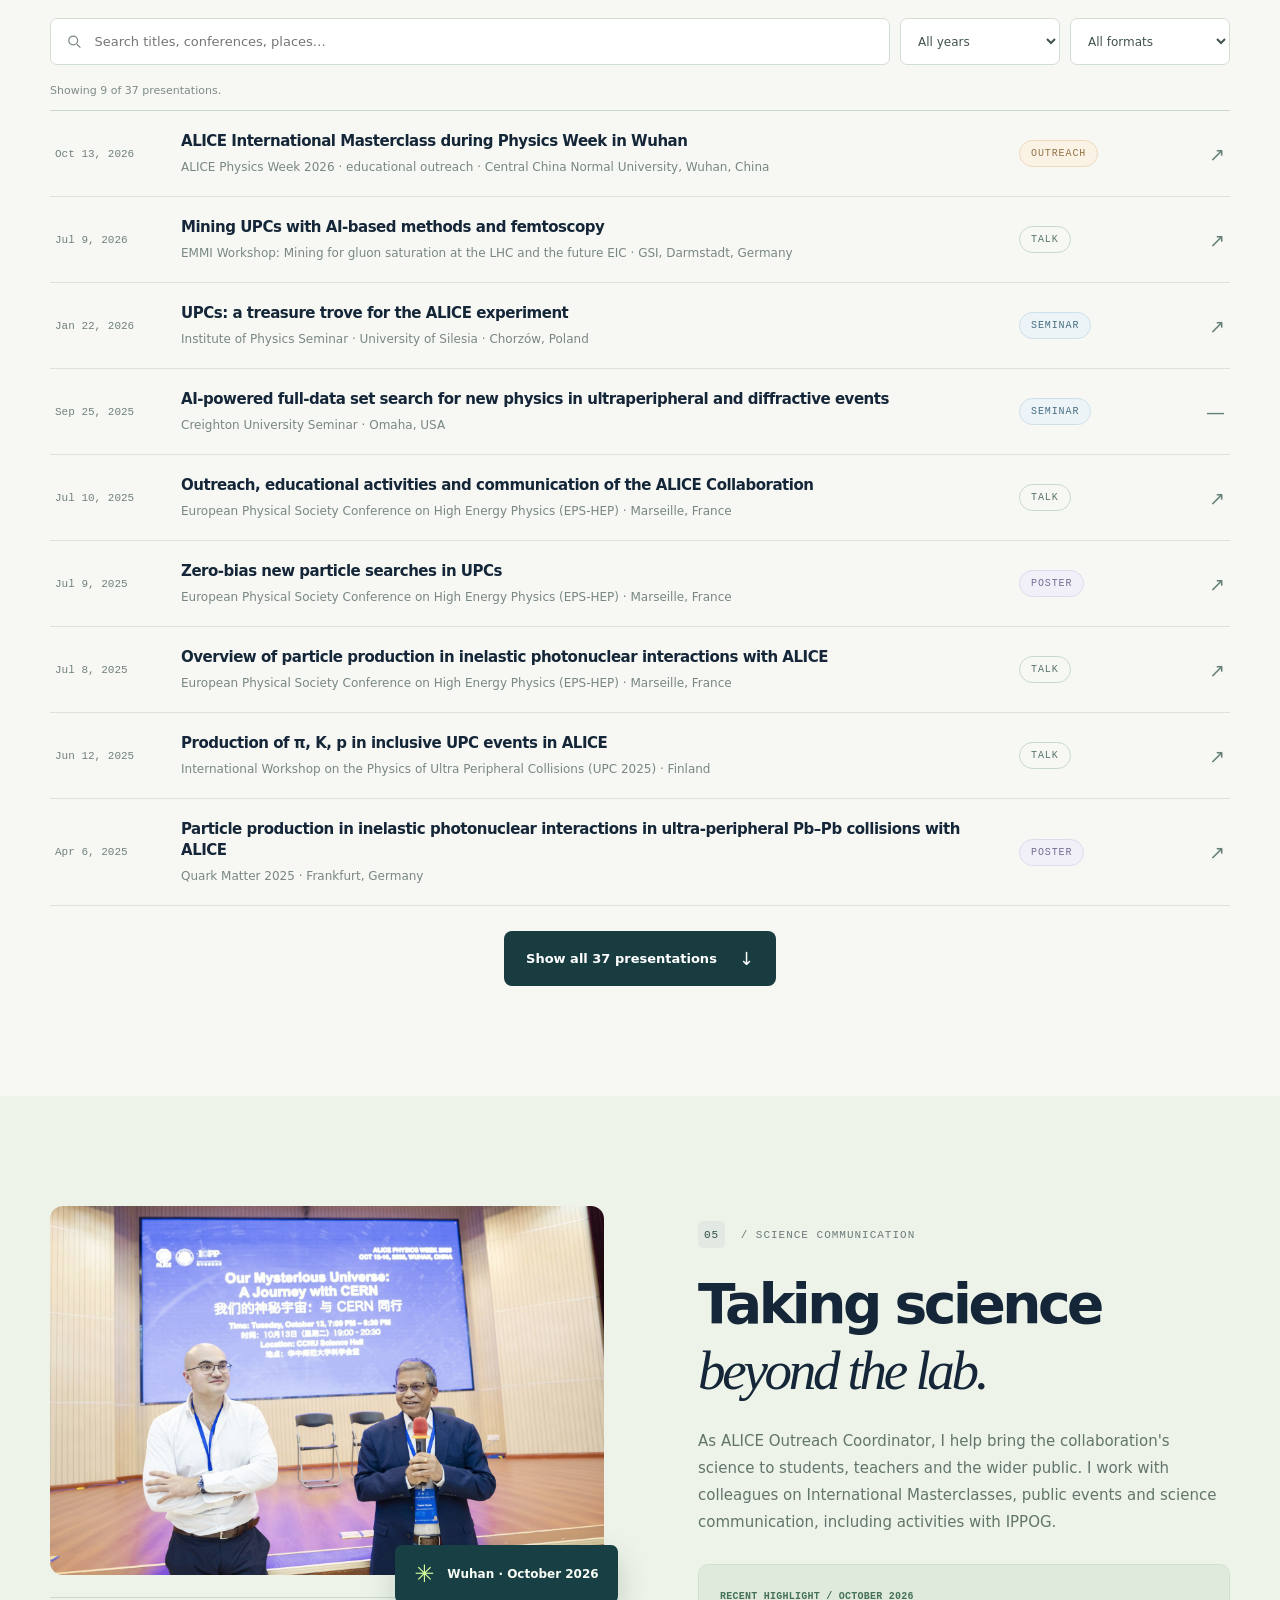
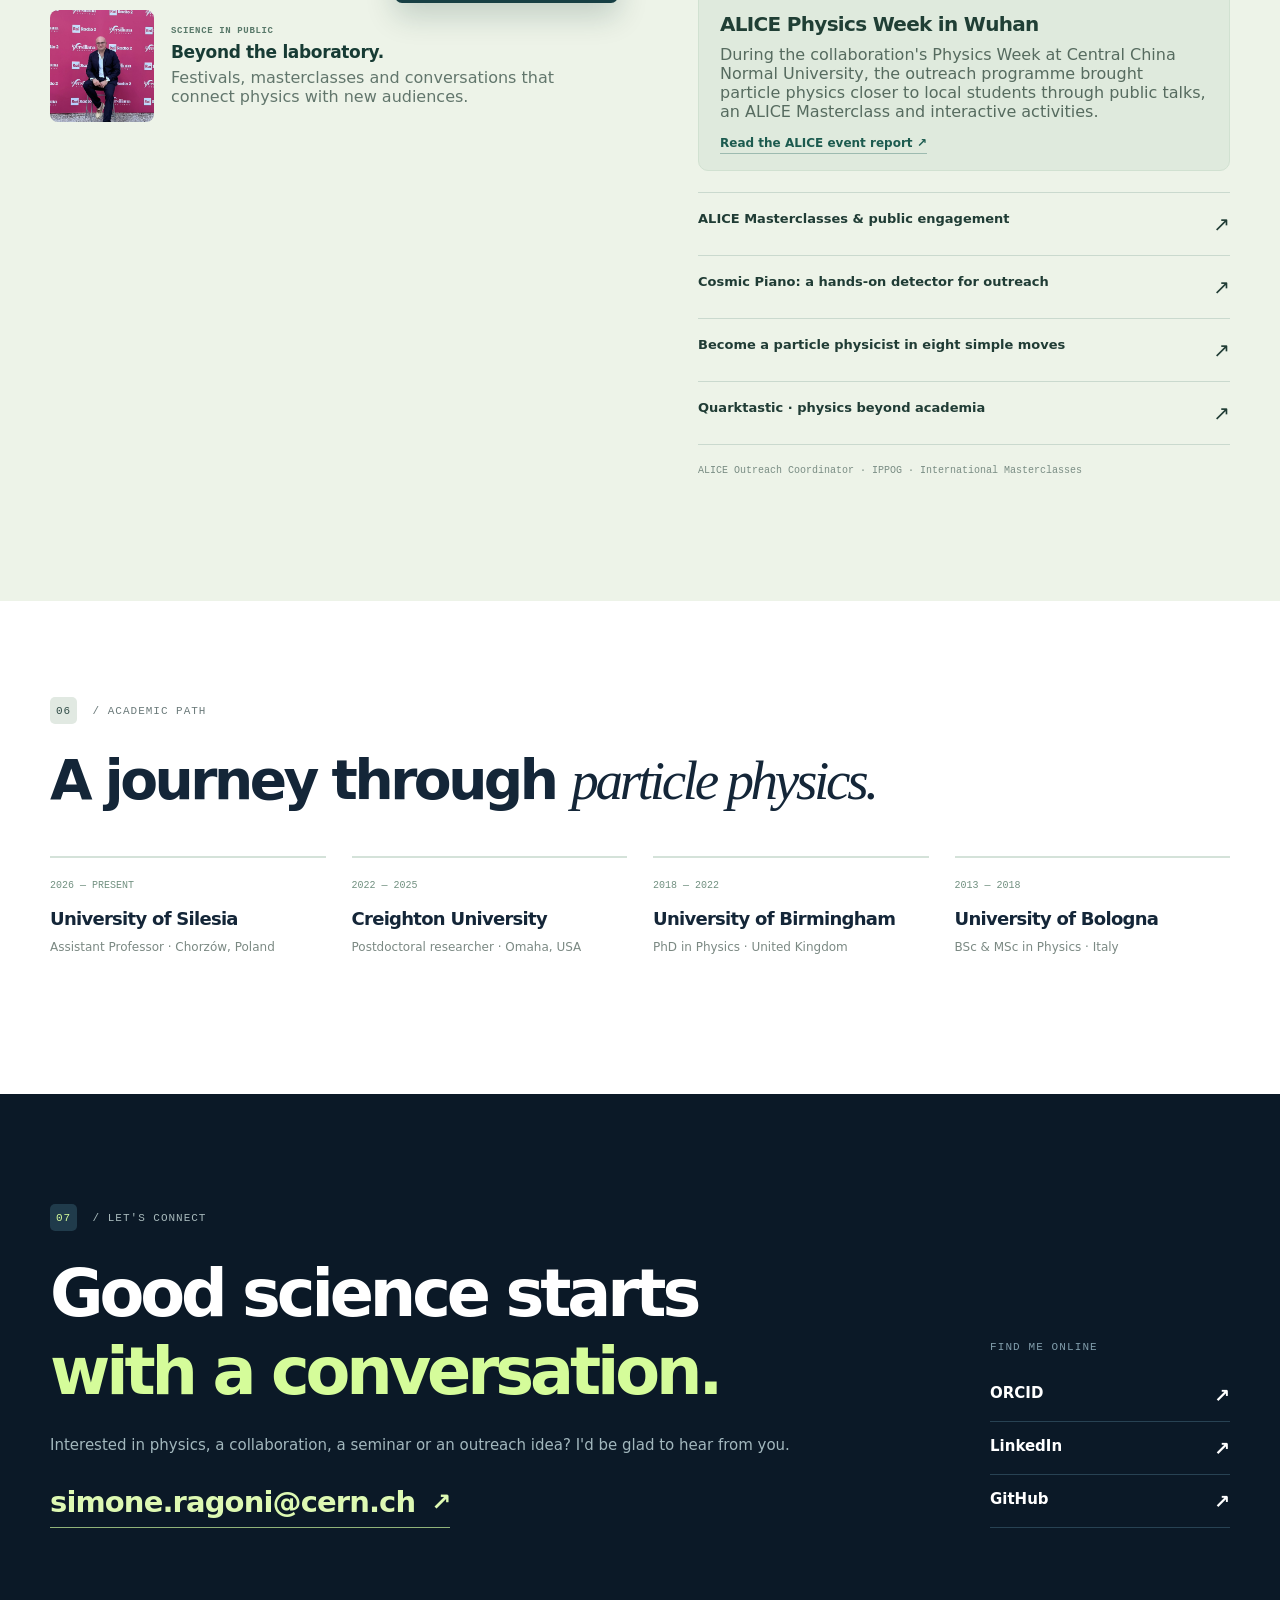
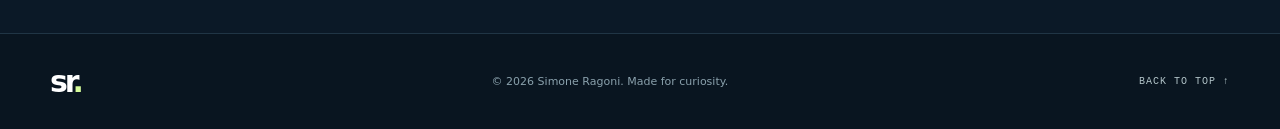
<file: teaching/index.html>
<!doctype html><html lang="en"><head><meta charset="utf-8"><meta name="viewport" content="width=device-width, initial-scale=1"><meta http-equiv="refresh" content="0; url=https://siragoni.github.io/#teaching"><link rel="canonical" href="https://siragoni.github.io/#teaching"><title>Teaching · Simone Ragoni</title></head><body><p>This section is now part of my <a href="https://siragoni.github.io/#teaching">academic website</a>.</p><script>location.replace('https://siragoni.github.io/#teaching');</script></body></html>
</file>
<file: assets/styles.css>
:root{--ink:#142638;--deep:#0b1927;--deep-2:#11293d;--muted:#63707a;--paper:#f7f8f4;--white:#fff;--line:#dfe5e3;--lime:#d5fc9a;--mint:#eaf6ee;--blue:#accbe1;--font:'DM Sans',system-ui,-apple-system,BlinkMacSystemFont,'Segoe UI',sans-serif;--heading:'Manrope',var(--font);--mono:'DM Mono',ui-monospace,monospace;--radius:18px}
*,*::before,*::after{box-sizing:border-box}
html{scroll-behavior:smooth;scroll-padding-top:90px}
body{margin:0;background:var(--paper);color:var(--ink);font-family:var(--font);-webkit-font-smoothing:antialiased}
body.menu-open{overflow:hidden}
a{color:inherit;text-decoration:none}button,input,select{font:inherit}button{cursor:pointer}button:focus-visible,input:focus-visible,select:focus-visible,a:focus-visible{outline:3px solid #79aadd;outline-offset:4px}img{max-width:100%;display:block}p{line-height:1.8}.shell{width:min(1180px,calc(100% - 72px));margin-inline:auto}.sr-only{position:absolute;width:1px;height:1px;clip:rect(0,0,0,0);overflow:hidden;white-space:nowrap}.skip-link{position:absolute;z-index:999;top:-50px;left:20px;background:var(--lime);padding:12px 16px;color:var(--deep)}.skip-link:focus{top:12px}
.site-header{height:78px;position:sticky;top:0;background:var(--deep);color:#fff;z-index:100;border-bottom:1px solid rgba(255,255,255,.09)}
.nav{height:100%;display:flex;justify-content:space-between;align-items:center;gap:32px}.wordmark{display:inline-flex;align-items:center;gap:16px;flex-shrink:0}.wordmark-icon,.footer-logo{font-family:var(--heading);font-weight:800;font-size:32px;letter-spacing:-3px;line-height:1}.wordmark-point,.footer-logo span{color:var(--lime)}.wordmark-name{font-family:var(--mono);font-size:11px;font-weight:500;letter-spacing:.11em;white-space:nowrap}.nav-links{display:flex;align-items:center;gap:29px}.nav-links>a{font-size:13px;font-weight:600;color:#ccd6dc;transition:color .2s}.nav-links>a:hover{color:#fff}.nav-links .nav-contact{padding:11px 16px;border-radius:8px;background:var(--lime);color:var(--deep);margin-left:7px}.nav-links .nav-contact:hover{color:var(--deep);background:#ecffc8}.nav-contact span{margin-left:8px}.menu-toggle{display:none;border:0;background:none;color:#fff;padding:12px}
.hero{position:relative;isolation:isolate;overflow:hidden;background:var(--deep);color:#f9fbf9;min-height:680px}.hero-mesh{position:absolute;inset:0;z-index:-1;pointer-events:none;background:radial-gradient(ellipse at 82% 34%,rgba(31,82,100,.38),transparent 48%),radial-gradient(ellipse at 8% 97%,rgba(24,62,69,.42),transparent 50%)}.hero-mesh::after{content:"";position:absolute;inset:0;opacity:.13;background-image:linear-gradient(rgba(166,218,207,.22) 1px,transparent 1px),linear-gradient(90deg,rgba(166,218,207,.22) 1px,transparent 1px);background-size:68px 68px;mask-image:linear-gradient(90deg,transparent 20%,#000 85%)}.hero-orbit{width:680px;height:680px;border:1px solid rgba(171,224,183,.13);position:absolute;border-radius:50%;right:-290px;top:20px;z-index:-1;transform:rotate(-25deg)}.hero-orbit-two{width:1040px;height:1040px;right:-480px;top:-160px;border-color:rgba(171,224,183,.08)}.hero-grid{min-height:615px;display:grid;grid-template-columns:1.11fr .89fr;align-items:center;gap:6%;padding-top:55px;padding-bottom:72px}.hero-copy{position:relative;z-index:3}.hero-kicker{display:flex;align-items:center;gap:12px;flex-wrap:wrap;color:#bce1ce;font:500 10px var(--mono);letter-spacing:.1em}.pulse-dot{width:8px;height:8px;background:var(--lime);border-radius:50%;box-shadow:0 0 0 5px rgba(213,252,154,.09)}.kicker-rule{display:inline-block;width:28px;height:1px;background:#64817f}.hero h1{font:800 clamp(48px,5.2vw,77px)/1.14 var(--heading);letter-spacing:-.065em;margin:30px 0 20px;max-width:790px}.hero h1 em{font-weight:500;font-style:normal;color:var(--lime)}.hero-description{font-size:16px;line-height:1.9;color:#bdcbd3;max-width:560px;margin:24px 0 30px}.hero-actions{display:flex;align-items:center;flex-wrap:wrap;gap:30px}.btn{display:inline-flex;align-items:center;justify-content:center;gap:22px;border-radius:8px;border:1px solid transparent;padding:16px 21px;font-weight:700;font-size:13px;transition:transform .2s,background .2s,border-color .2s;white-space:nowrap}.btn:hover{transform:translateY(-2px)}.btn span{font-size:18px;font-weight:400}.btn-lime{background:var(--lime);color:var(--deep)}.btn-lime:hover{background:#e9ffc9}.text-link{display:inline-flex;align-items:center;gap:13px;font-weight:700;font-size:13px;padding-bottom:7px;border-bottom:1px solid}.text-link span{font-size:17px;transition:transform .2s}.text-link:hover span{transform:translate(2px,-2px)}.light-link{color:#e5edee;border-color:#5c7883}.dark-link{color:var(--ink);border-color:#acbbbd;margin-top:12px}.hero-bottomline{display:flex;align-items:center;gap:17px;margin-top:64px;color:#6f919b;font:400 10px var(--mono);letter-spacing:.05em}.inline-sparkle{color:var(--lime);font-size:15px}
.hero-visual{height:510px;position:relative;isolation:isolate;max-width:510px;width:100%;margin-left:auto}.portrait-backplate{position:absolute;inset:25px 13px -11px -18px;border:1px solid rgba(213,252,154,.38);border-radius:48% 48% 18px 18px;transform:rotate(-5deg)}.hero-portrait{width:calc(100% - 16px);height:100%;margin-left:16px;object-fit:cover;object-position:center 23%;border-radius:48% 48% 16px 16px;filter:saturate(.76) contrast(1.06);box-shadow:0 40px 75px #0005}.portrait-shine{position:absolute;inset:0 0 0 16px;pointer-events:none;border-radius:48% 48% 16px 16px;background:linear-gradient(25deg,rgba(5,22,30,.38),transparent 52%)}.hero-photo-side-label{position:absolute;right:-15px;top:16%;writing-mode:vertical-rl;transform:translateX(100%);font:400 9px var(--mono);letter-spacing:.2em;color:#8eb0b3}.photo-stamp{position:absolute;bottom:22px;left:-58px;border-radius:11px;padding:16px 18px;display:flex;align-items:center;gap:16px;background:#f4f8ed;color:var(--deep);box-shadow:0 14px 34px #0005}.stamp-icon{display:grid;place-items:center;background:var(--lime);width:39px;height:39px;border-radius:50%;font-size:22px}.photo-stamp small{display:block;font:500 9px var(--mono);color:#768282;letter-spacing:.07em}.photo-stamp strong{font-size:14px;display:block;margin:4px 0}.particle-token{position:absolute;top:65px;left:-46px;border:1px solid #9fd4c585;color:var(--lime);background:#14283cdd;box-shadow:0 10px 18px #0003;backdrop-filter:blur(10px);padding:10px 17px;border-radius:100px;font:500 15px var(--mono)}.particle-token span{color:#9daeba;margin:0 10px}.hero-footnote{display:flex;align-items:center;gap:14px;padding-bottom:26px;font:400 9px var(--mono);letter-spacing:.15em;color:#708a96}.hero-footnote span:last-child{font-size:15px}.hero-line{display:block;width:36px;height:1px;background:#708a96}
.quick-facts{background:#e8f0e9;border-bottom:1px solid #d3dfd7}.fact-grid{display:grid;grid-template-columns:repeat(3,1fr)}.fact{padding:25px 28px 26px 0;display:flex;flex-direction:column;gap:5px}.fact+.fact{border-left:1px solid #cddbd1;padding-left:34px}.fact-index{font:500 10px var(--mono);color:#536b67;letter-spacing:.09em;margin-bottom:7px}.fact strong{font:800 19px var(--heading);letter-spacing:-.04em}.fact small{font-size:12px;color:#657873}
.section{padding:110px 0}.section-eyebrow{font:500 11px var(--mono);color:#6c7b7b;letter-spacing:.09em;margin-bottom:24px}.section-eyebrow span{display:inline-grid;place-items:center;width:27px;height:27px;background:#e1e9e2;color:#314d48;border-radius:5px;margin-right:8px;font-size:11px}.section h2,.academic-path h2,.contact-section h2{font:800 clamp(37px,4.3vw,58px)/1.19 var(--heading);letter-spacing:-.063em;margin:0}.highlight-serif{font-weight:500;font-style:italic;font-family:Georgia,'Times New Roman',serif;letter-spacing:-.06em}.about-grid{display:grid;grid-template-columns:1fr 1fr;gap:13%}.about-text{max-width:555px}.about-text .lead{font:500 23px/1.48 var(--heading);letter-spacing:-.035em;margin:0 0 23px}.about-text .lead em{font-style:normal;color:#537366}.about-text p:not(.lead){font-size:15px;color:#5d6970;margin-bottom:17px}
.research-section{background:#e9eeeb}.section-head{display:flex;justify-content:space-between;align-items:end;gap:55px;margin-bottom:42px}.section-head h2{max-width:680px}.section-head>p{font-size:14px;color:#6a7778;max-width:330px;line-height:1.8;margin-bottom:6px}.research-grid{display:grid;grid-template-columns:repeat(3,minmax(0,1fr));gap:17px}.research-card{background:#fff;border:1px solid #dce3dd;border-radius:15px;min-height:472px;overflow:hidden;display:flex;flex-direction:column;transition:transform .25s,box-shadow .25s}.research-card:hover{transform:translateY(-5px);box-shadow:0 24px 55px #132f2612}.card-top{padding:26px 26px 0;display:flex;justify-content:space-between;align-items:center}.card-number{font:500 10px var(--mono);color:#5f7774;letter-spacing:.04em}.card-glyph{font:500 24px Georgia,serif;color:#9cbdb5}.card-art{height:145px;margin:10px 26px 16px;position:relative;overflow:hidden}.art-orbit{background:radial-gradient(ellipse at 49% 45%,#e5f4ea 0%,transparent 64%)}.art-orbit:before,.art-orbit:after,.art-orbit span{content:"";border:1.5px solid #8cb6ab;position:absolute;left:50%;top:50%;border-radius:50%;transform:translate(-50%,-50%) rotate(-20deg)}.art-orbit:before{width:180px;height:88px}.art-orbit:after{width:105px;height:105px;opacity:.7}.art-orbit span:first-child{width:240px;height:106px;transform:translate(-50%,-50%) rotate(35deg);border-color:#bad6cd}.art-orbit span:nth-child(2){height:11px;width:11px;background:#416c65;left:71%;top:38%;z-index:3}.art-orbit b{font:42px Georgia,serif;color:#214c45;position:absolute;left:44%;top:25%}.art-spectrum{display:flex;align-items:end;gap:19px;justify-content:center;padding:0 15px 12px}.art-spectrum i{display:block;border-radius:4px 4px 0 0;width:22px;background:#b2d6ca;min-width:20px}.art-spectrum i:nth-child(1){height:43%}.art-spectrum i:nth-child(2){height:81%;background:#4e9184}.art-spectrum i:nth-child(3){height:95%;background:#276b67}.art-spectrum i:nth-child(4){height:65%;background:#6baca1}.art-spectrum i:nth-child(5){height:30%}.art-spectrum span{position:absolute;bottom:10px;color:#234b48;font:500 12px var(--mono)}.art-spectrum span:nth-of-type(1){left:32%}.art-spectrum span:nth-of-type(2){left:55%}.art-spectrum span:nth-of-type(3){left:76%}.art-network{background:radial-gradient(circle at 52% 54%,#e6f6eb,transparent 56%)}.node{position:absolute;border-radius:50%;width:15px;height:15px;background:#307b70;z-index:2;box-shadow:0 0 0 6px #dcece4}.n1{top:18%;left:18%}.n2{top:14%;left:68%}.n3{top:53%;left:46%;width:22px;height:22px;background:#164e4c}.n4{top:74%;left:16%}.n5{top:80%;left:81%}.n6{top:47%;left:84%}.bridge{position:absolute;height:1px;background:#7bb6a3;transform-origin:left center;z-index:1}.b1{width:110px;top:24%;left:22%;transform:rotate(25deg)}.b2{width:99px;top:60%;left:49%;transform:rotate(-35deg)}.b3{width:90px;top:64%;left:21%;transform:rotate(-23deg)}.b4{width:117px;top:64%;left:49%;transform:rotate(21deg)}.b5{width:110px;top:19%;left:22%;transform:rotate(-3deg)}.card-bottom{padding:9px 26px 27px;margin-top:auto}.card-bottom h3{font:800 21px/1.35 var(--heading);letter-spacing:-.044em;margin:0 0 12px}.card-bottom p{font-size:13px;line-height:1.8;color:#657177;margin:0 0 21px}.card-keywords{font:500 10px var(--mono);color:#53786b}
.selected-work{margin-top:67px;display:grid;grid-template-columns:.36fr .64fr;gap:50px;border-top:1px solid #ccd8d0;padding-top:33px}.selected-work-heading .section-eyebrow{margin-bottom:16px}.selected-work-heading p{font-size:13px;color:#6b7b78;max-width:255px}.selected-work-heading a{text-decoration:underline;text-underline-offset:4px;color:#32584d}.work-item{display:grid;grid-template-columns:60px 1fr 24px;align-items:start;gap:20px;padding:15px 0 20px;border-bottom:1px solid #cdd8d0;transition:color .2s}.work-item:first-child{padding-top:0}.work-item:hover{color:#427565}.work-year{font:500 12px var(--mono);color:#82918a;margin-top:5px}.work-title{font:700 15px/1.5 var(--heading);letter-spacing:-.022em}.work-title small{font:400 12px var(--font);color:#788984;display:block;margin-top:5px;letter-spacing:0}.work-arrow{font-size:20px;font-weight:400}
.teaching-section{background:#10293b;color:#fff;position:relative;overflow:hidden}.teaching-section:after{content:"";position:absolute;right:-220px;bottom:-280px;width:680px;height:680px;border:1px solid #8ab8aa22;border-radius:50%;box-shadow:0 0 0 75px #8ab8aa08,0 0 0 160px #8ab8aa05;pointer-events:none}.teaching-grid{display:grid;grid-template-columns:.95fr 1.05fr;gap:14%;position:relative;z-index:1}.eyebrow-dark{color:#b3c5c8}.eyebrow-dark span{background:#26465a;color:var(--lime)}.teaching-section h2{max-width:440px}.teaching-section .highlight-serif{color:var(--lime)}.teaching-intro{font-size:15px;color:#b8cbd3;max-width:440px;margin:25px 0 29px}.btn-outline{color:#e7f2ed;border-color:#698390;background:transparent}.btn-outline:hover{background:#1f4258}.teaching-courses{padding-top:9px}.teaching-courses h3{font:500 10px var(--mono);letter-spacing:.13em;color:#a8c2c5;margin:0 0 18px}.course{border-top:1px solid #365369;padding:21px 0;display:flex;gap:20px;align-items:flex-start}.course-marker{width:31px;height:31px;flex-shrink:0;background:#28495b;display:grid;place-items:center;border-radius:50%;color:var(--lime);font-size:18px}.course h4{margin:1px 0 3px;font:700 19px var(--heading);letter-spacing:-.04em}.course p{color:#9eb4bc;margin:0;font-size:12px}.teaching-courses .past-label{margin-top:32px}.course-compact{padding:15px 0}.course-compact h4{font-size:16px}.course-compact .course-marker{width:27px;height:27px;font-size:15px}
.talks-section{background:var(--paper)}.talks-head{margin-bottom:36px}.talk-featured{display:grid;grid-template-columns:1.17fr .83fr;gap:16px}.featured-talk{display:flex;flex-direction:column;min-height:270px;padding:30px 32px;border-radius:14px;position:relative;overflow:hidden;transition:transform .2s,box-shadow .2s}.featured-talk:hover{transform:translateY(-4px);box-shadow:0 17px 30px #102b331a}.featured-primary{color:#fff;background:#174b55}.featured-primary:after{content:'γ';position:absolute;right:15px;top:-45px;font:220px Georgia,serif;color:#ffffff0c;pointer-events:none}.featured-secondary{background:#dae8db;color:#14352f}.featured-secondary:after{content:'';position:absolute;right:-76px;top:-55px;border-radius:50%;width:230px;height:230px;border:1px solid #7aab9f7e;box-shadow:0 0 0 28px #a7c6b522,0 0 0 57px #a7c6b51c}.featured-meta{position:relative;z-index:1;font:500 10px var(--mono);letter-spacing:.07em;opacity:.74}.featured-talk>div{margin-top:auto;position:relative;z-index:1}.featured-talk h3{font:800 24px/1.35 var(--heading);letter-spacing:-.047em;max-width:405px;margin:0}.featured-talk p{font-size:12px;line-height:1.65;opacity:.77;max-width:390px;margin:11px 0 0}.featured-arrow{position:absolute;right:27px;bottom:28px;font-size:22px;z-index:2}.archive-header{display:flex;align-items:flex-end;justify-content:space-between;gap:25px;margin:68px 0 22px}.archive-header h3{font:800 26px var(--heading);letter-spacing:-.05em;margin:0 0 4px}.archive-header p{font-size:13px;color:#7a8582;margin:0}.archive-total{font:500 10px var(--mono);letter-spacing:.1em;color:#6c7b7b;border:1px solid #cdd8d0;border-radius:20px;padding:9px 12px;white-space:nowrap}.filters{display:none;grid-template-columns:1fr 160px 160px;gap:10px;margin-bottom:16px}.js .filters{display:grid}.searchbox,.select-wrap{height:47px;border:1px solid #d3ddd7;background:#fff;border-radius:7px;display:flex;align-items:center}.searchbox{padding:0 15px;gap:10px}.searchbox svg{width:17px;height:17px;stroke:#788882;stroke-width:1.8;fill:none}.searchbox input{width:100%;height:100%;border:0;outline:none;background:transparent;color:var(--ink);font-size:13px}.searchbox input:focus-visible{outline:0}.select-wrap select{width:100%;height:100%;border:0;background:transparent;color:#42534d;padding:0 13px;font-size:12px;cursor:pointer}.results-line{font-size:11px;color:#7f8b85;margin:0 0 9px;display:none}.js .results-line{display:block}.talk-list{border-top:1px solid #cad6cf}.talk-row{display:grid;grid-template-columns:110px 1fr 160px 30px;gap:16px;align-items:center;padding:20px 5px;border-bottom:1px solid #dce3de;transition:background .2s}.talk-row:hover{background:#eef3ed}.talk-date{font:500 11px var(--mono);color:#71817b}.talk-main h4{font:700 15px/1.4 var(--heading);letter-spacing:-.032em;margin:0 0 6px}.talk-main p{margin:0;font-size:12px;color:#798782;line-height:1.5}.talk-type{font:500 10px var(--mono);text-transform:uppercase;letter-spacing:.09em;color:#587468;justify-self:start;border:1px solid #c6d8ce;border-radius:50px;padding:7px 11px}.talk-type.t-poster{color:#716e92;background:#f1f0f8;border-color:#dddbee}.talk-type.t-seminar{color:#476f82;background:#edf4f7;border-color:#cddfe8}.talk-type.t-outreach{color:#947345;background:#fbf2e6;border-color:#eed9bc}.talk-action{font-size:19px;color:#668276;text-align:right}.talk-row:hover .talk-action{color:#183e36}.talk-row.is-hidden{display:none}.talk-row.is-initially-hidden{display:none}.talk-row.no-link{cursor:default}.talk-row.no-link:hover{background:transparent}.empty-results{font-size:14px;color:#657672;padding:32px 3px}.archive-actions{display:flex;align-items:center;gap:24px;justify-content:center;padding-top:25px}.btn-dark{background:#193c41;color:#fff}.btn-dark:hover{background:#26525a}.clear-filters{background:transparent;border:0;color:#51776c;font-weight:600;font-size:12px;padding:12px}.clear-filters[hidden]{display:none}
.outreach-section{background:#edf3e8}.outreach-grid{display:grid;grid-template-columns:.87fr 1.13fr;gap:10%;align-items:center}.outreach-visual{position:relative}.outreach-visual img{border-radius:14px;width:100%;height:465px;object-fit:cover;filter:saturate(.75)}.outreach-caption{position:absolute;bottom:-16px;right:-22px;background:#173f44;color:#f9fcf4;border-radius:8px;padding:22px 26px;display:flex;align-items:center;gap:13px;font:700 15px var(--heading);box-shadow:0 13px 30px #0d332e30}.caption-star{font-size:24px;color:var(--lime)}.outreach-content{padding:15px 0}.outreach-content>p{font-size:15px;color:#62756c;margin:25px 0 28px}.outreach-links>a{display:flex;justify-content:space-between;align-items:start;gap:16px;border-top:1px solid #cad9ce;padding:16px 0;color:#203c35;font:700 13px/1.5 var(--heading)}.outreach-links>a:last-child{border-bottom:1px solid #cad9ce}.outreach-links>a span:last-child{font-size:20px;font-weight:400;transition:transform .2s}.outreach-links>a:hover span:last-child{transform:translate(2px,-2px)}.outreach-foot{font:500 10px var(--mono);color:#7a8d84;margin-top:20px}.outreach-foot span{padding:0 7px}
.academic-path{padding:96px 0 115px;background:#fff}.academic-path h2{margin:0 0 42px}.path-grid{display:grid;grid-template-columns:repeat(4,minmax(0,1fr));gap:26px}.path-item{border-top:2px solid #d4e2d9;padding:22px 0}.path-item span{display:block;font:500 10px var(--mono);color:#729181;margin-bottom:16px}.path-item strong{display:block;font:800 18px/1.3 var(--heading);letter-spacing:-.04em}.path-item p{font-size:12px;color:#7b8983;margin:8px 0 0;line-height:1.6}
.contact-section{background:var(--deep);color:#fff;padding:110px 0 105px}.contact-grid{display:grid;grid-template-columns:1fr 240px;gap:15%;align-items:end}.eyebrow-lime{color:#a8babc}.eyebrow-lime span{background:#203b4b;color:var(--lime)}.contact-section h2{font-size:clamp(39px,5.1vw,68px);max-width:770px}.contact-section h2 em{color:var(--lime);font-style:normal}.contact-section p{color:#a2b7bd;font-size:15px;margin:22px 0 26px}.contact-email{font:600 clamp(18px,2.5vw,29px) var(--heading);letter-spacing:-.03em;color:#def9b3;display:inline-flex;gap:16px;align-items:center;border-bottom:1px solid #91b37a;padding-bottom:8px}.contact-email span{font-size:24px}.contact-side{display:flex;flex-direction:column}.contact-side-header{font:500 11px var(--mono);letter-spacing:.1em;color:#819dab;margin-bottom:16px}.contact-side>a{padding:15px 0;border-bottom:1px solid #284253;font:600 15px var(--heading);display:flex;justify-content:space-between;gap:20px}.contact-side>a:hover{color:var(--lime)}.contact-side>a span{font-size:19px}.site-footer{background:#091520;color:#8aa1ac;border-top:1px solid #203545}.footer-inner{min-height:95px;display:flex;align-items:center;justify-content:space-between;gap:25px}.footer-logo{color:#fff;font-size:30px}.footer-inner>span,.back-top{font-size:11px}.back-top{font:500 10px var(--mono);letter-spacing:.1em;color:#b2c4c8}.back-top:hover{color:var(--lime)}
@media(max-width:1080px){.shell{width:min(1100px,calc(100% - 48px))}.nav-links{gap:17px}.nav-links>a{font-size:12px}.wordmark-name{font-size:10px}.hero h1{font-size:clamp(44px,5vw,65px)}.hero-visual{height:455px}.hero-grid{gap:3%}.hero-description{font-size:14px}.photo-stamp{left:-24px}.hero-photo-side-label{display:none}.research-card{min-height:490px}.card-bottom{padding:10px 20px 25px}.card-top{padding:24px 20px 0}.card-art{margin-inline:20px}}
@media(max-width:800px){.site-header{height:70px}.menu-toggle{display:flex;flex-direction:column;justify-content:center;gap:5px;width:45px;height:43px;z-index:2}.menu-toggle span{display:block;width:24px;height:2px;background:#fff;transition:transform .2s}.menu-open .menu-toggle span:first-child{transform:translateY(7px) rotate(45deg)}.menu-open .menu-toggle span:nth-child(2){opacity:0}.menu-open .menu-toggle span:last-child{transform:translateY(-7px) rotate(-45deg)}.nav-links{display:none;position:fixed;top:70px;left:0;right:0;bottom:0;padding:35px 30px;background:#102435;flex-direction:column;align-items:stretch;gap:0;overflow:auto;box-shadow:0 10px 30px #0003}.menu-open .nav-links{display:flex}.nav-links>a{padding:17px 0;font-size:19px;border-bottom:1px solid #2b4552}.nav-links .nav-contact{margin:25px 0 0;padding:15px;text-align:center;font-size:15px}.hero-grid{grid-template-columns:1fr;gap:20px;padding-top:65px;padding-bottom:30px}.hero{min-height:0}.hero h1{max-width:680px}.hero-description{max-width:650px}.hero-visual{width:min(430px,85%);height:440px;margin:40px auto 25px}.hero-bottomline{margin-top:42px}.hero-footnote{padding-bottom:25px}.fact-grid{grid-template-columns:1fr 1fr}.fact:last-child{grid-column:span 2;border-top:1px solid #cddbd1;padding-left:0}.fact:nth-child(2){border-left:1px solid #cddbd1}.fact{padding-block:25px}.section{padding:82px 0}.about-grid{gap:30px}.section-head{align-items:start;flex-direction:column;gap:15px}.section-head>p{max-width:530px}.research-grid{grid-template-columns:1fr 1fr}.research-card:last-child{grid-column:span 2;min-height:380px}.research-card:last-child .card-art{height:118px}.selected-work{grid-template-columns:1fr;gap:14px}.selected-work-heading p{max-width:650px}.teaching-grid{gap:30px}.teaching-section h2{font-size:42px}.talk-featured{grid-template-columns:1fr 1fr}.featured-talk{padding:25px;min-height:290px}.featured-talk h3{font-size:21px}.talk-row{grid-template-columns:93px 1fr 105px 20px;gap:10px}.outreach-grid{gap:5%}.outreach-visual img{height:440px}.outreach-caption{right:-12px;font-size:13px;padding:17px}.path-grid{grid-template-columns:1fr 1fr}.contact-grid{gap:8%;grid-template-columns:1fr 165px}}
@media(max-width:600px){.shell{width:calc(100% - 38px)}.wordmark-name{font-size:9px}.hero-grid{padding-top:50px}.hero-kicker{font-size:9px;gap:9px}.kicker-rule{display:none}.hero h1{font-size:clamp(43px,11vw,58px);margin-top:25px;letter-spacing:-.064em}.hero-description{font-size:14px}.hero-actions{gap:22px}.hero-bottomline{font-size:8px;gap:9px;flex-wrap:wrap;margin-top:35px}.hero-visual{height:350px;max-width:325px;margin-top:35px;margin-bottom:35px}.portrait-backplate{inset:21px -4px -13px -6px}.hero-portrait{width:100%;margin-left:0}.portrait-shine{inset:0}.photo-stamp{bottom:12px;left:-13px;padding:10px 13px;gap:10px}.stamp-icon{width:32px;height:32px;font-size:16px}.photo-stamp small{font-size:7px}.photo-stamp strong{font-size:12px}.particle-token{left:-15px;top:50px;font-size:11px;padding:8px 11px}.fact-grid{grid-template-columns:1fr}.fact,.fact+.fact,.fact:last-child{grid-column:span 1;border-left:0;border-top:1px solid #cddbd1;padding:20px 0}.fact:first-child{border-top:0}.fact strong{font-size:18px}.section{padding:74px 0}.section h2,.academic-path h2{font-size:40px}.about-grid{grid-template-columns:1fr;gap:18px}.section-eyebrow{margin-bottom:18px}.about-text .lead{font-size:21px}.research-grid{grid-template-columns:1fr}.research-card,.research-card:last-child{grid-column:auto;min-height:0}.card-art,.research-card:last-child .card-art{height:120px}.card-bottom{padding-bottom:27px}.card-bottom h3{font-size:20px}.selected-work{margin-top:47px}.selected-work-heading .section-eyebrow{font-size:10px}.work-item{grid-template-columns:46px 1fr 18px;gap:12px}.work-title{font-size:13px}.work-year{font-size:10px}.teaching-grid{grid-template-columns:1fr}.teaching-section h2{font-size:40px}.teaching-courses{padding-top:26px}.talk-featured{grid-template-columns:1fr}.featured-talk{min-height:230px;padding:25px}.featured-talk h3{font-size:23px;max-width:95%}.archive-header{margin-top:48px;align-items:flex-start}.archive-header h3{font-size:23px}.archive-header p{font-size:12px}.archive-total{font-size:8px}.filters{grid-template-columns:1fr 1fr}.searchbox{grid-column:span 2}.select-wrap{min-width:0}.talk-row{grid-template-columns:74px 1fr 22px;gap:9px;align-items:start;padding:17px 2px}.talk-main h4{font-size:13px}.talk-main p{font-size:11px}.talk-date{font-size:10px;line-height:1.5;padding-top:3px}.talk-type{grid-column:2;grid-row:2;margin-top:-4px;font-size:8px;padding:5px 8px}.talk-action{grid-column:3;grid-row:1;font-size:16px}.outreach-grid{grid-template-columns:1fr;gap:45px}.outreach-visual img{height:310px}.outreach-caption{bottom:-18px;right:-2px}.outreach-content{padding:0}.academic-path{padding:75px 0}.path-grid{gap:15px}.path-item strong{font-size:15px}.path-item p{font-size:11px}.contact-section{padding:80px 0}.contact-grid{grid-template-columns:1fr;gap:60px}.contact-section h2{font-size:42px}.contact-side{max-width:none}.footer-inner{min-height:98px;flex-wrap:wrap;gap:8px}.footer-inner>span{font-size:10px}.back-top{font-size:9px}}
@media(prefers-reduced-motion:reduce){html{scroll-behavior:auto}*,*::before,*::after{transition-duration:.01ms!important;animation-duration:.01ms!important}}


/* November 2026 editorial refresh: research image, current role and outreach photography */
.hero-portrait{object-position:center center;filter:saturate(.94) contrast(1.04);image-rendering:auto}
.hero-current-role{margin:21px 0 0;display:inline-flex;gap:11px;align-items:center;padding:10px 16px 10px 12px;border:1px solid rgba(213,252,154,.32);border-radius:999px;background:rgba(213,252,154,.08);font-size:12px;font-weight:700;color:#e3f8cc;letter-spacing:.01em}
.hero-role-mark{font-size:17px;color:#d5fc9a}
.hero-current-role small{display:block;font:500 10px var(--mono);color:#b0c7ba;letter-spacing:.03em;margin-top:2px}
.prior-role{margin-top:13px!important;padding:12px 16px;border-left:2px solid #a8cc8b;background:rgba(233,244,231,.62);border-radius:0 7px 7px 0;color:#49645a!important;font-size:13px!important}
.role-timeline-label{font:700 10px var(--mono);letter-spacing:.04em;color:#315b46;margin-right:8px}
.research-showcase{margin-top:27px;display:grid;grid-template-columns:1.42fr .92fr;background:#12353c;border-radius:18px;overflow:hidden;color:#f5fff3;min-height:340px;position:relative;isolation:isolate}
.research-showcase-image{position:relative;display:flex;align-items:stretch;justify-content:center;background:#0c2932;min-width:0}
.research-showcase-image img{display:block;width:100%;height:100%;object-fit:cover;object-position:center}
.research-showcase-copy{display:flex;flex-direction:column;justify-content:center;align-items:start;padding:43px 38px;background:linear-gradient(160deg,#153f43,#0c2634);min-width:0}
.showcase-eyebrow{font:600 10px var(--mono);letter-spacing:.07em;color:#c2e9ab}
.showcase-sparkle{font-size:15px;padding-right:8px}
.research-showcase h3{margin:15px 0;font:700 clamp(24px,2.55vw,37px)/1.17 var(--heading);letter-spacing:-.03em;color:#f7fff7}
.research-showcase h3 em{font-weight:500;font-style:italic;font-family:Georgia,serif;color:#d1f4a3}
.research-showcase p{font-size:13px;line-height:1.75;color:#bed3cf;margin:0 0 21px}
.showcase-link{font:700 12px var(--heading);border-bottom:1px solid #c1e9a7;padding-bottom:7px;color:#d7f8b4;text-decoration:none}
.showcase-link:hover{color:white;border-bottom-color:white}
.outreach-grid{grid-template-columns:1.02fr .98fr;gap:8%;align-items:start}
.outreach-visual{padding-bottom:4px}
.outreach-visual>img{height:auto;aspect-ratio:3/2;object-fit:cover;object-position:center;filter:saturate(.91);border-radius:13px}
.outreach-caption{bottom:135px;right:-14px;padding:15px 19px;font-size:12px;border-radius:7px;z-index:1}
.outreach-secondary{display:flex;align-items:center;gap:17px;margin-top:22px;padding:12px 12px 12px 0;border-top:1px solid #cad9ce}
.outreach-secondary img{display:block!important;width:104px!important;min-width:104px;height:112px!important;object-fit:cover!important;object-position:center 34%!important;border-radius:8px!important;filter:none!important}
.outreach-secondary-kicker{display:block;font:600 9px var(--mono);letter-spacing:.07em;color:#587869;margin-bottom:6px}
.outreach-secondary strong{font:800 17px/1.2 var(--heading);color:#173b34;letter-spacing:-.02em}
.outreach-secondary p{font:400 12px/1.55 var(--body);color:#62766c;margin:6px 0 0}
.outreach-highlight{margin:0 0 21px;padding:19px 21px;background:#dfeadd;border-radius:10px;border:1px solid #d1e1d1}
.outreach-highlight>span{font:700 10px var(--mono);letter-spacing:.025em;color:#457257}
.outreach-highlight h3{font:800 20px/1.3 var(--heading);margin:8px 0;color:#203f35;letter-spacing:-.035em}
.outreach-highlight p{font:400 13px/1.6 var(--body);color:#566b5f;margin:0 0 11px}
.outreach-highlight a{font:700 12px var(--heading);color:#1c5b4f;border-bottom:1px solid #9dbbb0;padding-bottom:3px;text-decoration:none}
.outreach-highlight a:hover{color:#092b29}
@media(max-width:1080px){.research-showcase{grid-template-columns:1fr 1fr}.research-showcase-copy{padding:30px}.outreach-grid{gap:6%}.outreach-caption{right:0}}
@media(max-width:800px){.research-showcase{grid-template-columns:1fr}.research-showcase-image{aspect-ratio:1.8}.research-showcase-copy{padding:29px 30px}.research-showcase h3{font-size:31px}.outreach-grid{grid-template-columns:1fr}.outreach-visual{max-width:620px}.outreach-caption{bottom:141px;right:12px}.outreach-secondary{max-width:590px}.outreach-content{padding-top:23px}}
@media(max-width:600px){.hero-current-role{margin-top:15px;padding:9px 13px}.prior-role{font-size:12px!important}.research-showcase{margin-top:18px;border-radius:12px}.research-showcase-image{aspect-ratio:1.55}.research-showcase-copy{padding:25px 23px}.research-showcase h3{font-size:27px}.research-showcase p{font-size:12px}.outreach-caption{right:6px;bottom:144px;padding:12px 14px;font-size:11px}.outreach-secondary{gap:12px}.outreach-secondary img{width:90px!important;min-width:90px;height:104px!important}.outreach-secondary strong{font-size:15px}.outreach-secondary p{font-size:11px}.outreach-highlight{padding:16px}}

/* Clear separation between the role badge and primary navigation actions. */
.hero-current-role + .hero-actions{margin-top:22px}
</file>
